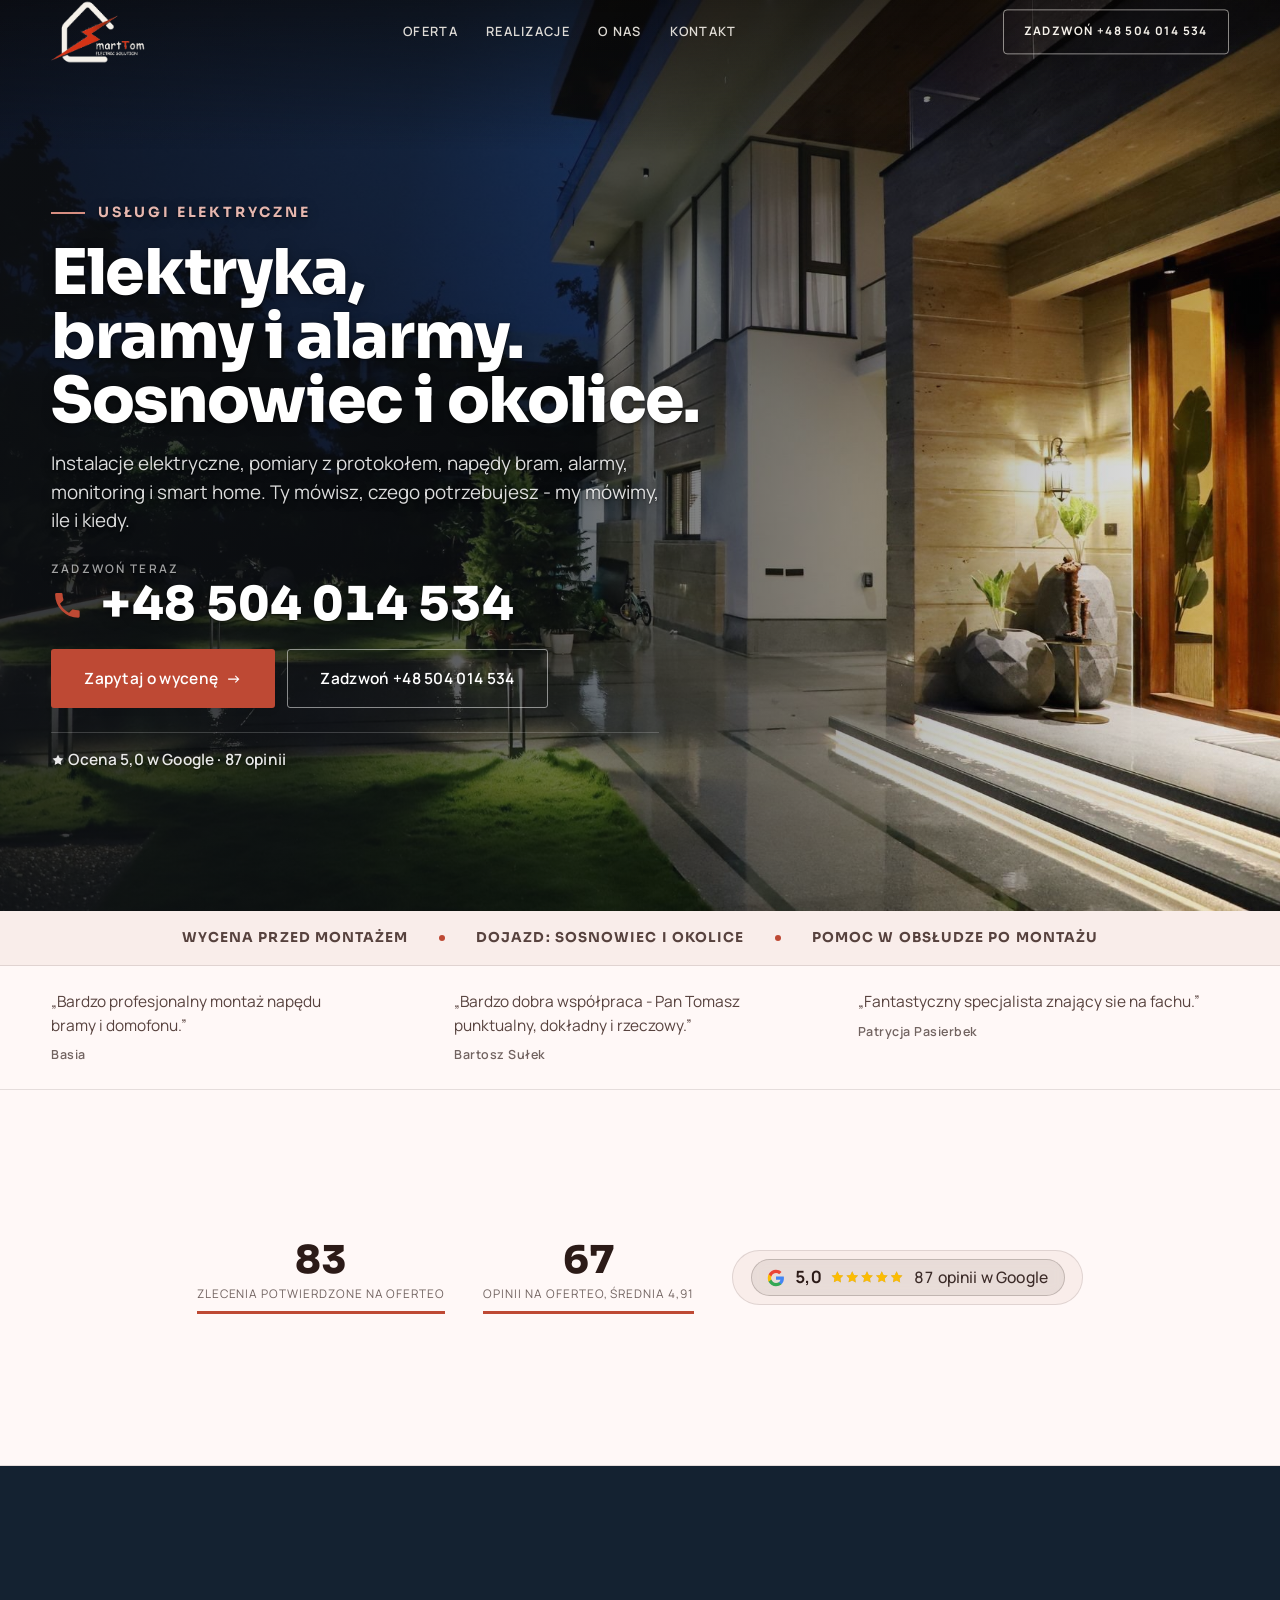
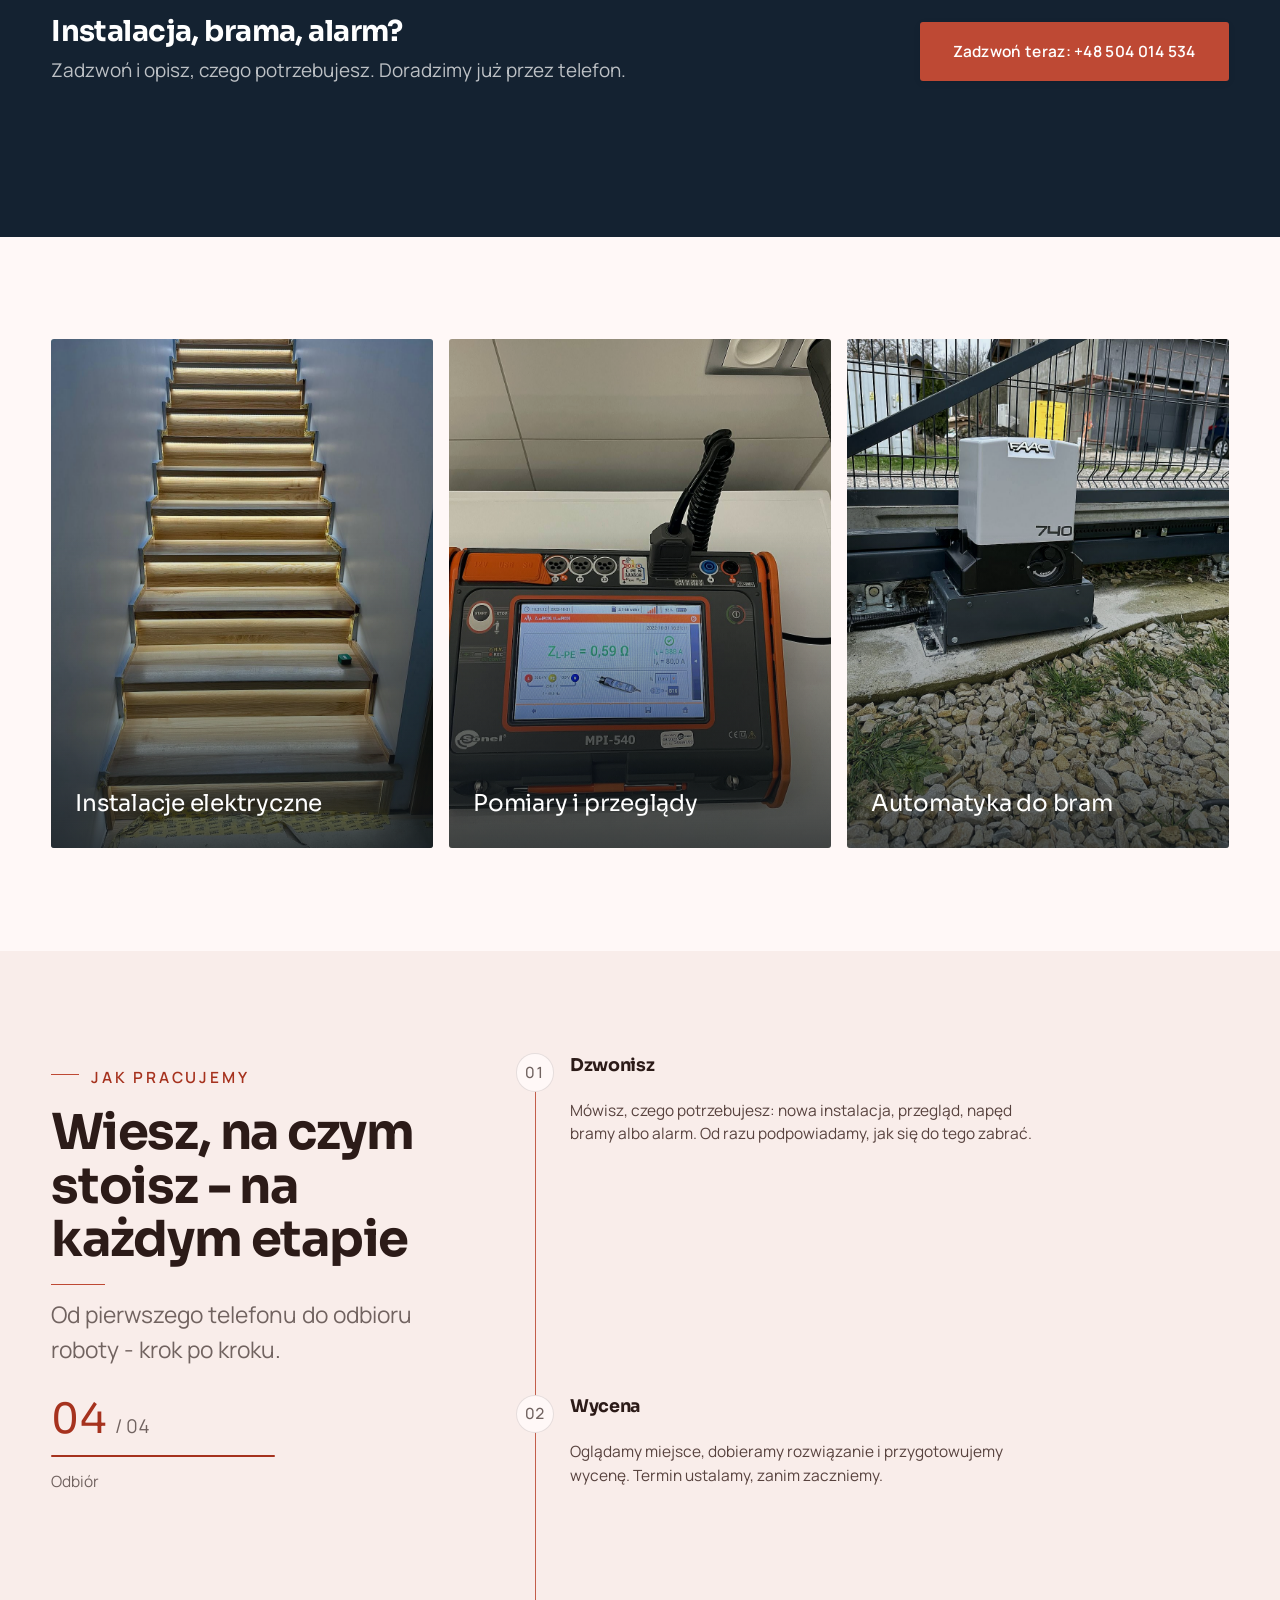
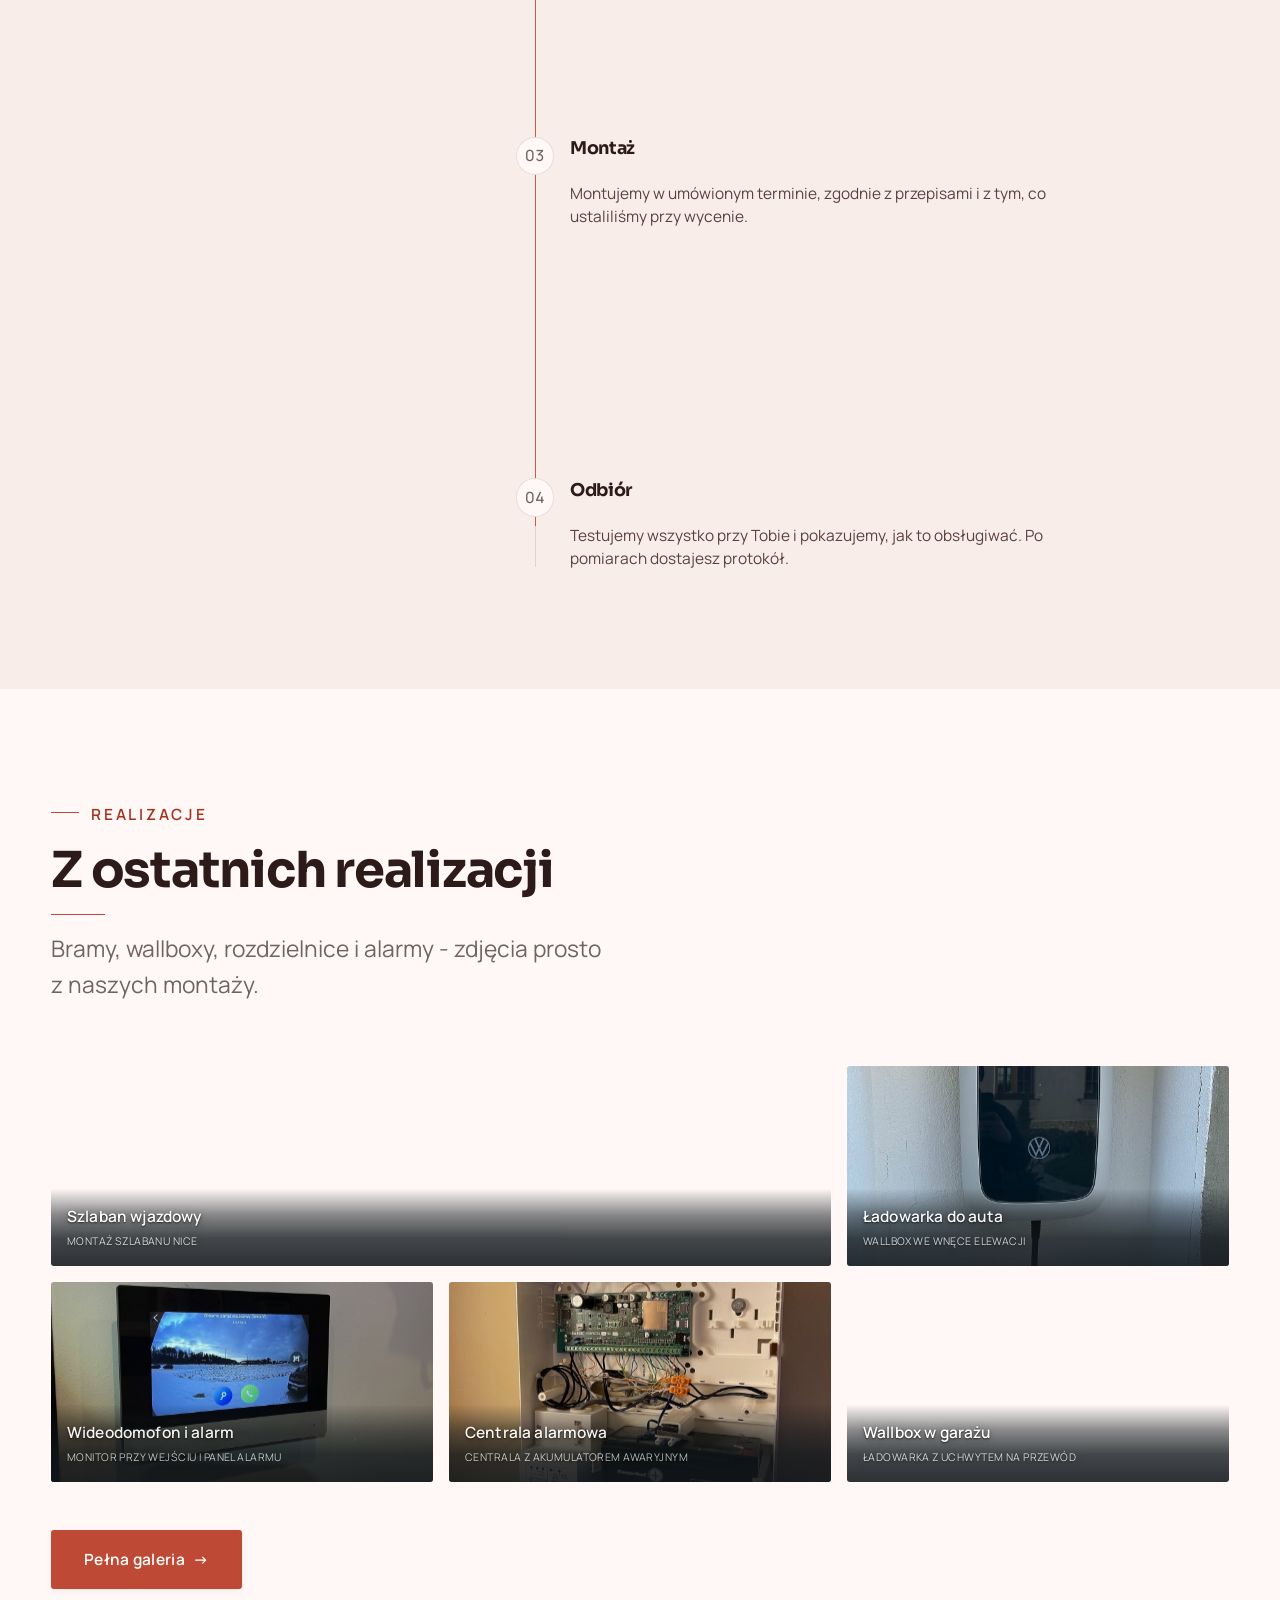
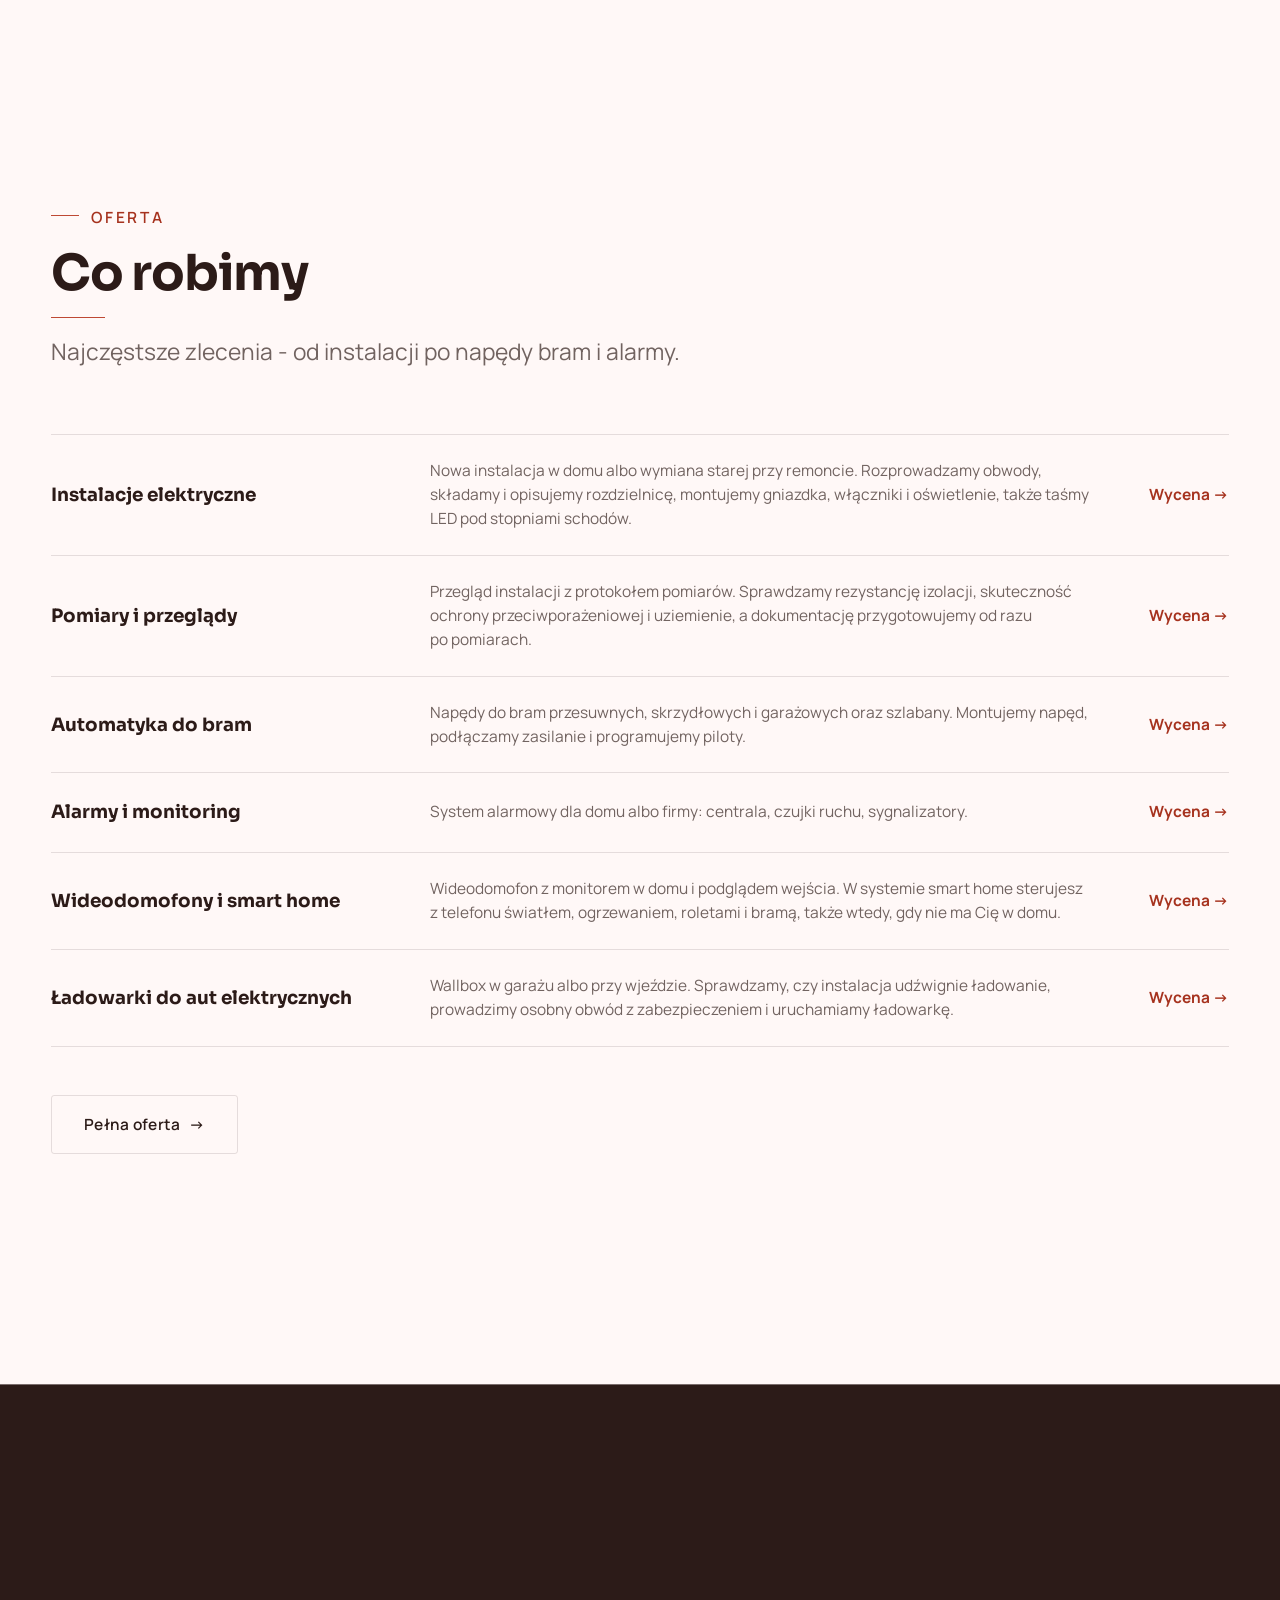
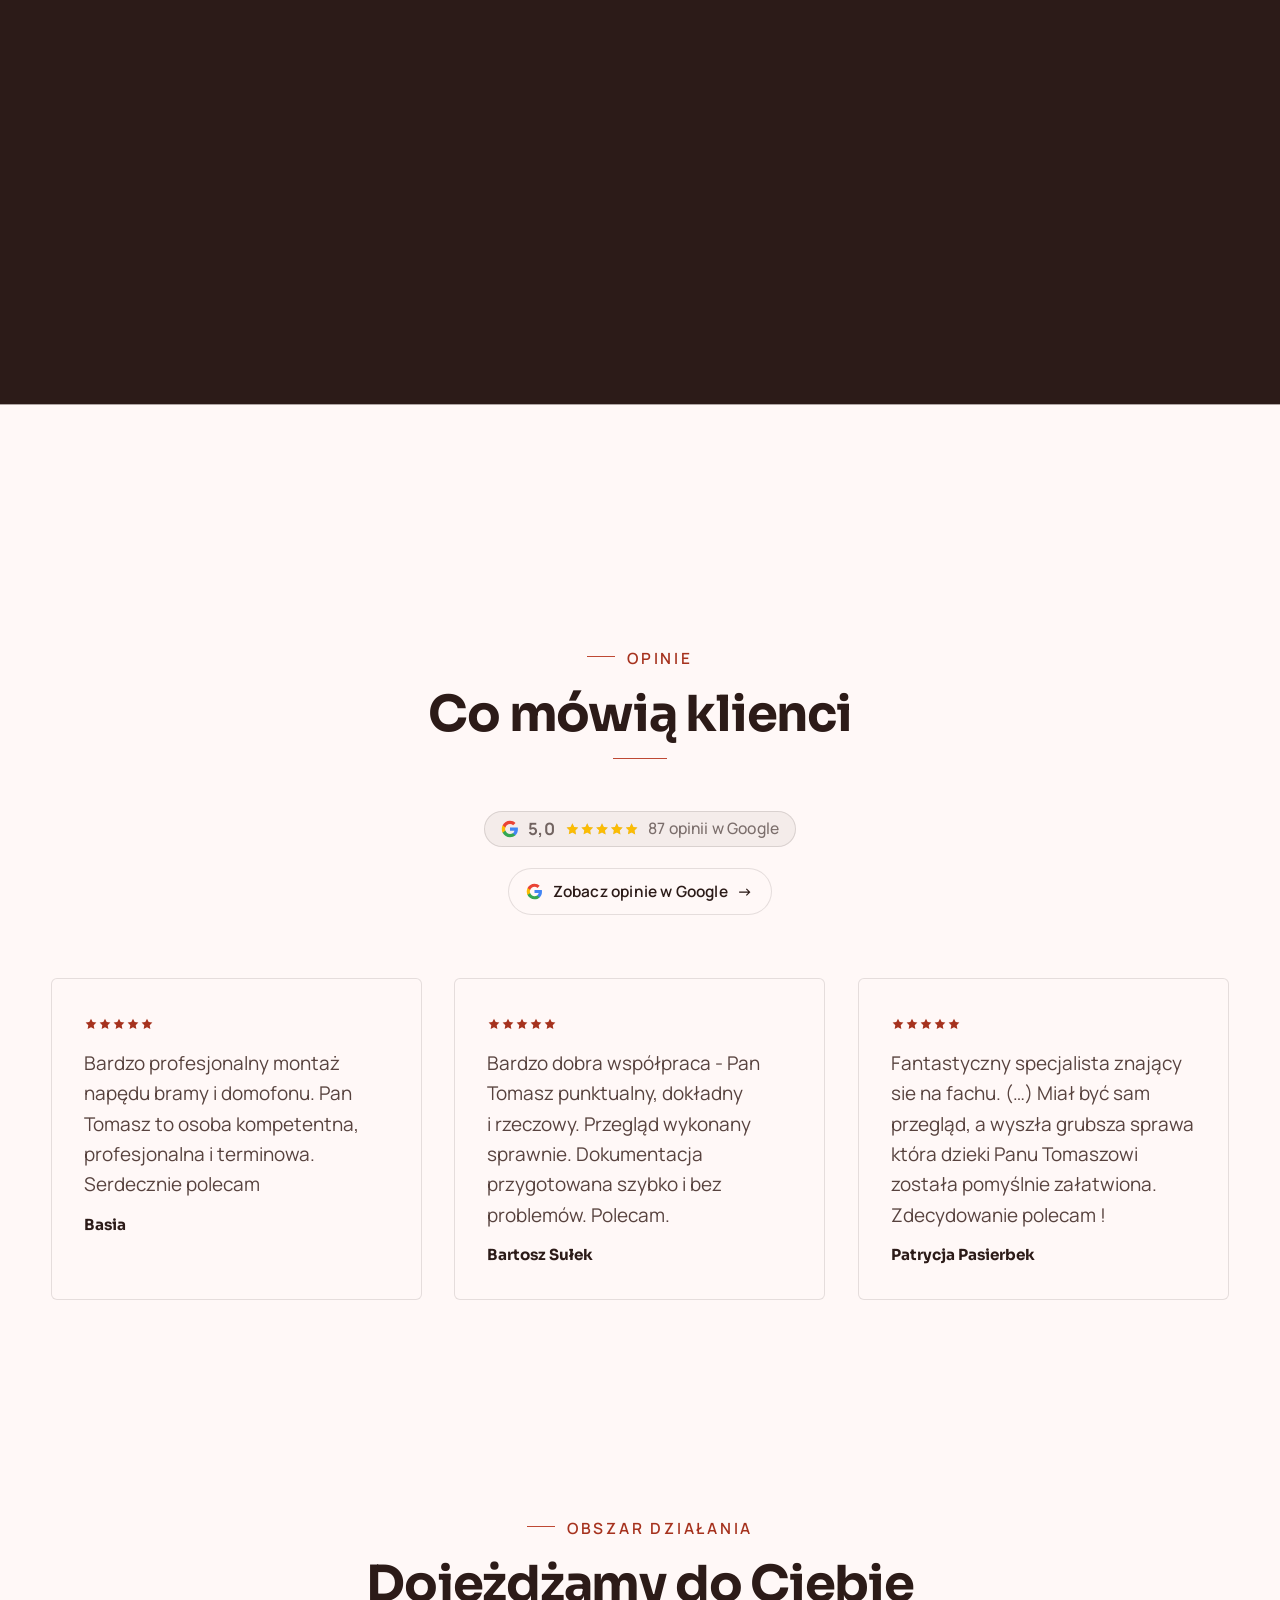
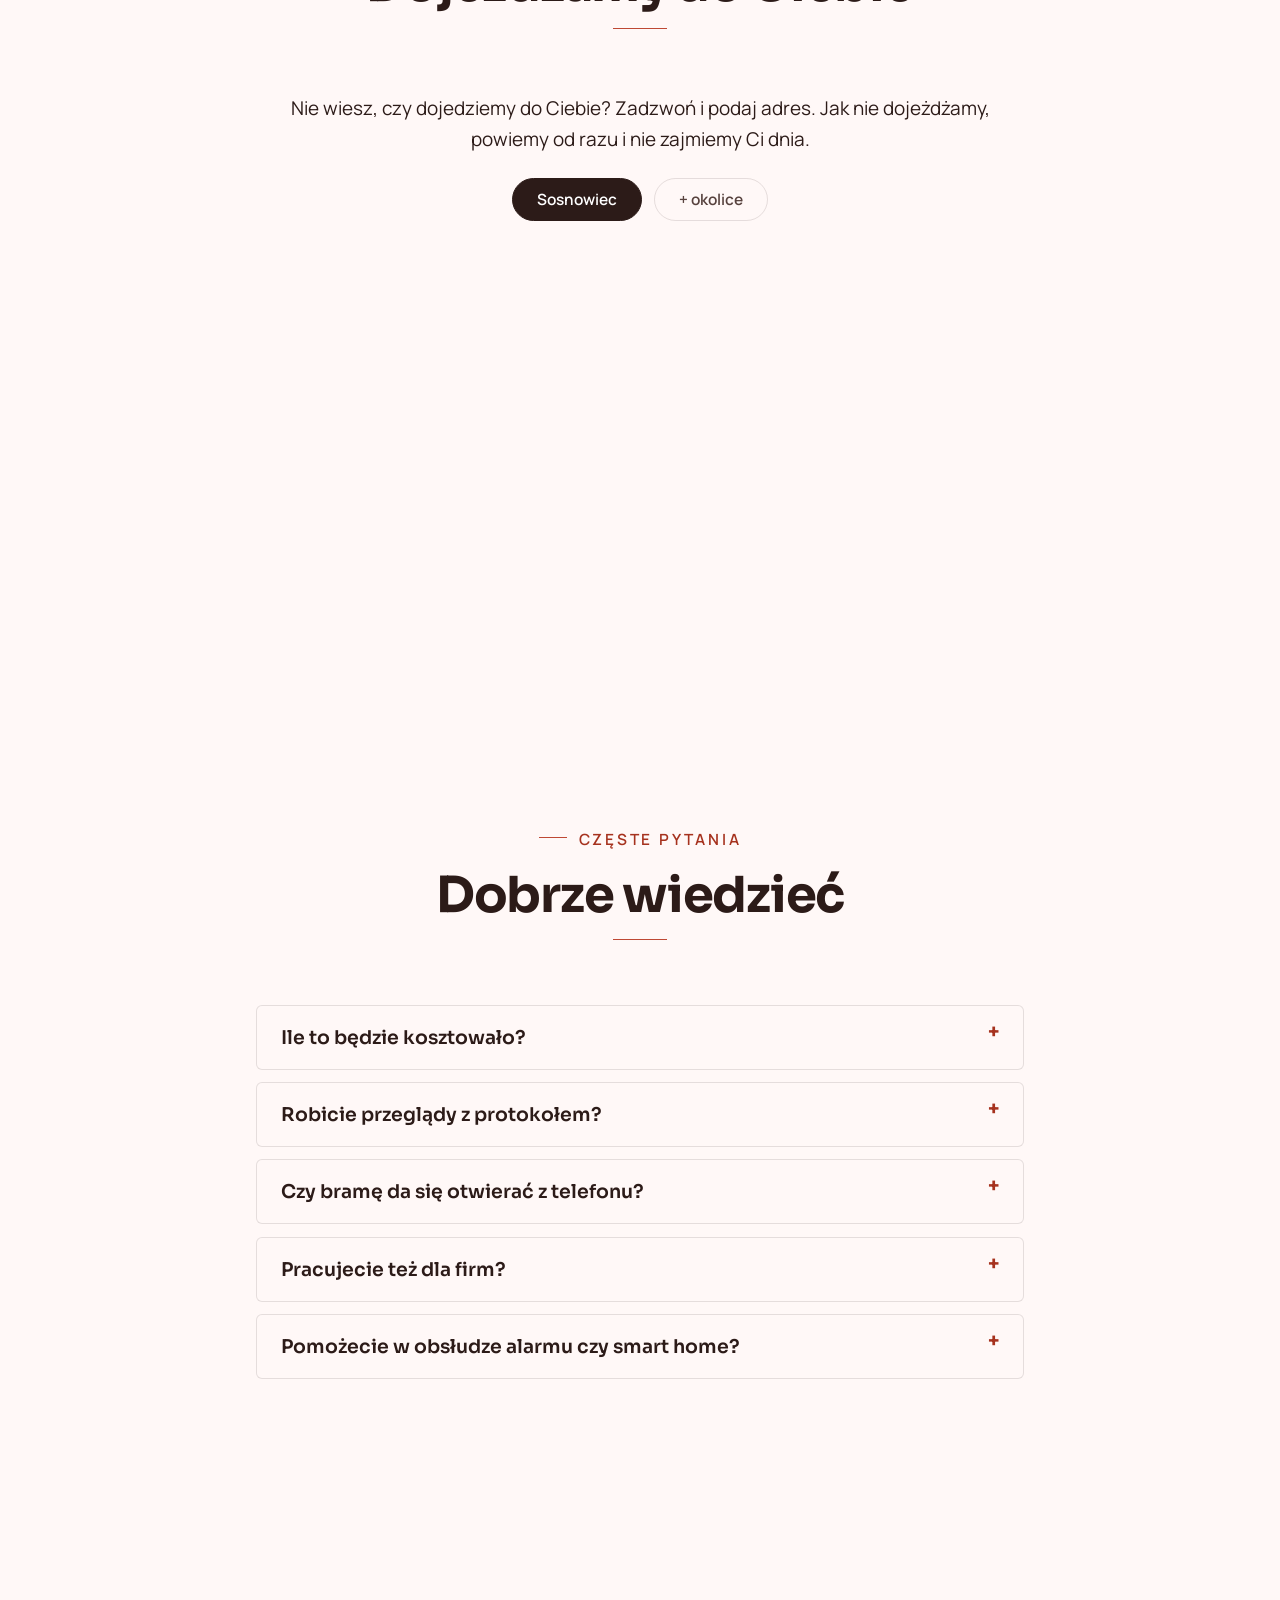
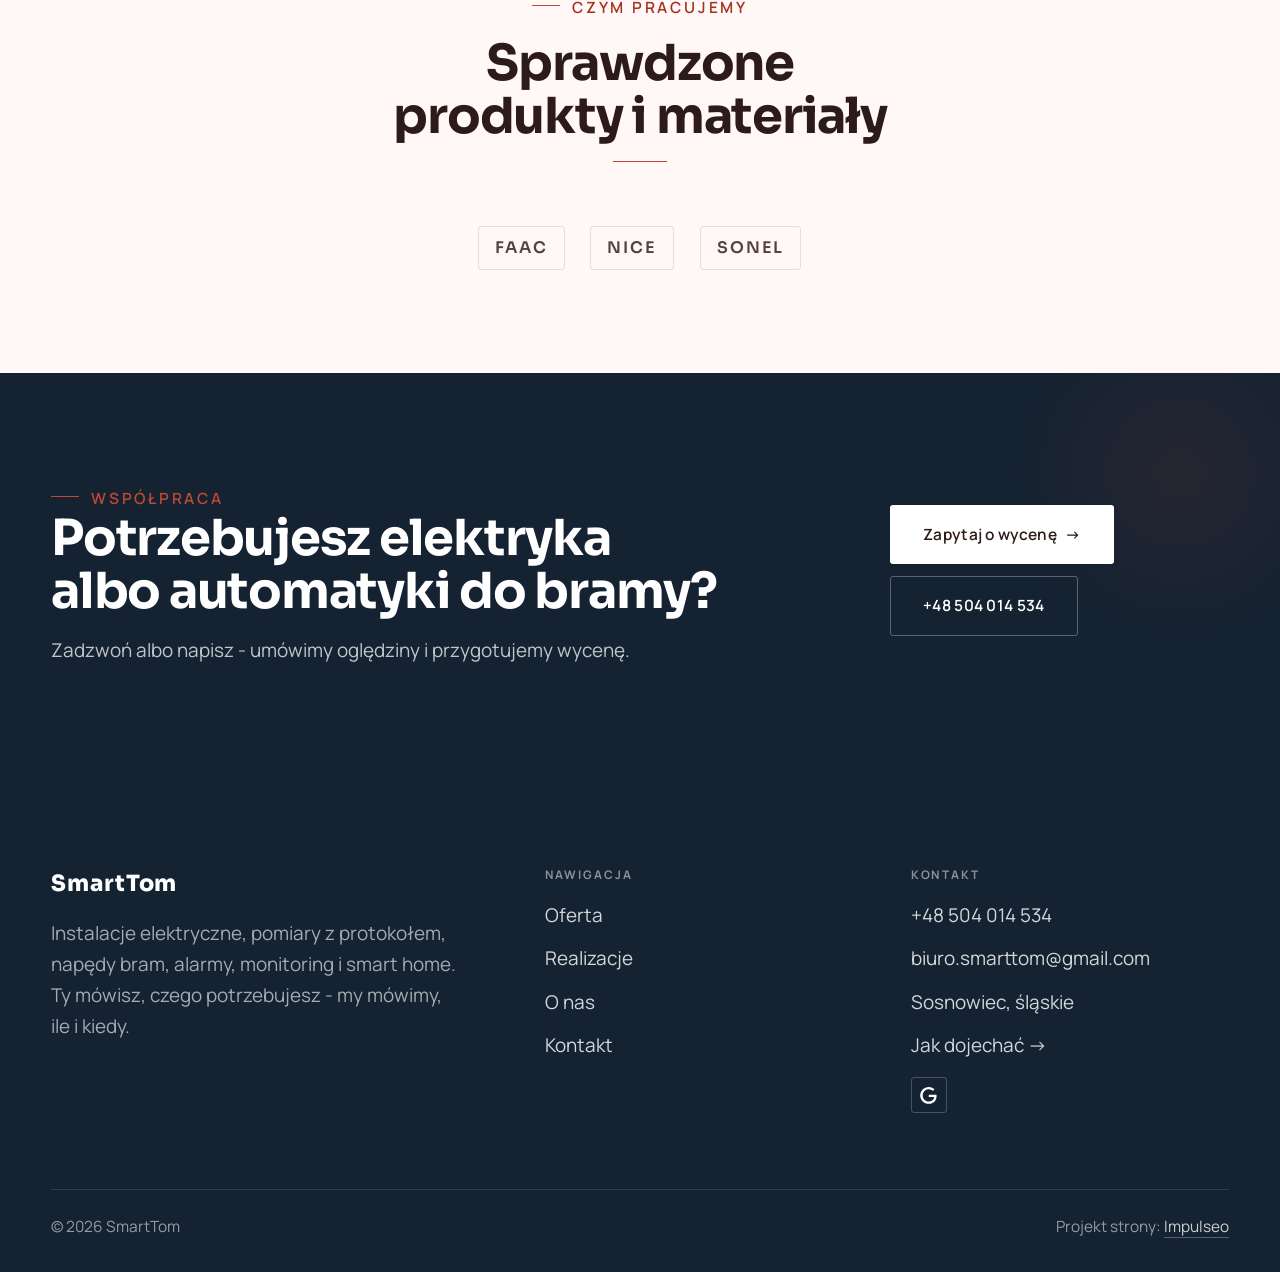
<file: index.html>
<!DOCTYPE html>
<html lang="pl">
<head>
<meta charset="UTF-8">
<meta name="viewport" content="width=device-width, initial-scale=1.0">
<title>SmartTom - elektryk, automatyka bram, alarmy i smart home</title>
<meta name="description" content="Elektryk w Sosnowcu z dojazdem: instalacje, pomiary z protokołem, napędy bram, szlabany, alarmy, monitoring, wallboxy i smart home. Zadzwoń: +48 504 014 534.">
<link rel="canonical" href="https://kris20032.github.io/smarttom/">
<meta name="robots" content="noindex, nofollow">
<meta property="og:type" content="website">
<meta property="og:locale" content="pl_PL">
<meta property="og:site_name" content="SmartTom">
<meta property="og:title" content="SmartTom - elektryk, automatyka bram, alarmy i smart home">
<meta property="og:description" content="Elektryk w Sosnowcu z dojazdem: instalacje, pomiary z protokołem, napędy bram, szlabany, alarmy, monitoring, wallboxy i smart home. Zadzwoń: +48 504 014 534.">
<meta property="og:url" content="https://kris20032.github.io/smarttom/">
<meta property="og:image" content="https://kris20032.github.io/smarttom/img/og.jpg">
<meta property="og:image:width" content="1200">
<meta property="og:image:height" content="630">
<meta name="twitter:card" content="summary_large_image">
<script type="application/ld+json">{"@context": "https://schema.org", "@type": "LocalBusiness", "name": "SmartTom", "url": "https://kris20032.github.io/smarttom/", "telephone": "+48504014534", "image": "https://kris20032.github.io/smarttom/img/og.jpg", "areaServed": "Sosnowiec", "sameAs": ["https://maps.google.com/?cid=1903874918068576149&g_mp=CiVnb29nbGUubWFwcy5wbGFjZXMudjEuUGxhY2VzLkdldFBsYWNlEAIYBCAA"]}</script>
<link rel="preconnect" href="https://fonts.googleapis.com">
<link rel="preconnect" href="https://fonts.gstatic.com" crossorigin>
<link href="https://fonts.googleapis.com/css2?family=Sora:wght@600;700;800&family=Manrope:wght@400;500;600&display=swap" rel="stylesheet">
<link rel="stylesheet" href="assets/styles.css?v=b43ddeea">
</head>
<body>

<header class="nav">
  <div class="wrap nav-inner">
    <a class="brand brand-has-logo" href="index.html"><img class="brand-logo-ciemne" src="img/logo-jasne.png" alt="SmartTom" width="490" height="331" decoding="async"><img class="brand-logo" src="img/logo.png" alt="SmartTom" width="490" height="331" decoding="async"></a>
    <nav class="nav-links">
      <a href="oferta.html">Oferta</a>
      <a href="realizacje.html">Realizacje</a>
      <a href="o-nas.html">O nas</a>
      <a href="kontakt.html">Kontakt</a>
      <a href="tel:+48504014534" class="btn btn-accent">Zadzwoń +48 504 014 534</a>
    </nav>
    <button class="nav-toggle" aria-label="Menu"><span></span><span></span><span></span></button>
  </div>
</header>

<main>
<section class="hero-fach">
  <img class="hf-photo" src="img/hero.jpg" fetchpriority="high" alt="SmartTom" width="1880" height="1253">
  <div class="hf-panel">
    <div class="hf-inner">
      <span class="hf-kicker">Usługi elektryczne</span>
      <h1 class="hf-title">Elektryka, bramy i alarmy. Sosnowiec i okolice. <em></em></h1>
      <p class="hf-lead">Instalacje elektryczne, pomiary z protokołem, napędy bram, alarmy, monitoring i smart home. Ty mówisz, czego potrzebujesz - my mówimy, ile i kiedy.</p>
      <a class="hf-phone" href="tel:+48504014534"><span class="hf-phone-lab">Zadzwoń teraz</span><span class="hf-phone-num"><svg class="ico-tel" width="16" height="16" viewBox="0 0 24 24" fill="none" aria-hidden="true"><path d="M6.6 10.8a15.5 15.5 0 0 0 6.6 6.6l2.2-2.2a1 1 0 0 1 1-.24 11.4 11.4 0 0 0 3.6.58 1 1 0 0 1 1 1V20a1 1 0 0 1-1 1A17 17 0 0 1 3 4a1 1 0 0 1 1-1h3.5a1 1 0 0 1 1 1c0 1.25.2 2.46.58 3.6a1 1 0 0 1-.25 1l-2.23 2.2Z" fill="currentColor"/></svg> +48 504 014 534</span></a>
      <div class="hf-actions">
        <a href="kontakt.html" class="btn btn-accent">Zapytaj o wycenę <span class="arr">→</span></a>
        <a href="tel:+48504014534" class="btn btn-ghost hf-ghost">Zadzwoń +48 504 014 534</a>
      </div>
      <div class="hf-trust"><svg class="ico-star" width="14" height="14" viewBox="0 0 24 24" style="vertical-align:-2px" aria-hidden="true"><path d="M12 2.8l2.85 5.8 6.4.93-4.63 4.5 1.1 6.37L12 17.4l-5.72 3 1.1-6.37-4.63-4.5 6.4-.93L12 2.8Z" fill="currentColor"/></svg> Ocena 5,0 w Google · 87 opinii</div>
    </div>
  </div>
</section>
<section class="fach-promise">
  <div class="wrap">
    <ul class="fp-row reveal"><li>Wycena przed montażem</li><li>Dojazd: Sosnowiec i okolice</li><li>Pomoc w obsłudze po montażu</li></ul>
  </div>
</section>
<section class="opinie-mini" aria-label="Opinie klientów">
  <div class="wrap">
    <div class="om-row">
      <div class="om-item reveal"><blockquote>„Bardzo profesjonalny montaż napędu bramy i domofonu.”</blockquote><span class="om-autor">Basia</span></div>
      <div class="om-item reveal"><blockquote>„Bardzo dobra współpraca - Pan Tomasz punktualny, dokładny i rzeczowy.”</blockquote><span class="om-autor">Bartosz Sułek</span></div>
      <div class="om-item reveal"><blockquote>„Fantastyczny specjalista znający sie na fachu.”</blockquote><span class="om-autor">Patrycja Pasierbek</span></div>
    </div>
  </div>
</section>
<section class="trust-bar">
  <div class="wrap">
    <div class="tb-stats">
      <div class="tb-stat reveal"><span class="tb-num">83</span><span class="tb-lab">zlecenia potwierdzone na Oferteo</span></div>
      <div class="tb-stat reveal"><span class="tb-num">67</span><span class="tb-lab">opinii na Oferteo, średnia 4,91</span></div>
    </div>
    <div class="tb-google reveal"><span class="g-badge"><svg class="gb-ico" viewBox="0 0 24 24" width="18" height="18" aria-hidden="true"><path fill="#4285F4" d="M22.56 12.25c0-.78-.07-1.53-.2-2.25H12v4.26h5.92c-.26 1.37-1.04 2.53-2.21 3.31v2.77h3.57c2.08-1.92 3.28-4.74 3.28-8.09z"/><path fill="#34A853" d="M12 23c2.97 0 5.46-.98 7.28-2.66l-3.57-2.77c-.98.66-2.23 1.06-3.71 1.06-2.86 0-5.29-1.93-6.16-4.53H2.18v2.84C3.99 20.53 7.7 23 12 23z"/><path fill="#FBBC05" d="M5.84 14.09c-.22-.66-.35-1.36-.35-2.09s.13-1.43.35-2.09V7.07H2.18C1.43 8.55 1 10.22 1 12s.43 3.45 1.18 4.93l2.85-2.22.81-.62z"/><path fill="#EA4335" d="M12 5.38c1.62 0 3.06.56 4.21 1.64l3.15-3.15C17.45 2.09 14.97 1 12 1 7.7 1 3.99 3.47 2.18 7.07l3.66 2.84c.87-2.6 3.3-4.53 6.16-4.53z"/></svg><b class="gb-ocena">5,0</b><svg class="gb-stars" viewBox="0 0 90 18" width="74" height="14.8" aria-hidden="true"><g fill="currentColor" opacity=".26"><path transform="translate(0,0)" d="M9 1.6l2.2 4.46 4.92.72-3.56 3.47.84 4.9L9 12.74l-4.4 2.31.84-4.9L1.88 6.68l4.92-.72L9 1.6Z"/><path transform="translate(18,0)" d="M9 1.6l2.2 4.46 4.92.72-3.56 3.47.84 4.9L9 12.74l-4.4 2.31.84-4.9L1.88 6.68l4.92-.72L9 1.6Z"/><path transform="translate(36,0)" d="M9 1.6l2.2 4.46 4.92.72-3.56 3.47.84 4.9L9 12.74l-4.4 2.31.84-4.9L1.88 6.68l4.92-.72L9 1.6Z"/><path transform="translate(54,0)" d="M9 1.6l2.2 4.46 4.92.72-3.56 3.47.84 4.9L9 12.74l-4.4 2.31.84-4.9L1.88 6.68l4.92-.72L9 1.6Z"/><path transform="translate(72,0)" d="M9 1.6l2.2 4.46 4.92.72-3.56 3.47.84 4.9L9 12.74l-4.4 2.31.84-4.9L1.88 6.68l4.92-.72L9 1.6Z"/></g><clipPath id="gs1000"><rect x="0" y="0" width="90.0" height="18"/></clipPath><g fill="#FBBC04" clip-path="url(#gs1000)"><path transform="translate(0,0)" d="M9 1.6l2.2 4.46 4.92.72-3.56 3.47.84 4.9L9 12.74l-4.4 2.31.84-4.9L1.88 6.68l4.92-.72L9 1.6Z"/><path transform="translate(18,0)" d="M9 1.6l2.2 4.46 4.92.72-3.56 3.47.84 4.9L9 12.74l-4.4 2.31.84-4.9L1.88 6.68l4.92-.72L9 1.6Z"/><path transform="translate(36,0)" d="M9 1.6l2.2 4.46 4.92.72-3.56 3.47.84 4.9L9 12.74l-4.4 2.31.84-4.9L1.88 6.68l4.92-.72L9 1.6Z"/><path transform="translate(54,0)" d="M9 1.6l2.2 4.46 4.92.72-3.56 3.47.84 4.9L9 12.74l-4.4 2.31.84-4.9L1.88 6.68l4.92-.72L9 1.6Z"/><path transform="translate(72,0)" d="M9 1.6l2.2 4.46 4.92.72-3.56 3.47.84 4.9L9 12.74l-4.4 2.31.84-4.9L1.88 6.68l4.92-.72L9 1.6Z"/></g></svg><span class="gb-txt">87 opinii w Google</span></span></div>
  </div>
</section>
<section class="awaria">
  <div class="wrap">
      <div class="reveal">
        <h3>Instalacja, brama, alarm?</h3>
        <p>Zadzwoń i opisz, czego potrzebujesz. Doradzimy już przez telefon.</p>
      </div>
      <a class="btn btn-accent" href="tel:+48504014534">Zadzwoń teraz: +48 504 014 534</a>
  </div>
</section>
<section class="gateways-band">
  <div class="wrap">
    <div class="gateways">
      <a href="oferta.html" class="gateway reveal"><img src="img/g1.jpg" alt="Instalacje elektryczne" loading="lazy" width="1200" height="1600" decoding="async"><span class="g-ttl">Instalacje elektryczne</span></a>
      <a href="oferta.html" class="gateway reveal"><img src="img/g2.jpg" alt="Pomiary i przeglądy" loading="lazy" width="1200" height="1600" decoding="async"><span class="g-ttl">Pomiary i przeglądy</span></a>
      <a href="oferta.html" class="gateway reveal"><img src="img/g3.jpg" alt="Automatyka do bram" loading="lazy" width="1200" height="1600" decoding="async"><span class="g-ttl">Automatyka do bram</span></a>
    </div>
  </div>
</section>
<section class="proces proces-os fachowcy">
  <div class="wrap proc-grid">
    <div class="proc-side">
      <div class="head reveal">
        <span class="eyebrow">Jak pracujemy</span>
        <h2>Wiesz, na czym stoisz - na każdym etapie</h2>
        <p>Od pierwszego telefonu do odbioru roboty - krok po kroku.</p>
      </div>
      <div class="proc-count" aria-hidden="true"><span class="pc-cur">01</span><span class="pc-all">/ 04</span></div>
      <div class="proc-bar" aria-hidden="true"><i></i></div>
      <p class="proc-now" aria-hidden="true">Dzwonisz</p>
    </div>
    <ol class="proces-line">
      <li class="reveal"><span class="pno">01</span><h3>Dzwonisz</h3><p>Mówisz, czego potrzebujesz: nowa instalacja, przegląd, napęd bramy albo alarm. Od razu podpowiadamy, jak się do tego zabrać.</p></li>
      <li class="reveal"><span class="pno">02</span><h3>Wycena</h3><p>Oglądamy miejsce, dobieramy rozwiązanie i przygotowujemy wycenę. Termin ustalamy, zanim zaczniemy.</p></li>
      <li class="reveal"><span class="pno">03</span><h3>Montaż</h3><p>Montujemy w umówionym terminie, zgodnie z przepisami i z tym, co ustaliliśmy przy wycenie.</p></li>
      <li class="reveal"><span class="pno">04</span><h3>Odbiór</h3><p>Testujemy wszystko przy Tobie i pokazujemy, jak to obsługiwać. Po pomiarach dostajesz protokół.</p></li>
    </ol>
  </div>
</section>
<section>
  <div class="wrap">
    <div class="head reveal">
      <span class="eyebrow">Realizacje</span>
      <h2>Z ostatnich realizacji</h2>
      <p>Bramy, wallboxy, rozdzielnice i alarmy - zdjęcia prosto z naszych montaży.</p>
    </div>
    <div class="gallery">
      <div class="tile t-two3 reveal"><img src="img/g4.jpg" alt="Szlaban wjazdowy" loading="lazy" width="1200" height="1600" decoding="async"><div class="cap">Szlaban wjazdowy<small>Montaż szlabanu Nice</small></div></div>
      <div class="tile t-third reveal"><img src="img/g5.jpg" alt="Ładowarka do auta" loading="lazy" width="1200" height="1600" decoding="async"><div class="cap">Ładowarka do auta<small>Wallbox we wnęce elewacji</small></div></div>
      <div class="tile t-third reveal"><img src="img/g6.jpg" alt="Wideodomofon i alarm" loading="lazy" width="1106" height="1518" decoding="async"><div class="cap">Wideodomofon i alarm<small>Monitor przy wejściu i panel alarmu</small></div></div>
      <div class="tile t-third reveal"><img src="img/g7.jpg" alt="Centrala alarmowa" loading="lazy" width="1080" height="1502" decoding="async"><div class="cap">Centrala alarmowa<small>Centrala z akumulatorem awaryjnym</small></div></div>
      <div class="tile t-third reveal"><img src="img/g8.jpg" alt="Wallbox w garażu" loading="lazy" width="1200" height="1600" decoding="async"><div class="cap">Wallbox w garażu<small>Ładowarka z uchwytem na przewód</small></div></div>
    </div>
    <div style="margin-top:var(--space-7)" class="reveal"><a href="realizacje.html" class="btn btn-accent">Pełna galeria <span class="arr">→</span></a></div>
  </div>
</section>
<section class="fach-uslugi">
  <div class="wrap">
    <div class="head reveal">
      <span class="eyebrow">Oferta</span>
      <h2>Co robimy</h2>
      <p>Najczęstsze zlecenia - od instalacji po napędy bram i alarmy.</p>
    </div>
    <ul class="fu-list">
      <li class="fu-row reveal"><div class="fu-name">Instalacje elektryczne</div><div class="fu-desc">Nowa instalacja w domu albo wymiana starej przy remoncie. Rozprowadzamy obwody, składamy i opisujemy rozdzielnicę, montujemy gniazdka, włączniki i oświetlenie, także taśmy LED pod stopniami schodów.</div><a class="fu-cta" href="kontakt.html">Wycena <span class="arr">→</span></a></li>
      <li class="fu-row reveal"><div class="fu-name">Pomiary i przeglądy</div><div class="fu-desc">Przegląd instalacji z protokołem pomiarów. Sprawdzamy rezystancję izolacji, skuteczność ochrony przeciwporażeniowej i uziemienie, a dokumentację przygotowujemy od razu po pomiarach.</div><a class="fu-cta" href="kontakt.html">Wycena <span class="arr">→</span></a></li>
      <li class="fu-row reveal"><div class="fu-name">Automatyka do bram</div><div class="fu-desc">Napędy do bram przesuwnych, skrzydłowych i garażowych oraz szlabany. Montujemy napęd, podłączamy zasilanie i programujemy piloty.</div><a class="fu-cta" href="kontakt.html">Wycena <span class="arr">→</span></a></li>
      <li class="fu-row reveal"><div class="fu-name">Alarmy i monitoring</div><div class="fu-desc">System alarmowy dla domu albo firmy: centrala, czujki ruchu, sygnalizatory.</div><a class="fu-cta" href="kontakt.html">Wycena <span class="arr">→</span></a></li>
      <li class="fu-row reveal"><div class="fu-name">Wideodomofony i smart home</div><div class="fu-desc">Wideodomofon z monitorem w domu i podglądem wejścia. W systemie smart home sterujesz z telefonu światłem, ogrzewaniem, roletami i bramą, także wtedy, gdy nie ma Cię w domu.</div><a class="fu-cta" href="kontakt.html">Wycena <span class="arr">→</span></a></li>
      <li class="fu-row reveal"><div class="fu-name">Ładowarki do aut elektrycznych</div><div class="fu-desc">Wallbox w garażu albo przy wjeździe. Sprawdzamy, czy instalacja udźwignie ładowanie, prowadzimy osobny obwód z zabezpieczeniem i uruchamiamy ładowarkę.</div><a class="fu-cta" href="kontakt.html">Wycena <span class="arr">→</span></a></li>
    </ul>
    <div style="margin-top:var(--space-7)" class="reveal"><a href="oferta.html" class="btn btn-ghost">Pełna oferta <span class="arr">→</span></a></div>
  </div>
</section>
<section class="stopklatka" aria-hidden="true">
  <div class="stk-bg" style="background-image:url(img/stk.jpg)"></div>
</section>

<section class="opinie">
  <div class="wrap">
    <div class="head center reveal">
      <span class="eyebrow">Opinie</span>
      <h2>Co mówią klienci</h2>
    </div>
    <p class="op-meta reveal"><span class="g-badge"><svg class="gb-ico" viewBox="0 0 24 24" width="18" height="18" aria-hidden="true"><path fill="#4285F4" d="M22.56 12.25c0-.78-.07-1.53-.2-2.25H12v4.26h5.92c-.26 1.37-1.04 2.53-2.21 3.31v2.77h3.57c2.08-1.92 3.28-4.74 3.28-8.09z"/><path fill="#34A853" d="M12 23c2.97 0 5.46-.98 7.28-2.66l-3.57-2.77c-.98.66-2.23 1.06-3.71 1.06-2.86 0-5.29-1.93-6.16-4.53H2.18v2.84C3.99 20.53 7.7 23 12 23z"/><path fill="#FBBC05" d="M5.84 14.09c-.22-.66-.35-1.36-.35-2.09s.13-1.43.35-2.09V7.07H2.18C1.43 8.55 1 10.22 1 12s.43 3.45 1.18 4.93l2.85-2.22.81-.62z"/><path fill="#EA4335" d="M12 5.38c1.62 0 3.06.56 4.21 1.64l3.15-3.15C17.45 2.09 14.97 1 12 1 7.7 1 3.99 3.47 2.18 7.07l3.66 2.84c.87-2.6 3.3-4.53 6.16-4.53z"/></svg><b class="gb-ocena">5,0</b><svg class="gb-stars" viewBox="0 0 90 18" width="74" height="14.8" aria-hidden="true"><g fill="currentColor" opacity=".26"><path transform="translate(0,0)" d="M9 1.6l2.2 4.46 4.92.72-3.56 3.47.84 4.9L9 12.74l-4.4 2.31.84-4.9L1.88 6.68l4.92-.72L9 1.6Z"/><path transform="translate(18,0)" d="M9 1.6l2.2 4.46 4.92.72-3.56 3.47.84 4.9L9 12.74l-4.4 2.31.84-4.9L1.88 6.68l4.92-.72L9 1.6Z"/><path transform="translate(36,0)" d="M9 1.6l2.2 4.46 4.92.72-3.56 3.47.84 4.9L9 12.74l-4.4 2.31.84-4.9L1.88 6.68l4.92-.72L9 1.6Z"/><path transform="translate(54,0)" d="M9 1.6l2.2 4.46 4.92.72-3.56 3.47.84 4.9L9 12.74l-4.4 2.31.84-4.9L1.88 6.68l4.92-.72L9 1.6Z"/><path transform="translate(72,0)" d="M9 1.6l2.2 4.46 4.92.72-3.56 3.47.84 4.9L9 12.74l-4.4 2.31.84-4.9L1.88 6.68l4.92-.72L9 1.6Z"/></g><clipPath id="gs1000"><rect x="0" y="0" width="90.0" height="18"/></clipPath><g fill="#FBBC04" clip-path="url(#gs1000)"><path transform="translate(0,0)" d="M9 1.6l2.2 4.46 4.92.72-3.56 3.47.84 4.9L9 12.74l-4.4 2.31.84-4.9L1.88 6.68l4.92-.72L9 1.6Z"/><path transform="translate(18,0)" d="M9 1.6l2.2 4.46 4.92.72-3.56 3.47.84 4.9L9 12.74l-4.4 2.31.84-4.9L1.88 6.68l4.92-.72L9 1.6Z"/><path transform="translate(36,0)" d="M9 1.6l2.2 4.46 4.92.72-3.56 3.47.84 4.9L9 12.74l-4.4 2.31.84-4.9L1.88 6.68l4.92-.72L9 1.6Z"/><path transform="translate(54,0)" d="M9 1.6l2.2 4.46 4.92.72-3.56 3.47.84 4.9L9 12.74l-4.4 2.31.84-4.9L1.88 6.68l4.92-.72L9 1.6Z"/><path transform="translate(72,0)" d="M9 1.6l2.2 4.46 4.92.72-3.56 3.47.84 4.9L9 12.74l-4.4 2.31.84-4.9L1.88 6.68l4.92-.72L9 1.6Z"/></g></svg><span class="gb-txt">87 opinii w Google</span></span></p>
    <p class="op-meta reveal"><a class="op-google" href="https://maps.google.com/?cid=1903874918068576149&amp;g_mp=CiVnb29nbGUubWFwcy5wbGFjZXMudjEuUGxhY2VzLkdldFBsYWNlEAIYBCAA" target="_blank" rel="noopener"><svg class="op-g-ico" viewBox="0 0 24 24" width="17" height="17" aria-hidden="true"><path fill="#4285F4" d="M22.56 12.25c0-.78-.07-1.53-.2-2.25H12v4.26h5.92c-.26 1.37-1.04 2.53-2.21 3.31v2.77h3.57c2.08-1.92 3.28-4.74 3.28-8.09z"/><path fill="#34A853" d="M12 23c2.97 0 5.46-.98 7.28-2.66l-3.57-2.77c-.98.66-2.23 1.06-3.71 1.06-2.86 0-5.29-1.93-6.16-4.53H2.18v2.84C3.99 20.53 7.7 23 12 23z"/><path fill="#FBBC05" d="M5.84 14.09c-.22-.66-.35-1.36-.35-2.09s.13-1.43.35-2.09V7.07H2.18C1.43 8.55 1 10.22 1 12s.43 3.45 1.18 4.93l2.85-2.22.81-.62z"/><path fill="#EA4335" d="M12 5.38c1.62 0 3.06.56 4.21 1.64l3.15-3.15C17.45 2.09 14.97 1 12 1 7.7 1 3.99 3.47 2.18 7.07l3.66 2.84c.87-2.6 3.3-4.53 6.16-4.53z"/></svg><span>Zobacz opinie w Google</span><span class="arr">→</span></a></p>
    <div class="opinie-grid">
      <figure class="op-card reveal"><span class="op-star"><svg class="ico-star" width="14" height="14" viewBox="0 0 24 24" style="vertical-align:-2px" aria-hidden="true"><path d="M12 2.8l2.85 5.8 6.4.93-4.63 4.5 1.1 6.37L12 17.4l-5.72 3 1.1-6.37-4.63-4.5 6.4-.93L12 2.8Z" fill="currentColor"/></svg><svg class="ico-star" width="14" height="14" viewBox="0 0 24 24" style="vertical-align:-2px" aria-hidden="true"><path d="M12 2.8l2.85 5.8 6.4.93-4.63 4.5 1.1 6.37L12 17.4l-5.72 3 1.1-6.37-4.63-4.5 6.4-.93L12 2.8Z" fill="currentColor"/></svg><svg class="ico-star" width="14" height="14" viewBox="0 0 24 24" style="vertical-align:-2px" aria-hidden="true"><path d="M12 2.8l2.85 5.8 6.4.93-4.63 4.5 1.1 6.37L12 17.4l-5.72 3 1.1-6.37-4.63-4.5 6.4-.93L12 2.8Z" fill="currentColor"/></svg><svg class="ico-star" width="14" height="14" viewBox="0 0 24 24" style="vertical-align:-2px" aria-hidden="true"><path d="M12 2.8l2.85 5.8 6.4.93-4.63 4.5 1.1 6.37L12 17.4l-5.72 3 1.1-6.37-4.63-4.5 6.4-.93L12 2.8Z" fill="currentColor"/></svg><svg class="ico-star" width="14" height="14" viewBox="0 0 24 24" style="vertical-align:-2px" aria-hidden="true"><path d="M12 2.8l2.85 5.8 6.4.93-4.63 4.5 1.1 6.37L12 17.4l-5.72 3 1.1-6.37-4.63-4.5 6.4-.93L12 2.8Z" fill="currentColor"/></svg></span><blockquote>Bardzo profesjonalny montaż napędu bramy i domofonu. Pan Tomasz to osoba kompetentna, profesjonalna i terminowa. Serdecznie polecam</blockquote><span class="op-autor">Basia</span></figure>
      <figure class="op-card reveal"><span class="op-star"><svg class="ico-star" width="14" height="14" viewBox="0 0 24 24" style="vertical-align:-2px" aria-hidden="true"><path d="M12 2.8l2.85 5.8 6.4.93-4.63 4.5 1.1 6.37L12 17.4l-5.72 3 1.1-6.37-4.63-4.5 6.4-.93L12 2.8Z" fill="currentColor"/></svg><svg class="ico-star" width="14" height="14" viewBox="0 0 24 24" style="vertical-align:-2px" aria-hidden="true"><path d="M12 2.8l2.85 5.8 6.4.93-4.63 4.5 1.1 6.37L12 17.4l-5.72 3 1.1-6.37-4.63-4.5 6.4-.93L12 2.8Z" fill="currentColor"/></svg><svg class="ico-star" width="14" height="14" viewBox="0 0 24 24" style="vertical-align:-2px" aria-hidden="true"><path d="M12 2.8l2.85 5.8 6.4.93-4.63 4.5 1.1 6.37L12 17.4l-5.72 3 1.1-6.37-4.63-4.5 6.4-.93L12 2.8Z" fill="currentColor"/></svg><svg class="ico-star" width="14" height="14" viewBox="0 0 24 24" style="vertical-align:-2px" aria-hidden="true"><path d="M12 2.8l2.85 5.8 6.4.93-4.63 4.5 1.1 6.37L12 17.4l-5.72 3 1.1-6.37-4.63-4.5 6.4-.93L12 2.8Z" fill="currentColor"/></svg><svg class="ico-star" width="14" height="14" viewBox="0 0 24 24" style="vertical-align:-2px" aria-hidden="true"><path d="M12 2.8l2.85 5.8 6.4.93-4.63 4.5 1.1 6.37L12 17.4l-5.72 3 1.1-6.37-4.63-4.5 6.4-.93L12 2.8Z" fill="currentColor"/></svg></span><blockquote>Bardzo dobra współpraca - Pan Tomasz punktualny, dokładny i rzeczowy. Przegląd wykonany sprawnie. Dokumentacja przygotowana szybko i bez problemów. Polecam.</blockquote><span class="op-autor">Bartosz Sułek</span></figure>
      <figure class="op-card reveal"><span class="op-star"><svg class="ico-star" width="14" height="14" viewBox="0 0 24 24" style="vertical-align:-2px" aria-hidden="true"><path d="M12 2.8l2.85 5.8 6.4.93-4.63 4.5 1.1 6.37L12 17.4l-5.72 3 1.1-6.37-4.63-4.5 6.4-.93L12 2.8Z" fill="currentColor"/></svg><svg class="ico-star" width="14" height="14" viewBox="0 0 24 24" style="vertical-align:-2px" aria-hidden="true"><path d="M12 2.8l2.85 5.8 6.4.93-4.63 4.5 1.1 6.37L12 17.4l-5.72 3 1.1-6.37-4.63-4.5 6.4-.93L12 2.8Z" fill="currentColor"/></svg><svg class="ico-star" width="14" height="14" viewBox="0 0 24 24" style="vertical-align:-2px" aria-hidden="true"><path d="M12 2.8l2.85 5.8 6.4.93-4.63 4.5 1.1 6.37L12 17.4l-5.72 3 1.1-6.37-4.63-4.5 6.4-.93L12 2.8Z" fill="currentColor"/></svg><svg class="ico-star" width="14" height="14" viewBox="0 0 24 24" style="vertical-align:-2px" aria-hidden="true"><path d="M12 2.8l2.85 5.8 6.4.93-4.63 4.5 1.1 6.37L12 17.4l-5.72 3 1.1-6.37-4.63-4.5 6.4-.93L12 2.8Z" fill="currentColor"/></svg><svg class="ico-star" width="14" height="14" viewBox="0 0 24 24" style="vertical-align:-2px" aria-hidden="true"><path d="M12 2.8l2.85 5.8 6.4.93-4.63 4.5 1.1 6.37L12 17.4l-5.72 3 1.1-6.37-4.63-4.5 6.4-.93L12 2.8Z" fill="currentColor"/></svg></span><blockquote>Fantastyczny specjalista znający sie na fachu. (…) Miał być sam przegląd, a wyszła grubsza sprawa która dzieki Panu Tomaszowi została pomyślnie załatwiona. Zdecydowanie polecam !</blockquote><span class="op-autor">Patrycja Pasierbek</span></figure>
    </div>
  </div>
</section>
<section class="obszar">
  <div class="wrap">
    <div class="head center reveal">
      <span class="eyebrow">Obszar działania</span>
      <h2>Dojeżdżamy do Ciebie</h2>
    </div>
    <p class="obszar-txt reveal" style="text-align:center;max-width:60ch;margin:0 auto 1.4rem">Nie wiesz, czy dojedziemy do Ciebie? Zadzwoń i podaj adres. Jak nie dojeżdżamy, powiemy od razu i nie zajmiemy Ci dnia.</p>
    <ul class="obszar-list reveal"><li class="is-home">Sosnowiec</li><li>+ okolice</li></ul>
    <div class="obszar-mapa reveal" style="margin-top:var(--space-7)">
      <iframe title="Obszar działania - Sosnowiec i okolice" src="https://maps.google.com/maps?q=Sosnowiec&amp;z=11&amp;output=embed" loading="lazy" referrerpolicy="no-referrer-when-downgrade" style="width:100%;height:clamp(280px,38vh,420px);border:0;display:block;border-radius:var(--r-md)"></iframe>
    </div>
  </div>
</section>
<section class="faq-klinika">
  <div class="wrap">
    <div class="head center reveal">
      <span class="eyebrow">Częste pytania</span>
      <h2>Dobrze wiedzieć</h2>
    </div>
    <div class="faq-list">
      <details class="faq-item reveal"><summary>Ile to będzie kosztowało?</summary><p>Zależy od zakresu. Proste rzeczy wycenimy przez telefon, większą instalację albo system alarmowy po obejrzeniu miejsca. Cenę znasz, zanim zaczniemy.</p></details>
      <details class="faq-item reveal"><summary>Robicie przeglądy z protokołem?</summary><p>Tak. Mierzymy rezystancję izolacji, skuteczność ochrony przeciwporażeniowej i uziemienie, a protokół pomiarowy przygotowujemy zaraz po pomiarach.</p></details>
      <details class="faq-item reveal"><summary>Czy bramę da się otwierać z telefonu?</summary><p>Tak. Napęd steruje się pilotem, a można go też obsługiwać z telefonu albo podpiąć pod system smart home.</p></details>
      <details class="faq-item reveal"><summary>Pracujecie też dla firm?</summary><p>Tak. Robimy małe zlecenia w domach i mieszkaniach, ale też większe instalacje w firmach, biurach, magazynach i obiektach przemysłowych.</p></details>
      <details class="faq-item reveal"><summary>Pomożecie w obsłudze alarmu czy smart home?</summary><p>Tak. Po montażu ustawiamy system, pokazujemy, jak z niego korzystać, i pomagamy, gdy coś trzeba zmienić w ustawieniach.</p></details>
    </div>
  </div>
</section>
<section class="auto-marki">
  <div class="wrap">
    <div class="head center reveal">
      <span class="eyebrow">Czym pracujemy</span>
      <h2>Sprawdzone produkty i materiały</h2>
    </div>
    <ul class="marki-list reveal"><li>FAAC</li><li>Nice</li><li>Sonel</li></ul>
  </div>
</section>
<section class="cta">
  <div class="wrap">
    <div class="reveal">
      <span class="eyebrow">Współpraca</span>
      <h2>Potrzebujesz elektryka albo automatyki do bramy?</h2>
      <p>Zadzwoń albo napisz - umówimy oględziny i przygotujemy wycenę.</p>
    </div>
    <div class="cta-actions reveal">
      <a href="kontakt.html" class="btn btn-light">Zapytaj o wycenę <span class="arr">→</span></a>
      <a href="tel:+48504014534" class="btn btn-ghost btn-ghost-cta">+48 504 014 534</a>
    </div>
  </div>
</section>
</main>

<footer>
  <div class="wrap">
    <div class="foot-grid">
      <div class="foot-brand">
        <div class="name">SmartTom</div>
        <p>Instalacje elektryczne, pomiary z protokołem, napędy bram, alarmy, monitoring i smart home. Ty mówisz, czego potrzebujesz - my mówimy, ile i kiedy.</p>
      </div>
      <div class="foot-col">
        <h4>Nawigacja</h4>
        <a href="oferta.html">Oferta</a>
        <a href="realizacje.html">Realizacje</a>
        <a href="o-nas.html">O nas</a>
        <a href="kontakt.html">Kontakt</a>
      </div>
      <div class="foot-col">
        <h4>Kontakt</h4>
        <a href="tel:+48504014534">+48 504 014 534</a>
        <a href="mailto:biuro.smarttom@gmail.com">biuro.smarttom@gmail.com</a>
        <p>Sosnowiec, śląskie</p>
        <a href="https://maps.google.com/?cid=1903874918068576149&g_mp=CiVnb29nbGUubWFwcy5wbGFjZXMudjEuUGxhY2VzLkdldFBsYWNlEAIYBCAA" target="_blank" rel="noopener">Jak dojechać →</a>
      <div class="foot-soc">
        <a class="soc" href="https://maps.google.com/?cid=1903874918068576149&g_mp=CiVnb29nbGUubWFwcy5wbGFjZXMudjEuUGxhY2VzLkdldFBsYWNlEAIYBCAA" target="_blank" rel="noopener" aria-label="Google - SmartTom"><svg viewBox="0 0 24 24" aria-hidden="true" focusable="false"><path d="M12.48 10.92v3.28h7.84c-.24 1.84-.853 3.187-1.787 4.133-1.147 1.147-2.933 2.4-6.053 2.4-4.827 0-8.6-3.893-8.6-8.72s3.773-8.72 8.6-8.72c2.6 0 4.507 1.027 5.907 2.347l2.307-2.307C18.747 1.44 16.133 0 12.48 0 5.867 0 .307 5.387.307 12s5.56 12 12.173 12c3.573 0 6.267-1.173 8.373-3.36 2.16-2.16 2.84-5.213 2.84-7.667 0-.76-.053-1.467-.173-2.053H12.48z" fill="currentColor"/></svg></a>
      </div>
      </div>
    </div>
    <div class="foot-bot">
      <span>© 2026 SmartTom</span>
      <span>Projekt strony: <a class="foot-credit" href="https://impulseo.pl" target="_blank" rel="noopener">Impulseo</a></span>
    </div>
  </div>
</footer>
<div class="sticky-call"><a class="sc-call" href="tel:+48504014534"><svg class="ico-tel" width="16" height="16" viewBox="0 0 24 24" fill="none" aria-hidden="true"><path d="M6.6 10.8a15.5 15.5 0 0 0 6.6 6.6l2.2-2.2a1 1 0 0 1 1-.24 11.4 11.4 0 0 0 3.6.58 1 1 0 0 1 1 1V20a1 1 0 0 1-1 1A17 17 0 0 1 3 4a1 1 0 0 1 1-1h3.5a1 1 0 0 1 1 1c0 1.25.2 2.46.58 3.6a1 1 0 0 1-.25 1l-2.23 2.2Z" fill="currentColor"/></svg> Zadzwoń</a><a class="sc-quote" href="kontakt.html">Zapytaj o wycenę</a></div>
<div class="demo-wazne" data-do="2026-10-08" data-cykl="3" hidden><svg class="dw-ico" width="13" height="13" viewBox="0 0 24 24" fill="none" aria-hidden="true"><circle cx="12" cy="12" r="8.6" stroke="currentColor" stroke-width="1.8"/><path d="M12 7.2V12l3.3 2" stroke="currentColor" stroke-width="1.8" stroke-linecap="round"/></svg><span class="dw-txt"></span></div>

<script src="assets/main.js"></script>
</body>
</html>
</file>
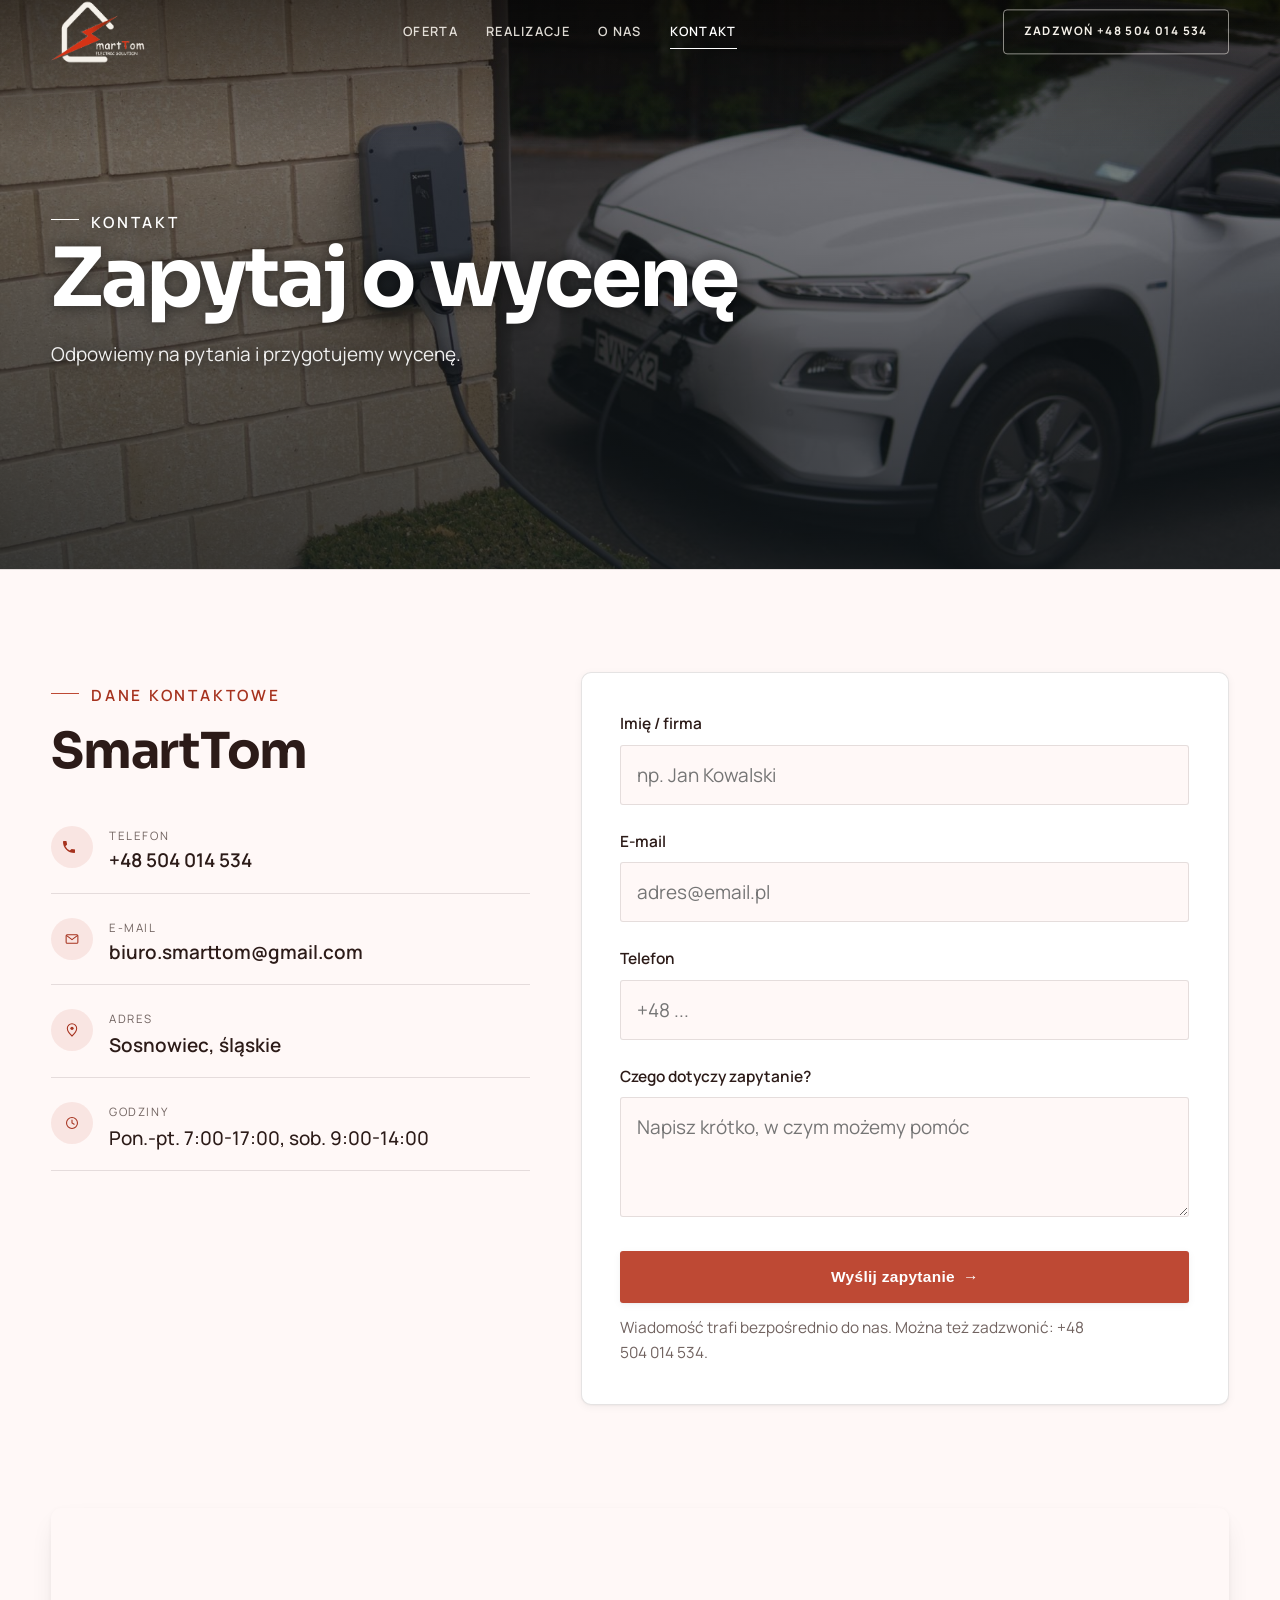
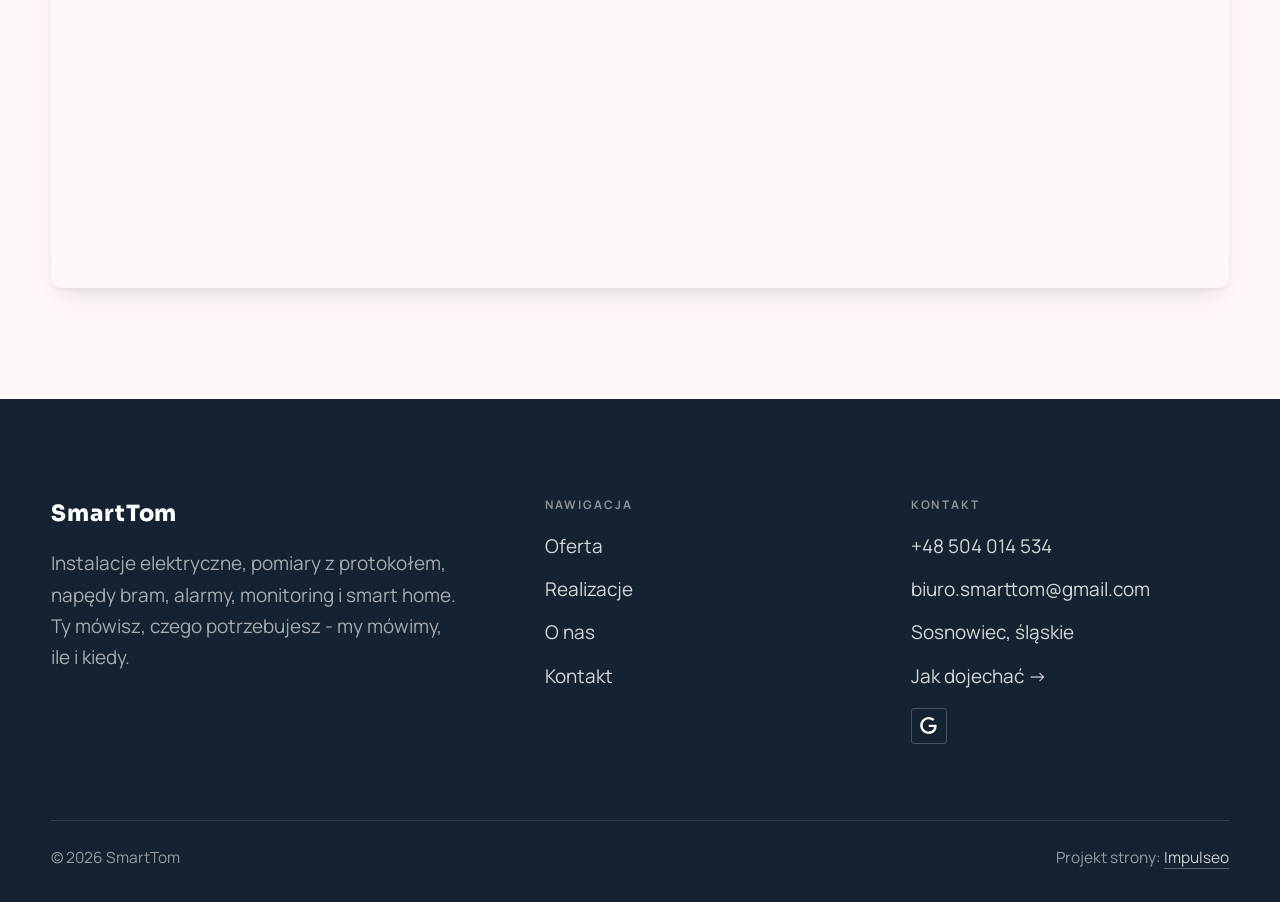
<file: kontakt.html>
<!DOCTYPE html>
<html lang="pl">
<head>
<meta charset="UTF-8">
<meta name="viewport" content="width=device-width, initial-scale=1.0">
<title>Kontakt - SmartTom</title>
<meta name="description" content="Kontakt SmartTom - Sosnowiec, śląskie">
<link rel="canonical" href="https://kris20032.github.io/smarttom/kontakt.html">
<meta name="robots" content="noindex, nofollow">
<meta property="og:type" content="website">
<meta property="og:locale" content="pl_PL">
<meta property="og:site_name" content="SmartTom">
<meta property="og:title" content="Kontakt - SmartTom">
<meta property="og:description" content="Kontakt SmartTom - Sosnowiec, śląskie">
<meta property="og:url" content="https://kris20032.github.io/smarttom/kontakt.html">
<meta property="og:image" content="https://kris20032.github.io/smarttom/img/og.jpg">
<meta property="og:image:width" content="1200">
<meta property="og:image:height" content="630">
<meta name="twitter:card" content="summary_large_image">
<link rel="preconnect" href="https://fonts.googleapis.com">
<link rel="preconnect" href="https://fonts.gstatic.com" crossorigin>
<link href="https://fonts.googleapis.com/css2?family=Sora:wght@600;700;800&family=Manrope:wght@400;500;600&display=swap" rel="stylesheet">
<link rel="stylesheet" href="assets/styles.css?v=b43ddeea">
</head>
<body>

<header class="nav">
  <div class="wrap nav-inner">
    <a class="brand brand-has-logo" href="index.html"><img class="brand-logo-ciemne" src="img/logo-jasne.png" alt="SmartTom" width="490" height="331" decoding="async"><img class="brand-logo" src="img/logo.png" alt="SmartTom" width="490" height="331" decoding="async"></a>
    <nav class="nav-links">
      <a href="oferta.html">Oferta</a>
      <a href="realizacje.html">Realizacje</a>
      <a href="o-nas.html">O nas</a>
      <a href="kontakt.html" class="active" aria-current="page">Kontakt</a>
      <a href="tel:+48504014534" class="btn btn-accent">Zadzwoń +48 504 014 534</a>
    </nav>
    <button class="nav-toggle" aria-label="Menu"><span></span><span></span><span></span></button>
  </div>
</header>

<main>
<section class="pagehead">
  <img src="img/ph3.jpg" alt="SmartTom - Zapytaj o wycenę" width="1880" height="1255" decoding="async">
  <div class="wrap">
    <span class="eyebrow">Kontakt</span>
    <h1>Zapytaj o wycenę</h1>
    <p>Odpowiemy na pytania i przygotujemy wycenę.</p>
  </div>
</section>
<section>
  <div class="wrap contact-grid">
    <div class="reveal">
      <span class="eyebrow">Dane kontaktowe</span>
      <h2 style="margin:var(--space-4) 0 var(--space-6)">SmartTom</h2>
      <div class="info-list">
        <div class="info-row"><div class="ic"><svg class="ico-tel" width="16" height="16" viewBox="0 0 24 24" fill="none" aria-hidden="true"><path d="M6.6 10.8a15.5 15.5 0 0 0 6.6 6.6l2.2-2.2a1 1 0 0 1 1-.24 11.4 11.4 0 0 0 3.6.58 1 1 0 0 1 1 1V20a1 1 0 0 1-1 1A17 17 0 0 1 3 4a1 1 0 0 1 1-1h3.5a1 1 0 0 1 1 1c0 1.25.2 2.46.58 3.6a1 1 0 0 1-.25 1l-2.23 2.2Z" fill="currentColor"/></svg></div><div><div class="lbl">Telefon</div><a class="val" href="tel:+48504014534">+48 504 014 534</a></div></div>
        <div class="info-row"><div class="ic"><svg class="ico-mail" width="16" height="16" viewBox="0 0 24 24" fill="none" aria-hidden="true"><rect x="3.2" y="5.5" width="17.6" height="13" rx="1.6" stroke="currentColor" stroke-width="1.6"/><path d="M4 7l8 6 8-6" stroke="currentColor" stroke-width="1.6" stroke-linecap="round" stroke-linejoin="round"/></svg></div><div><div class="lbl">E-mail</div><a class="val" href="mailto:biuro.smarttom@gmail.com">biuro.smarttom@gmail.com</a></div></div>
        <div class="info-row"><div class="ic"><svg class="ico-pin" width="16" height="16" viewBox="0 0 24 24" fill="none" aria-hidden="true"><path d="M12 21s7-6.1 7-11.5A7 7 0 0 0 5 9.5C5 14.9 12 21 12 21Z" stroke="currentColor" stroke-width="1.6" fill="none"/><circle cx="12" cy="9.5" r="2.4" fill="currentColor"/></svg></div><div><div class="lbl">Adres</div><div class="val">Sosnowiec, śląskie</div></div></div>
        <div class="info-row"><div class="ic"><svg class="ico-clock" width="16" height="16" viewBox="0 0 24 24" fill="none" aria-hidden="true"><circle cx="12" cy="12" r="8.2" stroke="currentColor" stroke-width="1.6"/><path d="M12 7.5V12l3.2 1.9" stroke="currentColor" stroke-width="1.6" stroke-linecap="round"/></svg></div><div><div class="lbl">Godziny</div><div class="val" style="font-weight:500">Pon.-pt. 7:00-17:00, sob. 9:00-14:00</div></div></div>
      </div>
    </div>
    <div class="reveal">
      <form class="form" action="https://formsubmit.co/biuro.smarttom@gmail.com" method="POST">
        <input type="hidden" name="_subject" value="Zapytanie ze strony SmartTom">
        <input type="hidden" name="_captcha" value="false">
        <input type="hidden" name="_template" value="table">
        <div class="fld"><label for="name">Imię / firma</label><input id="name" name="name" type="text" placeholder="np. Jan Kowalski" required></div>
        <div class="fld"><label for="email">E-mail</label><input id="email" name="email" type="email" placeholder="adres@email.pl" required></div>
        <div class="fld"><label for="phone">Telefon</label><input id="phone" name="phone" type="tel" placeholder="+48 ..."></div>
        <div class="fld"><label for="msg">Czego dotyczy zapytanie?</label><textarea id="msg" name="message" placeholder="Napisz krótko, w czym możemy pomóc" required></textarea></div>
        <button type="submit" class="btn btn-accent" style="width:100%;justify-content:center">Wyślij zapytanie <span class="arr">→</span></button>
        <p class="note">Wiadomość trafi bezpośrednio do nas. Można też zadzwonić: +48 504 014 534.</p>
      </form>
    </div>
  </div>
</section>
<section style="padding-top:0">
  <div class="wrap reveal">
    <iframe class="map" title="SmartTom - Sosnowiec" src="https://maps.google.com/maps?q=Sosnowiec&z=15&output=embed" loading="lazy" referrerpolicy="no-referrer-when-downgrade"></iframe>
  </div>
</section>
</main>

<footer>
  <div class="wrap">
    <div class="foot-grid">
      <div class="foot-brand">
        <div class="name">SmartTom</div>
        <p>Instalacje elektryczne, pomiary z protokołem, napędy bram, alarmy, monitoring i smart home. Ty mówisz, czego potrzebujesz - my mówimy, ile i kiedy.</p>
      </div>
      <div class="foot-col">
        <h4>Nawigacja</h4>
        <a href="oferta.html">Oferta</a>
        <a href="realizacje.html">Realizacje</a>
        <a href="o-nas.html">O nas</a>
        <a href="kontakt.html">Kontakt</a>
      </div>
      <div class="foot-col">
        <h4>Kontakt</h4>
        <a href="tel:+48504014534">+48 504 014 534</a>
        <a href="mailto:biuro.smarttom@gmail.com">biuro.smarttom@gmail.com</a>
        <p>Sosnowiec, śląskie</p>
        <a href="https://maps.google.com/?cid=1903874918068576149&g_mp=CiVnb29nbGUubWFwcy5wbGFjZXMudjEuUGxhY2VzLkdldFBsYWNlEAIYBCAA" target="_blank" rel="noopener">Jak dojechać →</a>
      <div class="foot-soc">
        <a class="soc" href="https://maps.google.com/?cid=1903874918068576149&g_mp=CiVnb29nbGUubWFwcy5wbGFjZXMudjEuUGxhY2VzLkdldFBsYWNlEAIYBCAA" target="_blank" rel="noopener" aria-label="Google - SmartTom"><svg viewBox="0 0 24 24" aria-hidden="true" focusable="false"><path d="M12.48 10.92v3.28h7.84c-.24 1.84-.853 3.187-1.787 4.133-1.147 1.147-2.933 2.4-6.053 2.4-4.827 0-8.6-3.893-8.6-8.72s3.773-8.72 8.6-8.72c2.6 0 4.507 1.027 5.907 2.347l2.307-2.307C18.747 1.44 16.133 0 12.48 0 5.867 0 .307 5.387.307 12s5.56 12 12.173 12c3.573 0 6.267-1.173 8.373-3.36 2.16-2.16 2.84-5.213 2.84-7.667 0-.76-.053-1.467-.173-2.053H12.48z" fill="currentColor"/></svg></a>
      </div>
      </div>
    </div>
    <div class="foot-bot">
      <span>© 2026 SmartTom</span>
      <span>Projekt strony: <a class="foot-credit" href="https://impulseo.pl" target="_blank" rel="noopener">Impulseo</a></span>
    </div>
  </div>
</footer>
<div class="sticky-call"><a class="sc-call" href="tel:+48504014534"><svg class="ico-tel" width="16" height="16" viewBox="0 0 24 24" fill="none" aria-hidden="true"><path d="M6.6 10.8a15.5 15.5 0 0 0 6.6 6.6l2.2-2.2a1 1 0 0 1 1-.24 11.4 11.4 0 0 0 3.6.58 1 1 0 0 1 1 1V20a1 1 0 0 1-1 1A17 17 0 0 1 3 4a1 1 0 0 1 1-1h3.5a1 1 0 0 1 1 1c0 1.25.2 2.46.58 3.6a1 1 0 0 1-.25 1l-2.23 2.2Z" fill="currentColor"/></svg> Zadzwoń</a><a class="sc-quote" href="kontakt.html">Zapytaj o wycenę</a></div>
<div class="demo-wazne" data-do="2026-10-08" data-cykl="3" hidden><svg class="dw-ico" width="13" height="13" viewBox="0 0 24 24" fill="none" aria-hidden="true"><circle cx="12" cy="12" r="8.6" stroke="currentColor" stroke-width="1.8"/><path d="M12 7.2V12l3.3 2" stroke="currentColor" stroke-width="1.8" stroke-linecap="round"/></svg><span class="dw-txt"></span></div>

<script src="assets/main.js"></script>
</body>
</html>
</file>
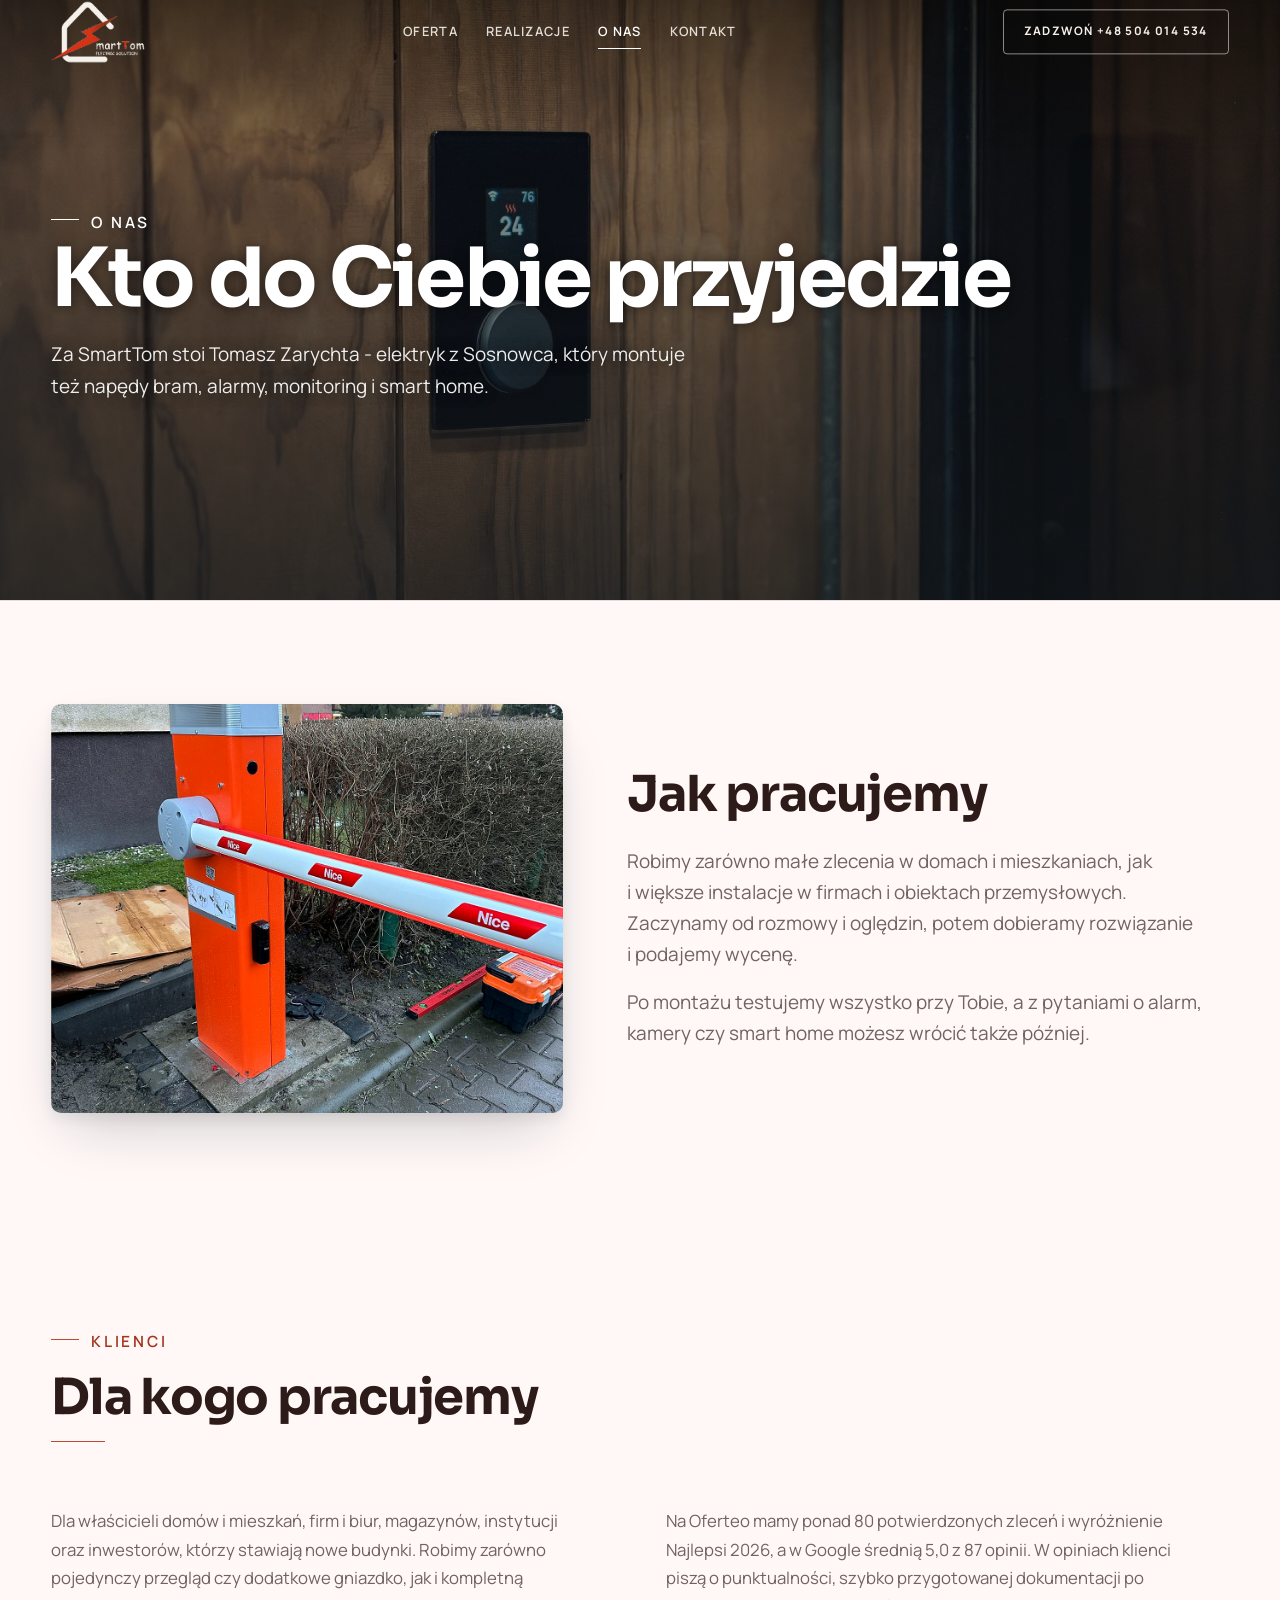
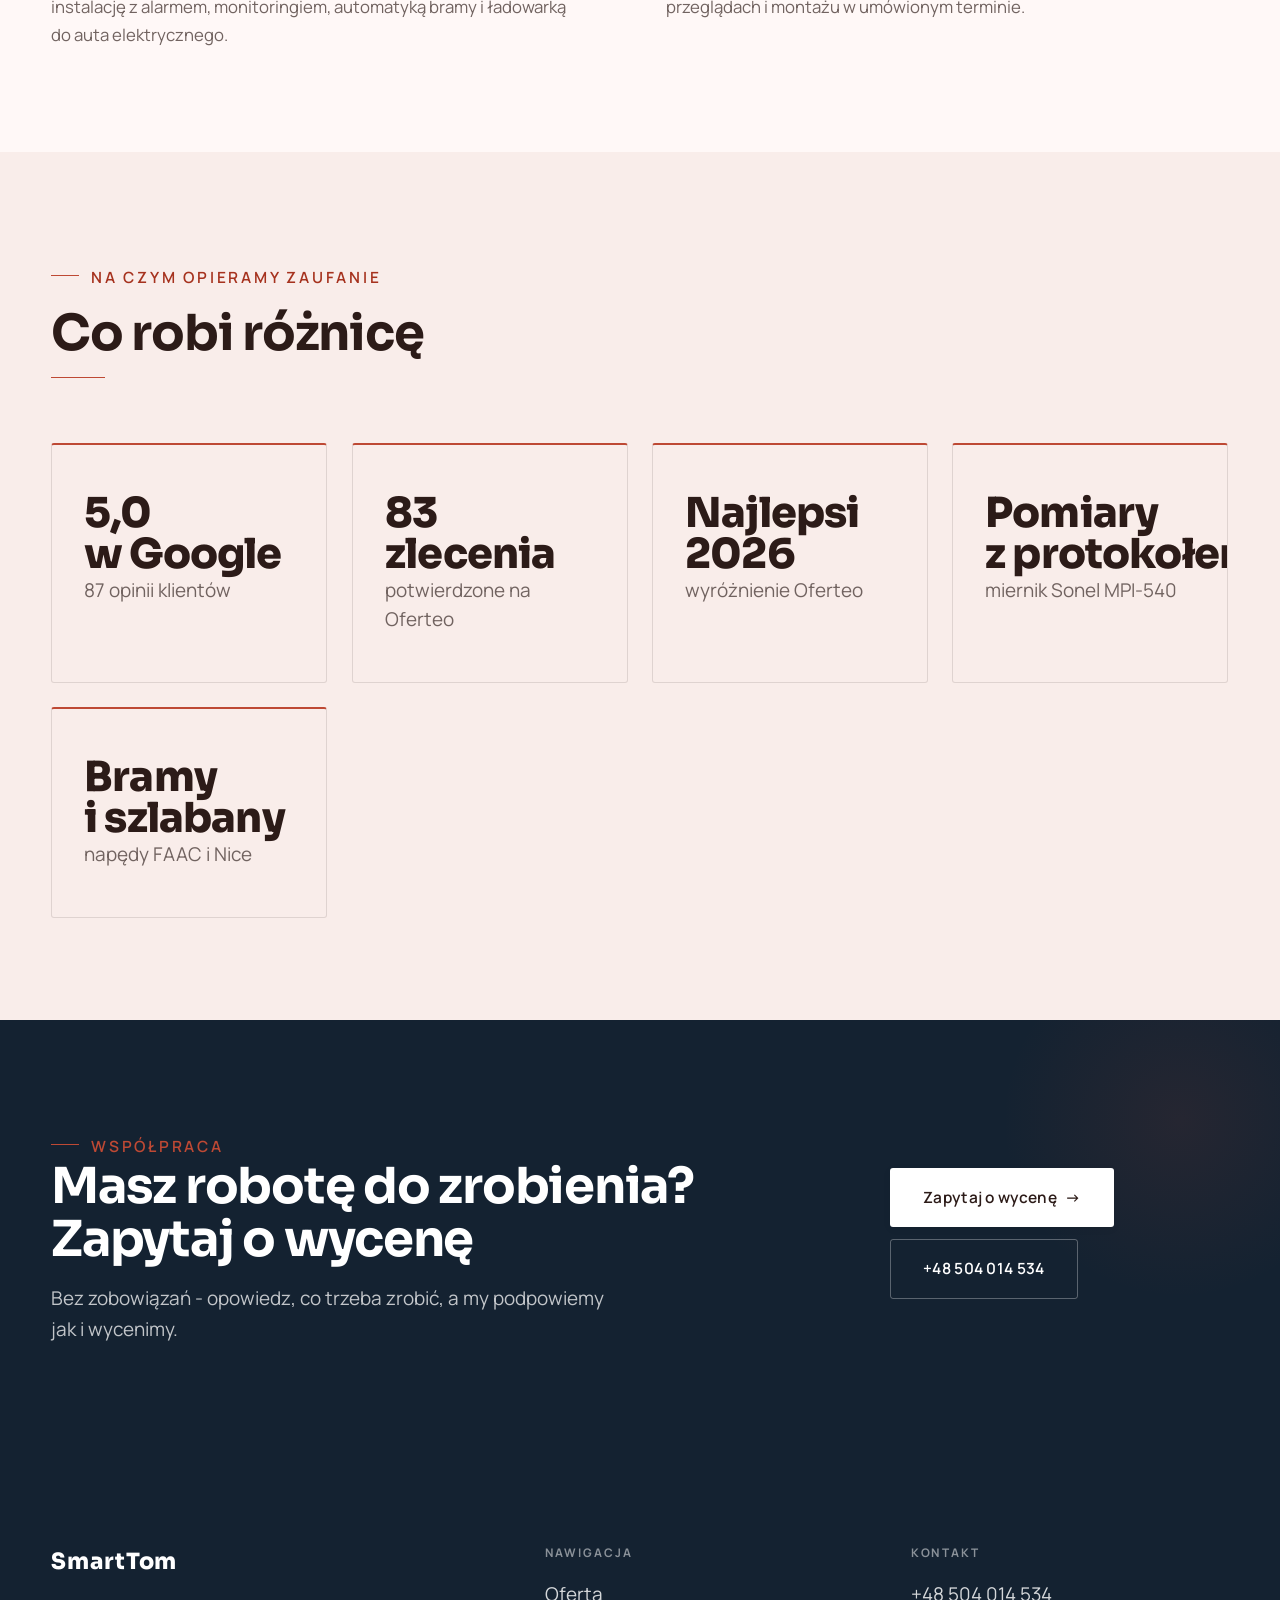
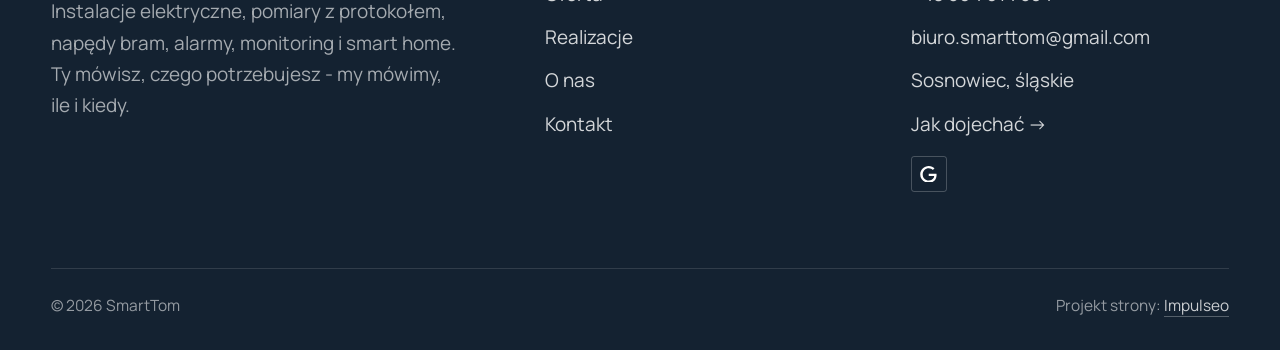
<file: o-nas.html>
<!DOCTYPE html>
<html lang="pl">
<head>
<meta charset="UTF-8">
<meta name="viewport" content="width=device-width, initial-scale=1.0">
<title>O nas - SmartTom</title>
<meta name="description" content="Elektryk w Sosnowcu z dojazdem: instalacje, pomiary z protokołem, napędy bram, szlabany, alarmy, monitoring, wallboxy i smart home. Zadzwoń: +48 504 014 534.">
<link rel="canonical" href="https://kris20032.github.io/smarttom/o-nas.html">
<meta name="robots" content="noindex, nofollow">
<meta property="og:type" content="website">
<meta property="og:locale" content="pl_PL">
<meta property="og:site_name" content="SmartTom">
<meta property="og:title" content="O nas - SmartTom">
<meta property="og:description" content="Elektryk w Sosnowcu z dojazdem: instalacje, pomiary z protokołem, napędy bram, szlabany, alarmy, monitoring, wallboxy i smart home. Zadzwoń: +48 504 014 534.">
<meta property="og:url" content="https://kris20032.github.io/smarttom/o-nas.html">
<meta property="og:image" content="https://kris20032.github.io/smarttom/img/og.jpg">
<meta property="og:image:width" content="1200">
<meta property="og:image:height" content="630">
<meta name="twitter:card" content="summary_large_image">
<link rel="preconnect" href="https://fonts.googleapis.com">
<link rel="preconnect" href="https://fonts.gstatic.com" crossorigin>
<link href="https://fonts.googleapis.com/css2?family=Sora:wght@600;700;800&family=Manrope:wght@400;500;600&display=swap" rel="stylesheet">
<link rel="stylesheet" href="assets/styles.css?v=b43ddeea">
</head>
<body>

<header class="nav">
  <div class="wrap nav-inner">
    <a class="brand brand-has-logo" href="index.html"><img class="brand-logo-ciemne" src="img/logo-jasne.png" alt="SmartTom" width="490" height="331" decoding="async"><img class="brand-logo" src="img/logo.png" alt="SmartTom" width="490" height="331" decoding="async"></a>
    <nav class="nav-links">
      <a href="oferta.html">Oferta</a>
      <a href="realizacje.html">Realizacje</a>
      <a href="o-nas.html" class="active" aria-current="page">O nas</a>
      <a href="kontakt.html">Kontakt</a>
      <a href="tel:+48504014534" class="btn btn-accent">Zadzwoń +48 504 014 534</a>
    </nav>
    <button class="nav-toggle" aria-label="Menu"><span></span><span></span><span></span></button>
  </div>
</header>

<main>
<section class="pagehead">
  <img src="img/ph2.jpg" alt="SmartTom - Kto do Ciebie przyjedzie" width="1880" height="1253" decoding="async">
  <div class="wrap">
    <span class="eyebrow">O nas</span>
    <h1>Kto do Ciebie przyjedzie</h1>
    <p>Za SmartTom stoi Tomasz Zarychta - elektryk z Sosnowca, który montuje też napędy bram, alarmy, monitoring i smart home.</p>
  </div>
</section>
<section>
  <div class="wrap split">
    <div class="split-art reveal"><img src="img/g4.jpg" alt="SmartTom" loading="lazy" width="1200" height="1600" decoding="async"></div>
    <div class="split-copy reveal">
      <h2>Jak pracujemy</h2>
      <p class="muted">Robimy zarówno małe zlecenia w domach i mieszkaniach, jak i większe instalacje w firmach i obiektach przemysłowych. Zaczynamy od rozmowy i oględzin, potem dobieramy rozwiązanie i podajemy wycenę.</p>
      <p class="muted">Po montażu testujemy wszystko przy Tobie, a z pytaniami o alarm, kamery czy smart home możesz wrócić także później.</p>
    </div>
  </div>
</section>

<section class="smt-klienci">
  <div class="wrap">
    <div class="head reveal">
      <span class="eyebrow">Klienci</span>
      <h2>Dla kogo pracujemy</h2>
    </div>
    <div class="smt-cols">
    <p class="muted reveal">Dla właścicieli domów i mieszkań, firm i biur, magazynów, instytucji oraz inwestorów, którzy stawiają nowe budynki. Robimy zarówno pojedynczy przegląd czy dodatkowe gniazdko, jak i kompletną instalację z alarmem, monitoringiem, automatyką bramy i ładowarką do auta elektrycznego.</p>
    <p class="muted reveal">Na Oferteo mamy ponad 80 potwierdzonych zleceń i wyróżnienie Najlepsi 2026, a w Google średnią 5,0 z 87 opinii. W opiniach klienci piszą o punktualności, szybko przygotowanej dokumentacji po przeglądach i montażu w umówionym terminie.</p>
    </div>
  </div>
</section>

<section class="trust">
  <div class="wrap">
    <div class="head reveal">
      <span class="eyebrow">Na czym opieramy zaufanie</span>
      <h2>Co robi różnicę</h2>
    </div>
    <div class="trust-grid">
      <div class="trust-card reveal"><div class="big">5,0 w Google</div><p>87 opinii klientów</p></div>
      <div class="trust-card reveal"><div class="big">83 zlecenia</div><p>potwierdzone na Oferteo</p></div>
      <div class="trust-card reveal"><div class="big">Najlepsi 2026</div><p>wyróżnienie Oferteo</p></div>
      <div class="trust-card reveal"><div class="big">Pomiary z protokołem</div><p>miernik Sonel MPI-540</p></div>
      <div class="trust-card reveal"><div class="big">Bramy i szlabany</div><p>napędy FAAC i Nice</p></div>
    </div>
  </div>
</section>
<section class="cta">
  <div class="wrap">
    <div class="reveal">
      <span class="eyebrow">Współpraca</span>
      <h2>Masz robotę do zrobienia? Zapytaj o wycenę</h2>
      <p>Bez zobowiązań - opowiedz, co trzeba zrobić, a my podpowiemy jak i wycenimy.</p>
    </div>
    <div class="cta-actions reveal">
      <a href="kontakt.html" class="btn btn-light">Zapytaj o wycenę <span class="arr">→</span></a>
      <a href="tel:+48504014534" class="btn btn-ghost btn-ghost-cta">+48 504 014 534</a>
    </div>
  </div>
</section>
</main>

<footer>
  <div class="wrap">
    <div class="foot-grid">
      <div class="foot-brand">
        <div class="name">SmartTom</div>
        <p>Instalacje elektryczne, pomiary z protokołem, napędy bram, alarmy, monitoring i smart home. Ty mówisz, czego potrzebujesz - my mówimy, ile i kiedy.</p>
      </div>
      <div class="foot-col">
        <h4>Nawigacja</h4>
        <a href="oferta.html">Oferta</a>
        <a href="realizacje.html">Realizacje</a>
        <a href="o-nas.html">O nas</a>
        <a href="kontakt.html">Kontakt</a>
      </div>
      <div class="foot-col">
        <h4>Kontakt</h4>
        <a href="tel:+48504014534">+48 504 014 534</a>
        <a href="mailto:biuro.smarttom@gmail.com">biuro.smarttom@gmail.com</a>
        <p>Sosnowiec, śląskie</p>
        <a href="https://maps.google.com/?cid=1903874918068576149&g_mp=CiVnb29nbGUubWFwcy5wbGFjZXMudjEuUGxhY2VzLkdldFBsYWNlEAIYBCAA" target="_blank" rel="noopener">Jak dojechać →</a>
      <div class="foot-soc">
        <a class="soc" href="https://maps.google.com/?cid=1903874918068576149&g_mp=CiVnb29nbGUubWFwcy5wbGFjZXMudjEuUGxhY2VzLkdldFBsYWNlEAIYBCAA" target="_blank" rel="noopener" aria-label="Google - SmartTom"><svg viewBox="0 0 24 24" aria-hidden="true" focusable="false"><path d="M12.48 10.92v3.28h7.84c-.24 1.84-.853 3.187-1.787 4.133-1.147 1.147-2.933 2.4-6.053 2.4-4.827 0-8.6-3.893-8.6-8.72s3.773-8.72 8.6-8.72c2.6 0 4.507 1.027 5.907 2.347l2.307-2.307C18.747 1.44 16.133 0 12.48 0 5.867 0 .307 5.387.307 12s5.56 12 12.173 12c3.573 0 6.267-1.173 8.373-3.36 2.16-2.16 2.84-5.213 2.84-7.667 0-.76-.053-1.467-.173-2.053H12.48z" fill="currentColor"/></svg></a>
      </div>
      </div>
    </div>
    <div class="foot-bot">
      <span>© 2026 SmartTom</span>
      <span>Projekt strony: <a class="foot-credit" href="https://impulseo.pl" target="_blank" rel="noopener">Impulseo</a></span>
    </div>
  </div>
</footer>
<div class="sticky-call"><a class="sc-call" href="tel:+48504014534"><svg class="ico-tel" width="16" height="16" viewBox="0 0 24 24" fill="none" aria-hidden="true"><path d="M6.6 10.8a15.5 15.5 0 0 0 6.6 6.6l2.2-2.2a1 1 0 0 1 1-.24 11.4 11.4 0 0 0 3.6.58 1 1 0 0 1 1 1V20a1 1 0 0 1-1 1A17 17 0 0 1 3 4a1 1 0 0 1 1-1h3.5a1 1 0 0 1 1 1c0 1.25.2 2.46.58 3.6a1 1 0 0 1-.25 1l-2.23 2.2Z" fill="currentColor"/></svg> Zadzwoń</a><a class="sc-quote" href="kontakt.html">Zapytaj o wycenę</a></div>
<div class="demo-wazne" data-do="2026-10-08" data-cykl="3" hidden><svg class="dw-ico" width="13" height="13" viewBox="0 0 24 24" fill="none" aria-hidden="true"><circle cx="12" cy="12" r="8.6" stroke="currentColor" stroke-width="1.8"/><path d="M12 7.2V12l3.3 2" stroke="currentColor" stroke-width="1.8" stroke-linecap="round"/></svg><span class="dw-txt"></span></div>

<script src="assets/main.js"></script>
</body>
</html>
</file>
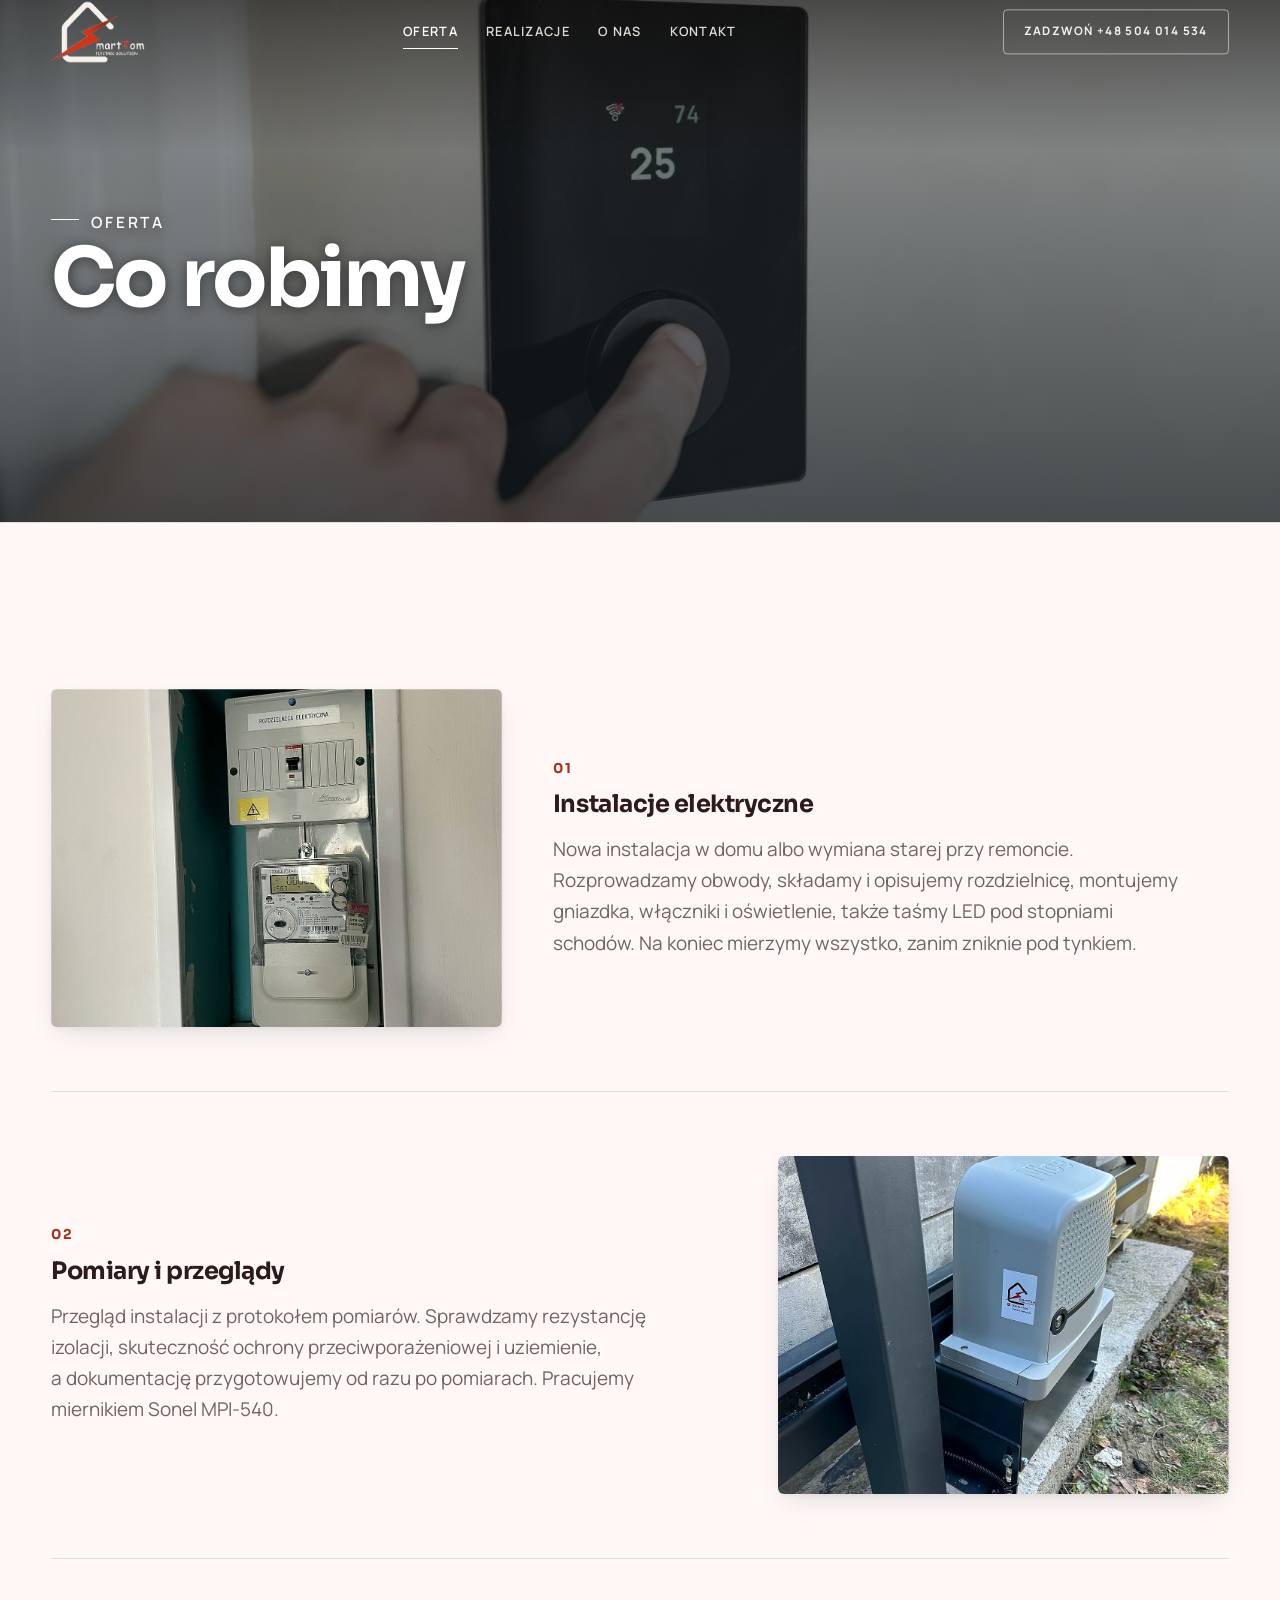
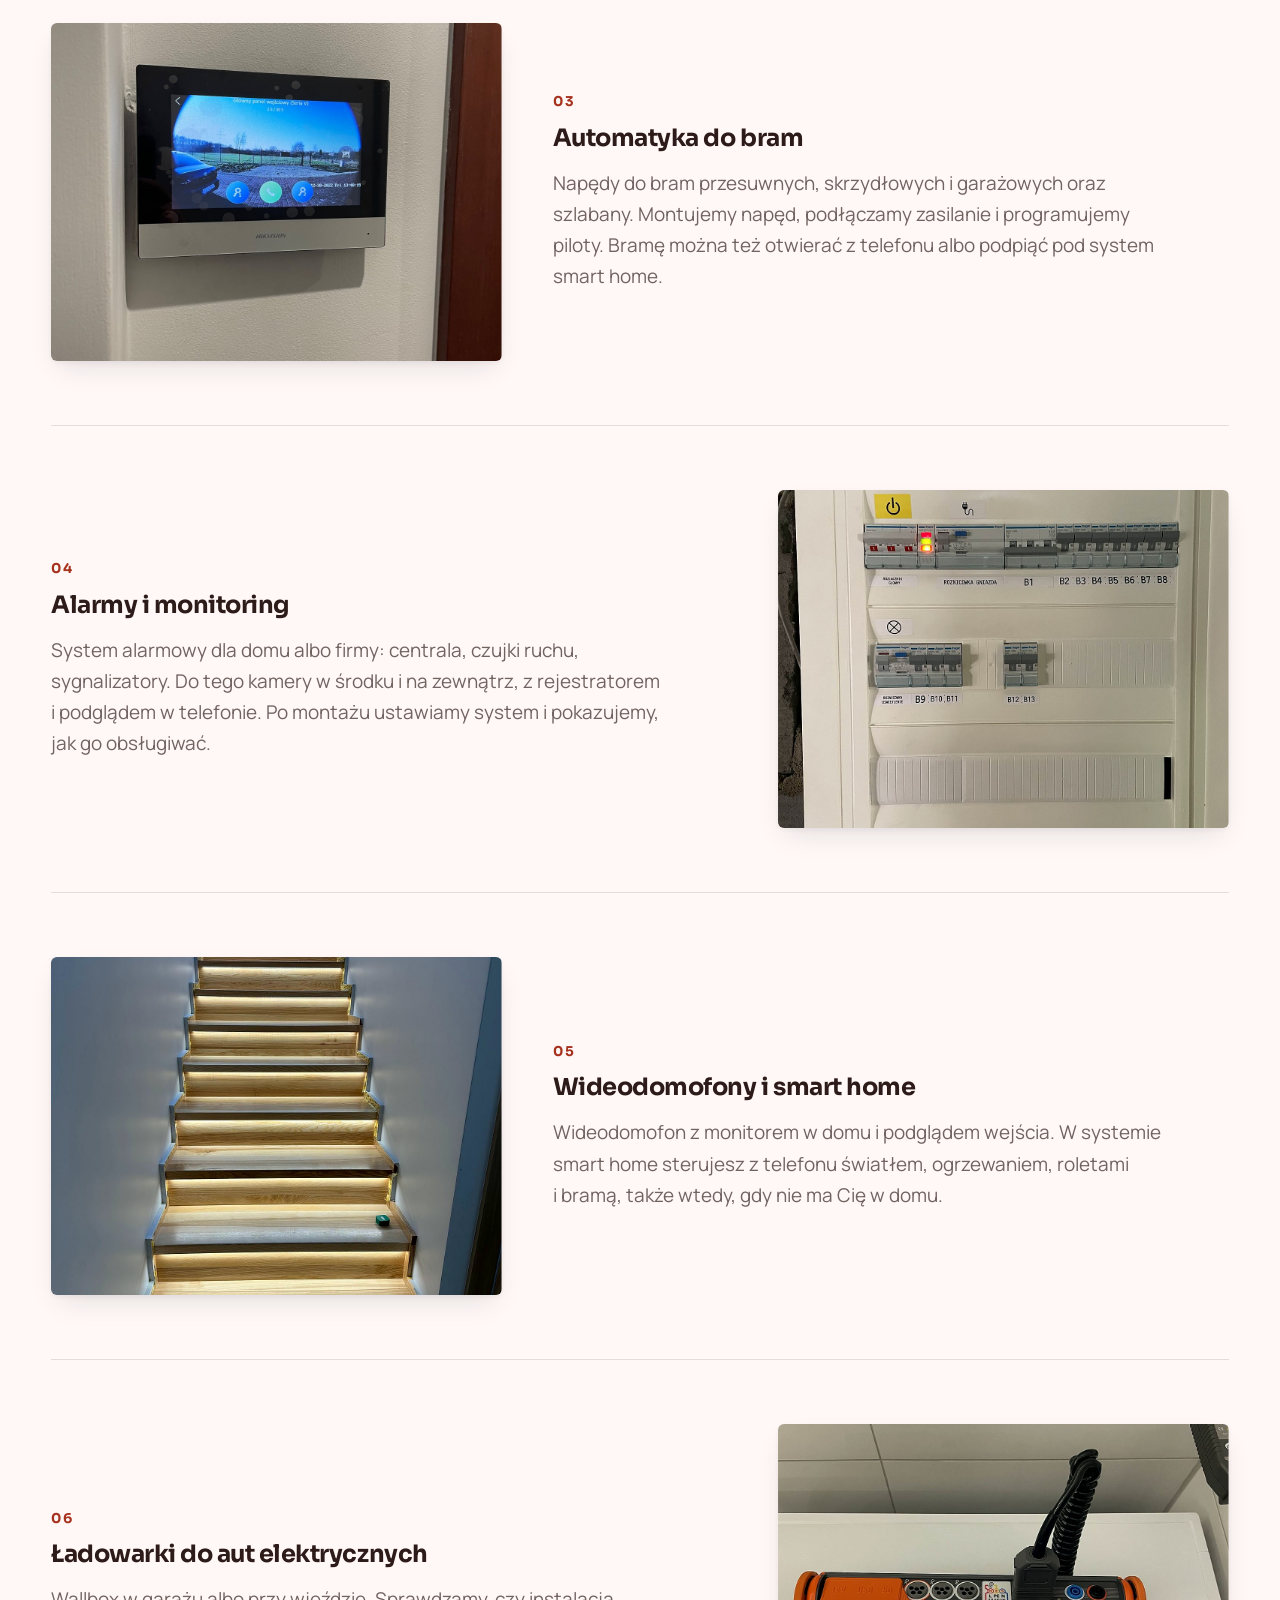
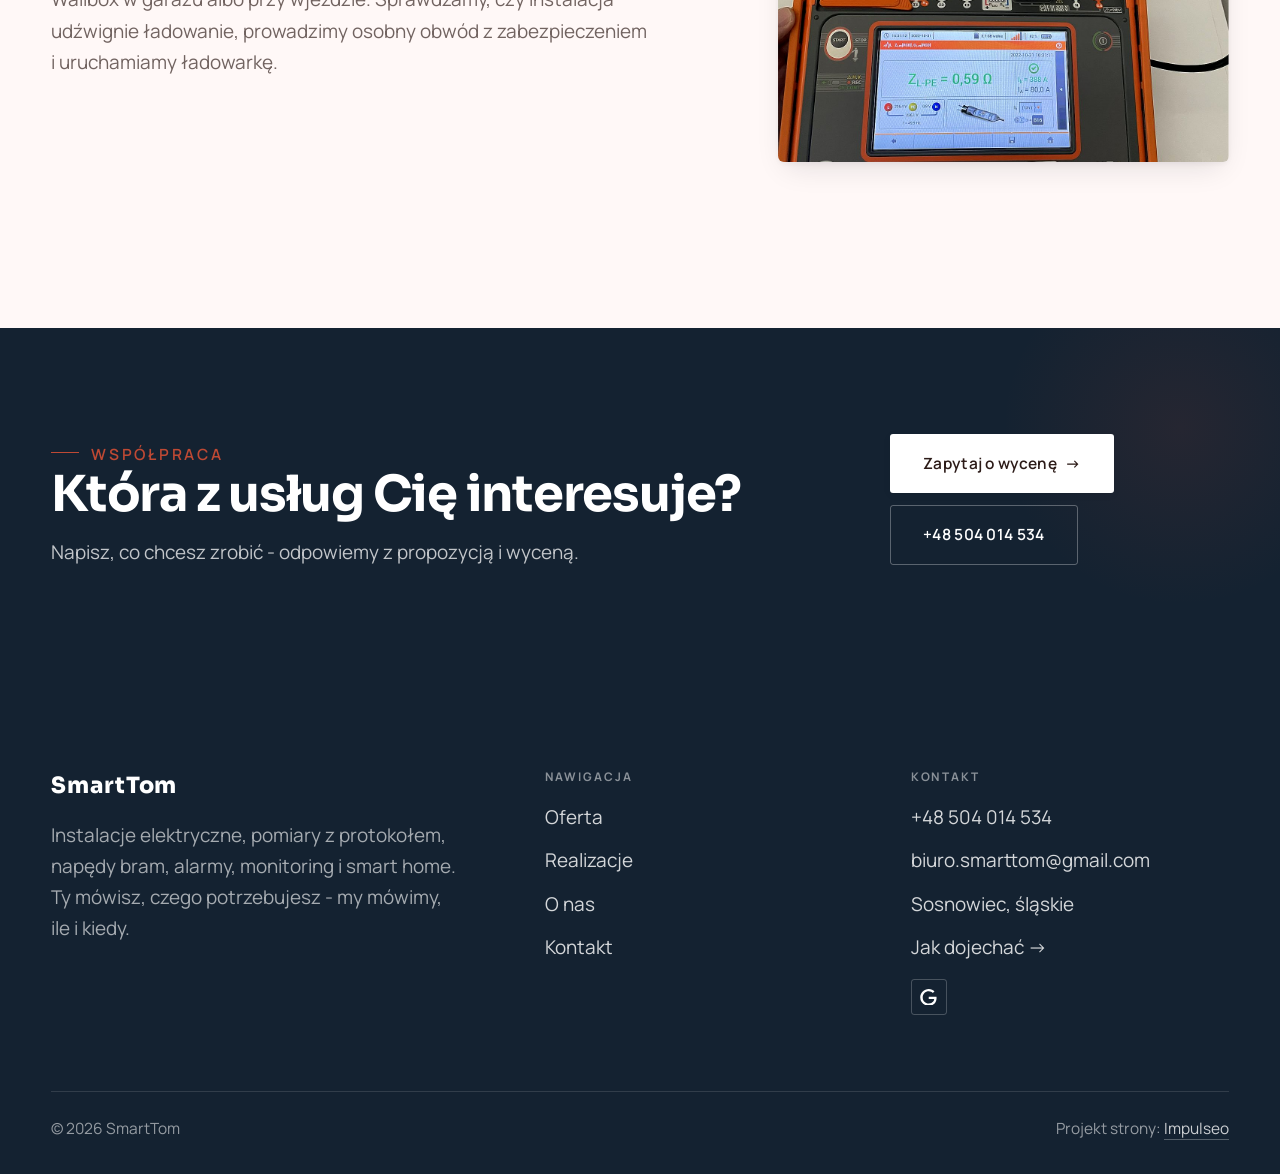
<file: oferta.html>
<!DOCTYPE html>
<html lang="pl">
<head>
<meta charset="UTF-8">
<meta name="viewport" content="width=device-width, initial-scale=1.0">
<title>Oferta - SmartTom</title>
<meta name="description" content="Elektryk w Sosnowcu z dojazdem: instalacje, pomiary z protokołem, napędy bram, szlabany, alarmy, monitoring, wallboxy i smart home. Zadzwoń: +48 504 014 534.">
<link rel="canonical" href="https://kris20032.github.io/smarttom/oferta.html">
<meta name="robots" content="noindex, nofollow">
<meta property="og:type" content="website">
<meta property="og:locale" content="pl_PL">
<meta property="og:site_name" content="SmartTom">
<meta property="og:title" content="Oferta - SmartTom">
<meta property="og:description" content="Elektryk w Sosnowcu z dojazdem: instalacje, pomiary z protokołem, napędy bram, szlabany, alarmy, monitoring, wallboxy i smart home. Zadzwoń: +48 504 014 534.">
<meta property="og:url" content="https://kris20032.github.io/smarttom/oferta.html">
<meta property="og:image" content="https://kris20032.github.io/smarttom/img/og.jpg">
<meta property="og:image:width" content="1200">
<meta property="og:image:height" content="630">
<meta name="twitter:card" content="summary_large_image">
<link rel="preconnect" href="https://fonts.googleapis.com">
<link rel="preconnect" href="https://fonts.gstatic.com" crossorigin>
<link href="https://fonts.googleapis.com/css2?family=Sora:wght@600;700;800&family=Manrope:wght@400;500;600&display=swap" rel="stylesheet">
<link rel="stylesheet" href="assets/styles.css?v=b43ddeea">
</head>
<body>

<header class="nav">
  <div class="wrap nav-inner">
    <a class="brand brand-has-logo" href="index.html"><img class="brand-logo-ciemne" src="img/logo-jasne.png" alt="SmartTom" width="490" height="331" decoding="async"><img class="brand-logo" src="img/logo.png" alt="SmartTom" width="490" height="331" decoding="async"></a>
    <nav class="nav-links">
      <a href="oferta.html" class="active" aria-current="page">Oferta</a>
      <a href="realizacje.html">Realizacje</a>
      <a href="o-nas.html">O nas</a>
      <a href="kontakt.html">Kontakt</a>
      <a href="tel:+48504014534" class="btn btn-accent">Zadzwoń +48 504 014 534</a>
    </nav>
    <button class="nav-toggle" aria-label="Menu"><span></span><span></span><span></span></button>
  </div>
</header>

<main>
<section class="pagehead">
  <img src="img/ph4.jpg" alt="SmartTom - Co robimy" width="1880" height="1253" decoding="async">
  <div class="wrap">
    <span class="eyebrow">Oferta</span>
    <h1>Co robimy</h1>
  </div>
</section>
<section>
  <div class="wrap">
    <div class="svc-row reveal">
      <div class="svc-row-art"><img src="img/g9.jpg" alt="Instalacje elektryczne" loading="lazy" width="1200" height="1600" decoding="async"></div>
      <div>
        <span class="num">01</span>
        <h3>Instalacje elektryczne</h3>
        <p class="muted">Nowa instalacja w domu albo wymiana starej przy remoncie. Rozprowadzamy obwody, składamy i opisujemy rozdzielnicę, montujemy gniazdka, włączniki i oświetlenie, także taśmy LED pod stopniami schodów. Na koniec mierzymy wszystko, zanim zniknie pod tynkiem.</p>
      </div>
    </div>
    <div class="svc-row rev reveal">
      <div class="svc-row-art"><img src="img/g10.jpg" alt="Pomiary i przeglądy" loading="lazy" width="1200" height="1600" decoding="async"></div>
      <div>
        <span class="num">02</span>
        <h3>Pomiary i przeglądy</h3>
        <p class="muted">Przegląd instalacji z protokołem pomiarów. Sprawdzamy rezystancję izolacji, skuteczność ochrony przeciwporażeniowej i uziemienie, a dokumentację przygotowujemy od razu po pomiarach. Pracujemy miernikiem Sonel MPI-540.</p>
      </div>
    </div>
    <div class="svc-row reveal">
      <div class="svc-row-art"><img src="img/g11.jpg" alt="Automatyka do bram" loading="lazy" width="1084" height="1502" decoding="async"></div>
      <div>
        <span class="num">03</span>
        <h3>Automatyka do bram</h3>
        <p class="muted">Napędy do bram przesuwnych, skrzydłowych i garażowych oraz szlabany. Montujemy napęd, podłączamy zasilanie i programujemy piloty. Bramę można też otwierać z telefonu albo podpiąć pod system smart home.</p>
      </div>
    </div>
    <div class="svc-row rev reveal">
      <div class="svc-row-art"><img src="img/about.jpg" alt="Alarmy i monitoring" loading="lazy" width="1200" height="1600" decoding="async"></div>
      <div>
        <span class="num">04</span>
        <h3>Alarmy i monitoring</h3>
        <p class="muted">System alarmowy dla domu albo firmy: centrala, czujki ruchu, sygnalizatory. Do tego kamery w środku i na zewnątrz, z rejestratorem i podglądem w telefonie. Po montażu ustawiamy system i pokazujemy, jak go obsługiwać.</p>
      </div>
    </div>
    <div class="svc-row reveal">
      <div class="svc-row-art"><img src="img/g1.jpg" alt="Wideodomofony i smart home" loading="lazy" width="1200" height="1600" decoding="async"></div>
      <div>
        <span class="num">05</span>
        <h3>Wideodomofony i smart home</h3>
        <p class="muted">Wideodomofon z monitorem w domu i podglądem wejścia. W systemie smart home sterujesz z telefonu światłem, ogrzewaniem, roletami i bramą, także wtedy, gdy nie ma Cię w domu.</p>
      </div>
    </div>
    <div class="svc-row rev reveal">
      <div class="svc-row-art"><img src="img/g2.jpg" alt="Ładowarki do aut elektrycznych" loading="lazy" width="1200" height="1600" decoding="async"></div>
      <div>
        <span class="num">06</span>
        <h3>Ładowarki do aut elektrycznych</h3>
        <p class="muted">Wallbox w garażu albo przy wjeździe. Sprawdzamy, czy instalacja udźwignie ładowanie, prowadzimy osobny obwód z zabezpieczeniem i uruchamiamy ładowarkę.</p>
      </div>
    </div>
  </div>
</section>

<section class="cta">
  <div class="wrap">
    <div class="reveal">
      <span class="eyebrow">Współpraca</span>
      <h2>Która z usług Cię interesuje?</h2>
      <p>Napisz, co chcesz zrobić - odpowiemy z propozycją i wyceną.</p>
    </div>
    <div class="cta-actions reveal">
      <a href="kontakt.html" class="btn btn-light">Zapytaj o wycenę <span class="arr">→</span></a>
      <a href="tel:+48504014534" class="btn btn-ghost btn-ghost-cta">+48 504 014 534</a>
    </div>
  </div>
</section>
</main>

<footer>
  <div class="wrap">
    <div class="foot-grid">
      <div class="foot-brand">
        <div class="name">SmartTom</div>
        <p>Instalacje elektryczne, pomiary z protokołem, napędy bram, alarmy, monitoring i smart home. Ty mówisz, czego potrzebujesz - my mówimy, ile i kiedy.</p>
      </div>
      <div class="foot-col">
        <h4>Nawigacja</h4>
        <a href="oferta.html">Oferta</a>
        <a href="realizacje.html">Realizacje</a>
        <a href="o-nas.html">O nas</a>
        <a href="kontakt.html">Kontakt</a>
      </div>
      <div class="foot-col">
        <h4>Kontakt</h4>
        <a href="tel:+48504014534">+48 504 014 534</a>
        <a href="mailto:biuro.smarttom@gmail.com">biuro.smarttom@gmail.com</a>
        <p>Sosnowiec, śląskie</p>
        <a href="https://maps.google.com/?cid=1903874918068576149&g_mp=CiVnb29nbGUubWFwcy5wbGFjZXMudjEuUGxhY2VzLkdldFBsYWNlEAIYBCAA" target="_blank" rel="noopener">Jak dojechać →</a>
      <div class="foot-soc">
        <a class="soc" href="https://maps.google.com/?cid=1903874918068576149&g_mp=CiVnb29nbGUubWFwcy5wbGFjZXMudjEuUGxhY2VzLkdldFBsYWNlEAIYBCAA" target="_blank" rel="noopener" aria-label="Google - SmartTom"><svg viewBox="0 0 24 24" aria-hidden="true" focusable="false"><path d="M12.48 10.92v3.28h7.84c-.24 1.84-.853 3.187-1.787 4.133-1.147 1.147-2.933 2.4-6.053 2.4-4.827 0-8.6-3.893-8.6-8.72s3.773-8.72 8.6-8.72c2.6 0 4.507 1.027 5.907 2.347l2.307-2.307C18.747 1.44 16.133 0 12.48 0 5.867 0 .307 5.387.307 12s5.56 12 12.173 12c3.573 0 6.267-1.173 8.373-3.36 2.16-2.16 2.84-5.213 2.84-7.667 0-.76-.053-1.467-.173-2.053H12.48z" fill="currentColor"/></svg></a>
      </div>
      </div>
    </div>
    <div class="foot-bot">
      <span>© 2026 SmartTom</span>
      <span>Projekt strony: <a class="foot-credit" href="https://impulseo.pl" target="_blank" rel="noopener">Impulseo</a></span>
    </div>
  </div>
</footer>
<div class="sticky-call"><a class="sc-call" href="tel:+48504014534"><svg class="ico-tel" width="16" height="16" viewBox="0 0 24 24" fill="none" aria-hidden="true"><path d="M6.6 10.8a15.5 15.5 0 0 0 6.6 6.6l2.2-2.2a1 1 0 0 1 1-.24 11.4 11.4 0 0 0 3.6.58 1 1 0 0 1 1 1V20a1 1 0 0 1-1 1A17 17 0 0 1 3 4a1 1 0 0 1 1-1h3.5a1 1 0 0 1 1 1c0 1.25.2 2.46.58 3.6a1 1 0 0 1-.25 1l-2.23 2.2Z" fill="currentColor"/></svg> Zadzwoń</a><a class="sc-quote" href="kontakt.html">Zapytaj o wycenę</a></div>
<div class="demo-wazne" data-do="2026-10-08" data-cykl="3" hidden><svg class="dw-ico" width="13" height="13" viewBox="0 0 24 24" fill="none" aria-hidden="true"><circle cx="12" cy="12" r="8.6" stroke="currentColor" stroke-width="1.8"/><path d="M12 7.2V12l3.3 2" stroke="currentColor" stroke-width="1.8" stroke-linecap="round"/></svg><span class="dw-txt"></span></div>

<script src="assets/main.js"></script>
</body>
</html>
</file>
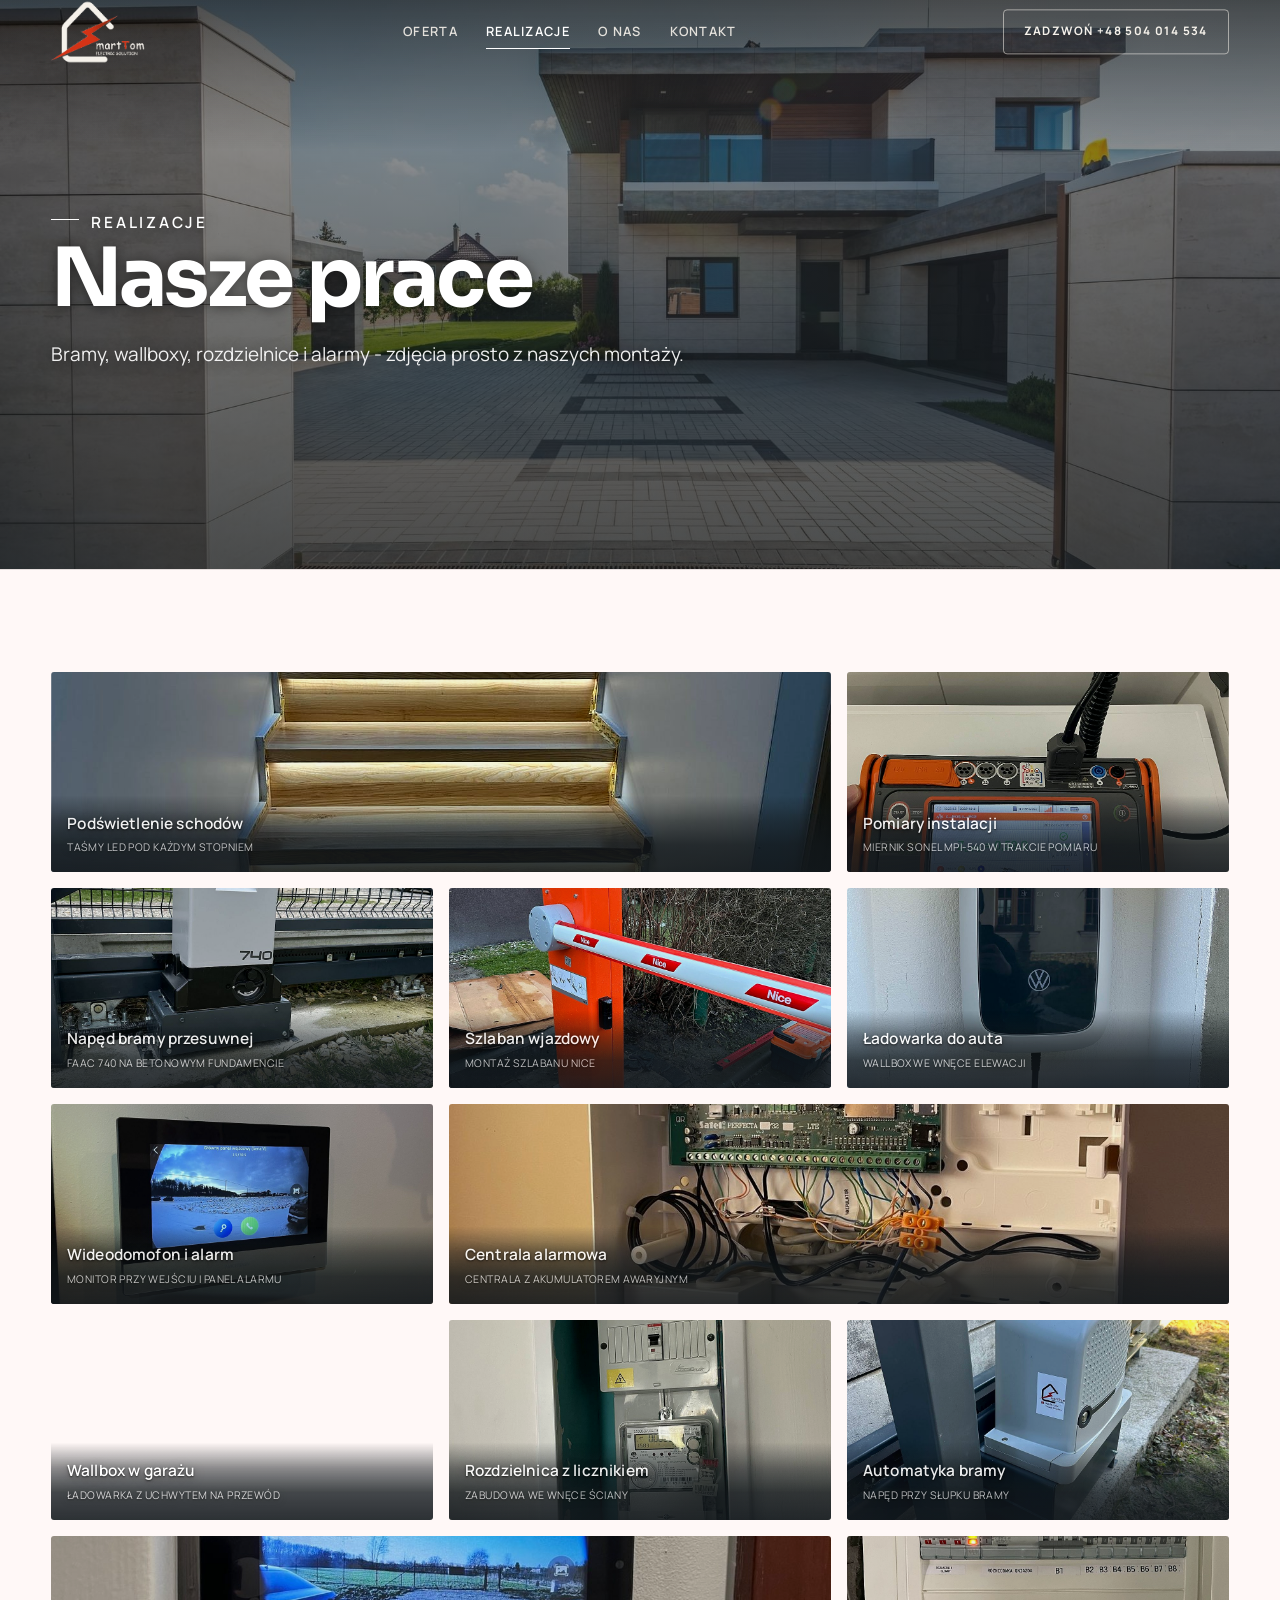
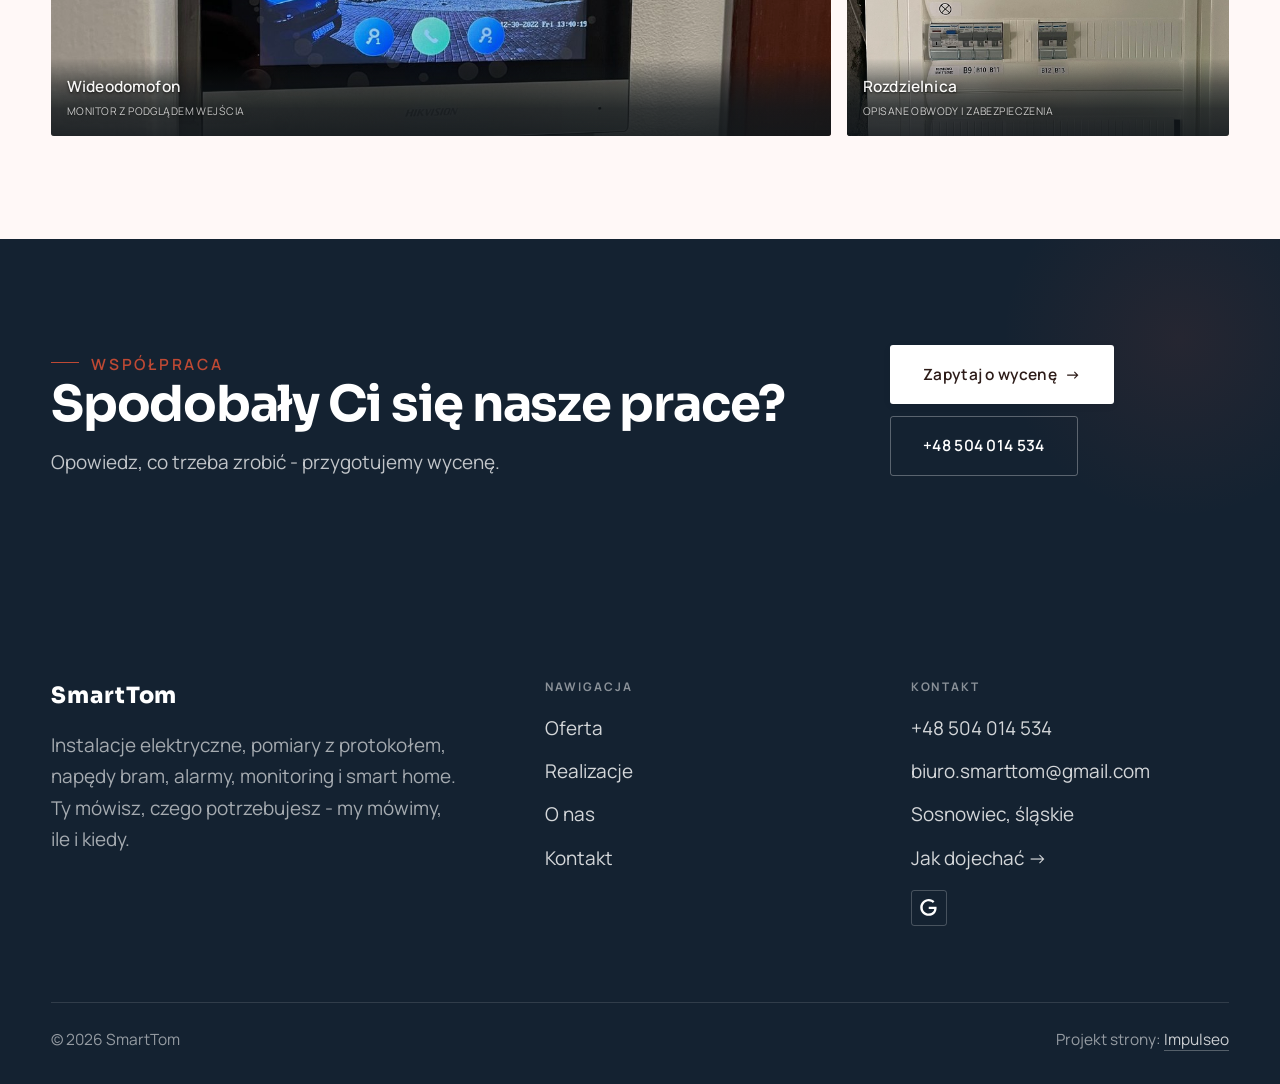
<file: realizacje.html>
<!DOCTYPE html>
<html lang="pl">
<head>
<meta charset="UTF-8">
<meta name="viewport" content="width=device-width, initial-scale=1.0">
<title>Realizacje - SmartTom</title>
<meta name="description" content="Realizacje SmartTom: Rozdzielnica po modernizacji, Nowa instalacja przed tynkiem, Oświetlenie LED, Osprzęt po wymianie, Pomiary przy odbiorze">
<link rel="canonical" href="https://kris20032.github.io/smarttom/realizacje.html">
<meta name="robots" content="noindex, nofollow">
<meta property="og:type" content="website">
<meta property="og:locale" content="pl_PL">
<meta property="og:site_name" content="SmartTom">
<meta property="og:title" content="Realizacje - SmartTom">
<meta property="og:description" content="Realizacje SmartTom: Rozdzielnica po modernizacji, Nowa instalacja przed tynkiem, Oświetlenie LED, Osprzęt po wymianie, Pomiary przy odbiorze">
<meta property="og:url" content="https://kris20032.github.io/smarttom/realizacje.html">
<meta property="og:image" content="https://kris20032.github.io/smarttom/img/og.jpg">
<meta property="og:image:width" content="1200">
<meta property="og:image:height" content="630">
<meta name="twitter:card" content="summary_large_image">
<link rel="preconnect" href="https://fonts.googleapis.com">
<link rel="preconnect" href="https://fonts.gstatic.com" crossorigin>
<link href="https://fonts.googleapis.com/css2?family=Sora:wght@600;700;800&family=Manrope:wght@400;500;600&display=swap" rel="stylesheet">
<link rel="stylesheet" href="assets/styles.css?v=b43ddeea">
</head>
<body>

<header class="nav">
  <div class="wrap nav-inner">
    <a class="brand brand-has-logo" href="index.html"><img class="brand-logo-ciemne" src="img/logo-jasne.png" alt="SmartTom" width="490" height="331" decoding="async"><img class="brand-logo" src="img/logo.png" alt="SmartTom" width="490" height="331" decoding="async"></a>
    <nav class="nav-links">
      <a href="oferta.html">Oferta</a>
      <a href="realizacje.html" class="active" aria-current="page">Realizacje</a>
      <a href="o-nas.html">O nas</a>
      <a href="kontakt.html">Kontakt</a>
      <a href="tel:+48504014534" class="btn btn-accent">Zadzwoń +48 504 014 534</a>
    </nav>
    <button class="nav-toggle" aria-label="Menu"><span></span><span></span><span></span></button>
  </div>
</header>

<main>
<section class="pagehead">
  <img src="img/ph1.jpg" alt="SmartTom - Nasze prace" width="1880" height="1255" decoding="async">
  <div class="wrap">
    <span class="eyebrow">Realizacje</span>
    <h1>Nasze prace</h1>
    <p>Bramy, wallboxy, rozdzielnice i alarmy - zdjęcia prosto z naszych montaży.</p>
  </div>
</section>
<section>
  <div class="wrap">
    <div class="gallery">
      <div class="tile t-two3 reveal"><img src="img/g1.jpg" alt="Podświetlenie schodów" loading="lazy" width="1200" height="1600" decoding="async"><div class="cap">Podświetlenie schodów<small>Taśmy LED pod każdym stopniem</small></div></div>
      <div class="tile t-third reveal"><img src="img/g2.jpg" alt="Pomiary instalacji" loading="lazy" width="1200" height="1600" decoding="async"><div class="cap">Pomiary instalacji<small>Miernik Sonel MPI-540 w trakcie pomiaru</small></div></div>
      <div class="tile t-third reveal"><img src="img/g3.jpg" alt="Napęd bramy przesuwnej" loading="lazy" width="1200" height="1600" decoding="async"><div class="cap">Napęd bramy przesuwnej<small>FAAC 740 na betonowym fundamencie</small></div></div>
      <div class="tile t-third reveal"><img src="img/g4.jpg" alt="Szlaban wjazdowy" loading="lazy" width="1200" height="1600" decoding="async"><div class="cap">Szlaban wjazdowy<small>Montaż szlabanu Nice</small></div></div>
      <div class="tile t-third reveal"><img src="img/g5.jpg" alt="Ładowarka do auta" loading="lazy" width="1200" height="1600" decoding="async"><div class="cap">Ładowarka do auta<small>Wallbox we wnęce elewacji</small></div></div>
      <div class="tile t-third reveal"><img src="img/g6.jpg" alt="Wideodomofon i alarm" loading="lazy" width="1106" height="1518" decoding="async"><div class="cap">Wideodomofon i alarm<small>Monitor przy wejściu i panel alarmu</small></div></div>
      <div class="tile t-two3 reveal"><img src="img/g7.jpg" alt="Centrala alarmowa" loading="lazy" width="1080" height="1502" decoding="async"><div class="cap">Centrala alarmowa<small>Centrala z akumulatorem awaryjnym</small></div></div>
      <div class="tile t-third reveal"><img src="img/g8.jpg" alt="Wallbox w garażu" loading="lazy" width="1200" height="1600" decoding="async"><div class="cap">Wallbox w garażu<small>Ładowarka z uchwytem na przewód</small></div></div>
      <div class="tile t-third reveal"><img src="img/g9.jpg" alt="Rozdzielnica z licznikiem" loading="lazy" width="1200" height="1600" decoding="async"><div class="cap">Rozdzielnica z licznikiem<small>Zabudowa we wnęce ściany</small></div></div>
      <div class="tile t-third reveal"><img src="img/g10.jpg" alt="Automatyka bramy" loading="lazy" width="1200" height="1600" decoding="async"><div class="cap">Automatyka bramy<small>Napęd przy słupku bramy</small></div></div>
      <div class="tile t-two3 reveal"><img src="img/g11.jpg" alt="Wideodomofon" loading="lazy" width="1084" height="1502" decoding="async"><div class="cap">Wideodomofon<small>Monitor z podglądem wejścia</small></div></div>
      <div class="tile t-third reveal"><img src="img/about.jpg" alt="Rozdzielnica" loading="lazy" width="1200" height="1600" decoding="async"><div class="cap">Rozdzielnica<small>Opisane obwody i zabezpieczenia</small></div></div>
    </div>
  </div>
</section>
<section class="cta">
  <div class="wrap">
    <div class="reveal">
      <span class="eyebrow">Współpraca</span>
      <h2>Spodobały Ci się nasze prace?</h2>
      <p>Opowiedz, co trzeba zrobić - przygotujemy wycenę.</p>
    </div>
    <div class="cta-actions reveal">
      <a href="kontakt.html" class="btn btn-light">Zapytaj o wycenę <span class="arr">→</span></a>
      <a href="tel:+48504014534" class="btn btn-ghost btn-ghost-cta">+48 504 014 534</a>
    </div>
  </div>
</section>
</main>

<footer>
  <div class="wrap">
    <div class="foot-grid">
      <div class="foot-brand">
        <div class="name">SmartTom</div>
        <p>Instalacje elektryczne, pomiary z protokołem, napędy bram, alarmy, monitoring i smart home. Ty mówisz, czego potrzebujesz - my mówimy, ile i kiedy.</p>
      </div>
      <div class="foot-col">
        <h4>Nawigacja</h4>
        <a href="oferta.html">Oferta</a>
        <a href="realizacje.html">Realizacje</a>
        <a href="o-nas.html">O nas</a>
        <a href="kontakt.html">Kontakt</a>
      </div>
      <div class="foot-col">
        <h4>Kontakt</h4>
        <a href="tel:+48504014534">+48 504 014 534</a>
        <a href="mailto:biuro.smarttom@gmail.com">biuro.smarttom@gmail.com</a>
        <p>Sosnowiec, śląskie</p>
        <a href="https://maps.google.com/?cid=1903874918068576149&g_mp=CiVnb29nbGUubWFwcy5wbGFjZXMudjEuUGxhY2VzLkdldFBsYWNlEAIYBCAA" target="_blank" rel="noopener">Jak dojechać →</a>
      <div class="foot-soc">
        <a class="soc" href="https://maps.google.com/?cid=1903874918068576149&g_mp=CiVnb29nbGUubWFwcy5wbGFjZXMudjEuUGxhY2VzLkdldFBsYWNlEAIYBCAA" target="_blank" rel="noopener" aria-label="Google - SmartTom"><svg viewBox="0 0 24 24" aria-hidden="true" focusable="false"><path d="M12.48 10.92v3.28h7.84c-.24 1.84-.853 3.187-1.787 4.133-1.147 1.147-2.933 2.4-6.053 2.4-4.827 0-8.6-3.893-8.6-8.72s3.773-8.72 8.6-8.72c2.6 0 4.507 1.027 5.907 2.347l2.307-2.307C18.747 1.44 16.133 0 12.48 0 5.867 0 .307 5.387.307 12s5.56 12 12.173 12c3.573 0 6.267-1.173 8.373-3.36 2.16-2.16 2.84-5.213 2.84-7.667 0-.76-.053-1.467-.173-2.053H12.48z" fill="currentColor"/></svg></a>
      </div>
      </div>
    </div>
    <div class="foot-bot">
      <span>© 2026 SmartTom</span>
      <span>Projekt strony: <a class="foot-credit" href="https://impulseo.pl" target="_blank" rel="noopener">Impulseo</a></span>
    </div>
  </div>
</footer>
<div class="sticky-call"><a class="sc-call" href="tel:+48504014534"><svg class="ico-tel" width="16" height="16" viewBox="0 0 24 24" fill="none" aria-hidden="true"><path d="M6.6 10.8a15.5 15.5 0 0 0 6.6 6.6l2.2-2.2a1 1 0 0 1 1-.24 11.4 11.4 0 0 0 3.6.58 1 1 0 0 1 1 1V20a1 1 0 0 1-1 1A17 17 0 0 1 3 4a1 1 0 0 1 1-1h3.5a1 1 0 0 1 1 1c0 1.25.2 2.46.58 3.6a1 1 0 0 1-.25 1l-2.23 2.2Z" fill="currentColor"/></svg> Zadzwoń</a><a class="sc-quote" href="kontakt.html">Zapytaj o wycenę</a></div>
<div class="demo-wazne" data-do="2026-10-08" data-cykl="3" hidden><svg class="dw-ico" width="13" height="13" viewBox="0 0 24 24" fill="none" aria-hidden="true"><circle cx="12" cy="12" r="8.6" stroke="currentColor" stroke-width="1.8"/><path d="M12 7.2V12l3.3 2" stroke="currentColor" stroke-width="1.8" stroke-linecap="round"/></svg><span class="dw-txt"></span></div>

<script src="assets/main.js"></script>
</body>
</html>
</file>
<file: assets/styles.css>
/* ============================================================
   STOLBASZ — premium, architektoniczny B2B fit-out
   Jasna paleta, zero brązu. System wg premium-web-craft.
   Projekt strony: Impulseo (impulseo.pl)
   ============================================================ */

:root{
  /* PALETA — jasna, architektoniczna, chłodna */
  --paper:#f5f7fa;          /* główne tło */
  --paper-2:#e7edf3;        /* sekcje alternatywne (chłodny jasny szary) */
  --paper-3:#e7edf3;        /* delikatne wypełnienia */
  --ink:#142231;            /* tekst główny — chłodny grafit */
  --ink-soft:#2c3e52;       /* nagłówki drugorzędne */
  --muted:#697785;          /* tekst poboczny */
  --line:rgba(20,34,49,.12);/* hairline */
  --accent:#e8a00c;         /* stonowany petrol-slate — jedyny akcent */
  --accent-d:#c47f06;
  --accent-soft:rgba(232,160,12,.10);
  --dark:#142231;           /* sekcje ciemne (stopka/CTA) */

  /* HOVER ZDJĘĆ — JEDEN standard dla całego silnika (decyzja K. 04.08.2026, artefakt z wariantami).
     AKTUALNE (K.+Szymon 09.08.2026, wybór z artefaktu 6 wariantów): zoom 1.05 przy 1.4s -
     przy tak długim czasie mocniejszy kadr NIE skacze, tylko „oddycha". Poprzedni standard
     (1.02 / .55s z 04.08) odbierany jako dynamiczny i szybki.
     Spoczynek lekko przygaszony, ale TYLKO tam, gdzie jest mysz (@media hover:hover) —
     na telefonie zdjęcia zostają w pełnej jasności. */
  --img-zoom:1.05;                   /* K.+Szymon 09.08: wariant F z artefaktu porównawczego */
  --img-rest:brightness(.95) saturate(.99);
  --img-hot:brightness(1.06) saturate(1.05);
  --img-dur:1.4s;                    /* K.+Szymon 09.08 (wariant F): powoli = elegancko */
  --img-ease:cubic-bezier(.16,.84,.44,1);  /* miękki ogon, efekt „oddychania" */

  /* ODSTĘPY — skala 4/8 */
  --space-1:4px; --space-2:8px; --space-3:12px; --space-4:16px; --space-5:24px;
  --space-6:32px; --space-7:48px; --space-8:64px; --space-9:96px; --space-10:128px;

  /* TYPOGRAFIA — fluid clamp() (skala podbita 16.07.2026: większe, czytelniejsze litery — uwaga Adama) */
  --text-sm:clamp(.9rem,.87rem + .12vw,1rem);
  --text-base:clamp(1.08rem,1.04rem + .18vw,1.2rem);
  --text-lg:clamp(1.24rem,1.15rem + .34vw,1.44rem);
  --text-h3:clamp(1.34rem,1.22rem + .55vw,1.66rem);
  --text-h2:clamp(2.1rem,1.66rem + 2.1vw,3.1rem);
  --text-h1:clamp(2.9rem,2.1rem + 4vw,5.1rem);

  /* PROMIENIE — architektoniczne, raczej ostre */
  --r-sm:3px; --r-md:6px; --r-lg:10px;

  /* RUCH */
  --ease:cubic-bezier(.25,.46,.45,.94); --dur:.24s;

  /* CIENIE — miękkie, warstwowe */
  --sh-sm:0 1px 2px rgba(16,24,32,.04), 0 2px 8px rgba(16,24,32,.05);
  --sh-md:0 2px 6px rgba(16,24,32,.05), 0 12px 28px -8px rgba(16,24,32,.12);
  --sh-lg:0 6px 14px rgba(16,24,32,.07), 0 26px 56px -18px rgba(16,24,32,.22);

  --hairline:1px solid var(--line);

  --font-display:'Sora','Manrope',sans-serif;
  --font-body:'Manrope',sans-serif;
}

*{box-sizing:border-box;margin:0;padding:0}
html{scroll-behavior:smooth}
body{
  font-family:var(--font-body);
  font-size:var(--text-base);
  line-height:1.65;
  color:var(--ink);
  background:var(--paper);
  -webkit-font-smoothing:antialiased;
  text-rendering:optimizeLegibility;
}
img{max-width:100%;height:auto;display:block}  /* height:auto = width/height z atrybutów trzyma proporcje (TOP#12) */
a{color:inherit;text-decoration:none}

.wrap{width:min(92%,1180px);margin-inline:auto}
section{padding-block:clamp(52px,6.5vw,96px)}

h1,h2,h3{font-family:var(--font-display);font-weight:700;line-height:1.08;letter-spacing:-.02em;color:var(--ink)}
h1{font-size:var(--text-h1);letter-spacing:-.035em}
h2{font-size:var(--text-h2);letter-spacing:-.025em}
h3{font-size:var(--text-h3)}
/* MIARA — długość wiersza. WCAG 2.2 SC 1.4.8: max 80 znaków; Butterick: 45–90.
   68ch daje realnie 72–78 znaków polskiego tekstu, czyli z zapasem pod granicą.
   Wcześniej limit miał TYLKO <p> — <li>, <blockquote> i <dd> nie miały żadnego,
   i to jedyny powód, dla którego 23 bloki na dwóch oddanych stronach jadą po
   83–106 znaków w wierszu (pomiar 07.08.2026, bramka `miara`).
   ⚠️ Listy i definicje ograniczamy TYLKO bez klasy: `ul`/`ol` z klasą to u nas
   układ (siatki kafli, menu), a nie tekst ciągły — tam miarę wyznacza układ. */
/* 60ch, nie 68ch (K. 10.08): po zmianie fontów na węższe kroje (DM Sans i spółka)
   w 68ch mieściło się ~90 znaków - bramka pikselowa słusznie zgłaszała przekroczenie
   granicy 80. Pomiar na żywej przeglądarce: 60ch = 90 znaków, 53ch = ~78 znaków, czyli normę WCAG 1.4.8. */
:root{ --miara:53ch }
p{max-width:min(100%,var(--miara))}
blockquote,
ul:not([class])>li, ol:not([class])>li,
dl:not([class])>dd{max-width:min(100%,var(--miara))}

/* ⚠️ Świadomie BEZ wyjątku `.tile p,.card p,.svc p{max-width:none}`, choć nasuwa się sam:
   te akapity BYŁY już ograniczone (stare `p{max-width:65ch}`), więc „wyjątek" nie odblokowałby
   niczego nowego — tylko ROZLUŹNIŁ stan sprzed zmiany na wszystkich demach naraz.
   `figcaption` żadna z reguł wyżej nie dotyczy, więc też nie potrzebuje zwolnienia. */

/* ŁAMANIE. `balance` wyrównuje długości wierszy w nagłówku, `pretty` pilnuje ostatniego
   wiersza akapitu, żeby nie został w nim jeden wyraz. Obsługiwane od Chrome 117 /
   Safari 17.5; starsze przeglądarki po prostu ignorują tę własność.
   `text-wrap:pretty` nie występowało dotąd ANI RAZ w silniku ani w repo klientów. */
h1,h2,h3,.lead,.lede{text-wrap:balance}
p,li,blockquote,dd{text-wrap:pretty}

.eyebrow{
  font-family:var(--font-body);
  font-size:var(--text-sm);
  font-weight:600;
  letter-spacing:.18em;
  text-transform:uppercase;
  color:var(--accent);
  display:inline-flex;align-items:center;gap:var(--space-3);
}
/* flex:none + margin-top = kreska trzyma się PIERWSZEJ linii. Wcześniej align-items:center
   centrowało ją względem całego bloku i przy zawinięciu (długi kicker typu
   „…WNĘTRZ · LESZNO · OD 2019") druga linia lądowała z brzydkim wcięciem. */
.eyebrow{align-items:flex-start}
.eyebrow>*,.eyebrow{text-wrap:balance}   /* dlugi kicker lamal sie na sierote typu samo „2019" w drugiej linii */
.eyebrow::before{content:"";width:28px;height:1px;background:var(--accent);display:inline-block;flex:none;margin-top:.62em}

.muted{color:var(--muted)}
.lead{font-size:var(--text-lg);line-height:1.55;color:var(--ink-soft);max-width:50ch}

/* ---------- BUTTONS ---------- */
.btn{
  display:inline-flex;align-items:center;gap:var(--space-2);
  font-weight:600;font-size:var(--text-sm);letter-spacing:.02em;
  padding:var(--space-4) var(--space-6);
  border-radius:var(--r-sm);
  transition:transform var(--dur) var(--ease),box-shadow var(--dur) var(--ease),background var(--dur) var(--ease);
  cursor:pointer;border:1px solid transparent;
}
.btn-accent{background:var(--accent);color:#fff;box-shadow:var(--sh-sm)}
.btn-accent:hover{background:var(--accent-d);transform:translateY(-2px);box-shadow:var(--sh-md)}
.btn-accent:active{transform:translateY(0);box-shadow:var(--sh-sm)}
.btn-ghost{background:transparent;color:var(--ink);border-color:var(--line)}
.btn-ghost:hover{border-color:var(--accent);color:var(--accent);transform:translateY(-2px)}
.btn-light{background:#fff;color:var(--ink);box-shadow:var(--sh-sm)}
.btn-light:hover{transform:translateY(-2px);box-shadow:var(--sh-md)}
.btn .arr{transition:transform var(--dur) var(--ease)}
.btn:hover .arr{transform:translateX(4px)}

/* ---------- NAV ---------- */
.nav{
  position:sticky;top:0;z-index:50;
  background:color-mix(in srgb,var(--paper) 88%,transparent);
  backdrop-filter:saturate(140%) blur(10px);
  border-bottom:var(--hairline);
}
.nav-inner{display:flex;align-items:center;justify-content:space-between;gap:var(--space-5);height:72px}
/* ANTY-NACHODZENIE (K. 05.08.2026): długa nazwa firmy + przycisk z pełnym numerem nie mieściły się w pasku
   i flex ściskał linki PONIŻEJ ich treści - "Kontakt" wchodził na ramkę "Zadzwoń +48 ...". Teraz ustępuje
   nazwa marki (skrót wielokropkiem), a menu i przycisk nigdy się nie kurczą ani nie zachodzą na siebie. */
.brand{display:flex;flex-direction:column;line-height:1;min-width:0;flex:0 1 auto}
.brand .name{font-family:var(--font-display);font-weight:800;font-size:1.35rem;letter-spacing:.04em;white-space:nowrap;overflow:hidden;text-overflow:ellipsis}
.brand .sub{font-size:.62rem;letter-spacing:.34em;text-transform:uppercase;color:var(--muted);margin-top:5px;white-space:nowrap;overflow:hidden;text-overflow:ellipsis}
.nav-links{display:flex;align-items:center;gap:var(--space-6);flex:0 0 auto}
.nav-links a{font-size:var(--text-sm);font-weight:500;color:var(--ink-soft);position:relative;padding-block:4px;white-space:nowrap;transition:color var(--dur) var(--ease)}
.nav-links a::after{content:"";position:absolute;left:0;bottom:0;width:0;height:1.5px;background:var(--accent);transition:width var(--dur) var(--ease)}
.nav-links a:hover,.nav-links a.active{color:var(--ink)}
.nav-links a:hover::after,.nav-links a.active::after{width:100%}
.nav-links .btn{padding:var(--space-2) var(--space-5)}
/* przyciski w nav: właściwy kolor (przebij .nav-links a) + bez podkreślenia */
.nav-links a.btn-accent{color:#fff}
.nav-links a.btn-ghost,.nav-links a.btn-light{color:var(--ink)}
/* CTA w pasku: NIE podkreślenie spod linków menu, ale ten sam przelatujący błysk,
   co na wszystkich innych przyciskach (zgłoszenie K. 13.08.2026 - „na hero jest efekt
   światła przechodzącego przez przycisk, na navbarze go nie ma, a mają być identyczne").
   Reguła `.nav-links a::after` jest silniejsza od `.btn::after`, więc trzeba jej
   geometrię wyzerować i wpisać połysk z nazwy - samo `display:none` gasiło efekt. */
.nav-links a.btn::after{
  display:block;content:"";position:absolute;inset:0;z-index:-1;pointer-events:none;
  width:auto;height:auto;border-radius:inherit;   /* kasuje geometrię podkreślenia (width:0;height:1.5px) */
  background:linear-gradient(100deg,transparent 32%,rgba(255,255,255,.20) 50%,transparent 68%);
  translate:-120% 0}
@media (prefers-reduced-motion:no-preference){
  .nav-links a.btn:hover::after{translate:120% 0;transition:translate .75s var(--mt-ease,cubic-bezier(.16,.84,.44,1))}
}
.nav-toggle{display:none;background:none;border:none;cursor:pointer;flex-direction:column;gap:5px;padding:8px}
.nav-toggle span{width:24px;height:2px;background:var(--ink);transition:var(--dur)}
/* Ciasny zakres MIĘDZY menu mobilnym a pełnym pulpitem: zbijamy odstępy i nazwę marki,
   żeby wszystko zmieściło się naturalnie, zanim w ogóle dojdzie do skracania wielokropkiem. */
@media(max-width:1280px) and (min-width:921px){
  .nav-links{gap:var(--space-4)}
  .nav-links .btn{padding:var(--space-2) var(--space-4)}
  .brand .name{font-size:1.15rem}
}

/* ---------- HERO (split) ---------- */
.hero{position:relative;overflow:hidden;border-bottom:var(--hairline)}
.hero-grid{display:grid;grid-template-columns:1.05fr .95fr;gap:clamp(24px,4vw,60px);align-items:center;
  padding-block:clamp(36px,4.5vw,64px)}
.hero-copy .eyebrow{margin-bottom:var(--space-5)}
.hero-copy h1{margin-bottom:var(--space-5)}
.hero-copy .lead{margin-bottom:var(--space-7)}
.hero-actions{display:flex;flex-wrap:wrap;gap:var(--space-4)}
.hero-art{position:relative;aspect-ratio:4/3;border-radius:var(--r-lg);overflow:hidden;box-shadow:var(--sh-lg)}
.hero-art img{width:100%;height:100%;object-fit:cover}
.hero-art::after{content:"";position:absolute;inset:0;background:linear-gradient(180deg,transparent 55%,rgba(18,24,28,.28))}
.hero-badge{position:absolute;left:var(--space-5);bottom:var(--space-5);z-index:2;
  background:rgba(252,252,251,.94);backdrop-filter:blur(4px);
  border-radius:var(--r-md);padding:var(--space-4) var(--space-5);box-shadow:var(--sh-md);max-width:78%}
.hero-badge strong{display:block;font-family:var(--font-display);font-size:1rem;letter-spacing:-.01em}
.hero-badge span{font-size:var(--text-sm);color:var(--muted)}

/* ---------- HERO duży / kinowy (strona główna) ---------- */
.hero-cine{position:relative;min-height:clamp(560px,82vh,840px);min-height:clamp(560px,82svh,840px);display:flex;align-items:center;overflow:hidden;border-bottom:var(--hairline)}
.hero-cine>img{position:absolute;inset:0;width:100%;height:100%;object-fit:cover;z-index:0}
.hero-cine::after{content:"";position:absolute;inset:0;z-index:1;
  background:linear-gradient(95deg,rgba(13,18,23,.86) 0%,rgba(13,18,23,.64) 32%,rgba(13,18,23,.24) 62%,rgba(13,18,23,.04) 100%)}
.hero-cine .wrap{position:relative;z-index:2;padding-block:var(--space-8)}
.hero-cine .hero-copy{max-width:660px}
.hero-cine .eyebrow{color:#fff;margin-bottom:var(--space-5)}
.hero-cine .eyebrow::before{background:#fff}
.hero-cine h1{color:#fff;margin-bottom:var(--space-5);font-size:clamp(2.9rem,2rem + 4.4vw,5.2rem);text-wrap:balance}
.hero-cine .lead{color:rgba(255,255,255,.92);max-width:48ch;margin-bottom:var(--space-7)}
.hero-cine .hero-actions{display:flex;flex-wrap:wrap;gap:var(--space-4)}
/* NISKIE OKNO (laptop z dokiem i paskami przeglądarki ma ~700-780 px wysokości widoku):
   H1 do 5.2rem + długi lead nie mieściły się i przyciski wypadały POD krawędź ekranu -
   klient widział stronę bez ani jednego CTA. Skalujemy w dół, zamiast przycinać treść. */
@media(min-width:821px) and (max-height:820px){
  .hero-cine{min-height:clamp(520px,94svh,780px)}
  .hero-cine .wrap{padding-block:var(--space-6)}
  .hero-cine h1{font-size:clamp(2.2rem,1.5rem + 2.6vw,3.6rem);margin-bottom:var(--space-4)}
  .hero-cine .eyebrow{margin-bottom:var(--space-4)}
  .hero-cine .lead{margin-bottom:var(--space-5);max-width:44ch}
}
@media(max-width:680px){
  .hero-cine{min-height:clamp(520px,76vh,640px);min-height:clamp(520px,76svh,640px);align-items:flex-end}
  .hero-cine::after{background:linear-gradient(0deg,rgba(13,18,23,.9) 6%,rgba(13,18,23,.45) 55%,rgba(13,18,23,.25) 100%)}
  .hero-cine .wrap{padding-bottom:var(--space-9)}
  /* TELEFON (~90% oglądających): lead potrafił zająć 8 linii i zepchnąć CTA poza pierwszy ekran.
     Zwężamy interlinię i skalę - treści nie ucinamy, bo to ona sprzedaje. */
  .hero-cine .lead{font-size:.98rem;line-height:1.5;margin-bottom:var(--space-5)}
  .hero-cine .eyebrow{font-size:.72rem;letter-spacing:.13em;margin-bottom:var(--space-4)}
  .hero-cine .eyebrow::before{width:20px}
  .hero-cine h1{margin-bottom:var(--space-4)}
}

/* full-bleed hero variant (podstrony) */
.pagehead{position:relative;min-height:46vh;min-height:46svh;display:flex;align-items:flex-end;overflow:hidden;border-bottom:var(--hairline)}
.pagehead img{position:absolute;inset:0;width:100%;height:100%;object-fit:cover}
/* 10.08.2026 (decyzja K.): mocniejsze przyciemnienie + cień pod tekstem. Bramka mierzyła na
   nagłówkach podstron 3,38-3,43:1 przy wymaganych 4,5 — jasne zdjęcie (hala, śnieg, niebo)
   podchodziło pod biały tekst. Zdjęcia klientów są różne, więc kontrast musi dawać WARSTWA,
   a nie szczęśliwy dobór kadru. */
.pagehead::after{content:"";position:absolute;inset:0;background:linear-gradient(180deg,rgba(18,24,28,.40),rgba(18,24,28,.76))}
.pagehead .wrap{position:relative;z-index:2;padding-block:var(--space-9);color:#fff}
.pagehead h1{color:#fff;max-width:18ch;text-shadow:0 2px 16px rgba(0,0,0,.55)}
.pagehead .eyebrow{color:#fff}
.pagehead .eyebrow::before{background:#fff}
.pagehead p{color:rgba(255,255,255,.92);margin-top:var(--space-4);max-width:54ch;text-shadow:0 1px 12px rgba(0,0,0,.5)}

/* ---------- STRIP (pasek skrótów / liczby) ---------- */
.strip{background:var(--dark);color:#fff}
/* PASEK HASEŁ — standard 04.08.2026 (decyzja K.): 5 haseł w JEDNYM rzędzie, tekst WYŚRODKOWANY,
   węższe marginesy boczne niż reszta strony (pasek ma iść szerzej), równe wysokości kolumn. */
.strip .wrap{width:min(96%,1440px);display:grid;grid-template-columns:repeat(5,1fr);
  gap:var(--space-5);padding-block:var(--space-7);align-items:stretch}
.strip .item .k{font-family:var(--font-display);font-size:clamp(1.05rem,.82rem + .85vw,1.55rem);
  font-weight:800;letter-spacing:-.02em;color:#fff;line-height:1.18;text-wrap:balance}
.strip .item .v{font-size:var(--text-sm);color:rgba(255,255,255,.66);margin-top:var(--space-2);line-height:1.4}
.strip .item{border-left:2px solid var(--accent);padding-inline:var(--space-4);
  text-align:center;display:flex;flex-direction:column;justify-content:center}
/* liczba kolumn = liczba haseł, żeby ostatnie nie zostawało samo w drugim rzędzie.
   Klasę n-N nadaje multipage.py; domyślnie (bez klasy) pasek jest 5-kolumnowy. */
.strip.n-2 .wrap{grid-template-columns:repeat(2,1fr)}
.strip.n-3 .wrap{grid-template-columns:repeat(3,1fr)}
.strip.n-4 .wrap{grid-template-columns:repeat(4,1fr);gap:var(--space-6)}
.strip.n-4 .item .k{font-size:clamp(1.3rem,1rem + 1.1vw,2rem)}
.strip.n-6 .wrap{grid-template-columns:repeat(6,1fr);gap:var(--space-4)}
.strip.n-6 .item .k{font-size:clamp(.98rem,.8rem + .7vw,1.35rem)}
/* równe łamanie: zamiast "długa linia + jedno słowo" obie linie zbliżonej długości */
.strip .item .k{text-wrap:balance}

/* ---------- SECTION HEAD ---------- */
.head{max-width:48rem;margin-bottom:var(--space-8)}
.head.center{margin-inline:auto;text-align:center}
.head .eyebrow{margin-bottom:var(--space-4)}
.head h2{margin-bottom:var(--space-4)}
.head p{color:var(--muted);font-size:var(--text-lg);line-height:1.55}
.head.center p{margin-inline:auto}

/* ---------- INTRO SPLIT ---------- */
.split{display:grid;grid-template-columns:.92fr 1.08fr;gap:clamp(28px,5vw,80px);align-items:center}
.split.rev{grid-template-columns:1.08fr .92fr}
.split.rev .split-art{order:-1}
.split-art{position:relative;aspect-ratio:5/4;border-radius:var(--r-lg);overflow:hidden;box-shadow:var(--sh-lg)}
.split-art img{width:100%;height:100%;object-fit:cover}
.split-copy h2{margin-bottom:var(--space-5)}
.split-copy p+p{margin-top:var(--space-4)}
.split-copy .btn{margin-top:var(--space-6)}

/* ---------- SERVICES (zakres) ---------- */
.svc-grid{display:grid;grid-template-columns:repeat(auto-fit,minmax(280px,1fr));gap:var(--space-5)}
.svc{background:#fff;border:var(--hairline);border-radius:var(--r-md);padding:var(--space-7) var(--space-6);
  transition:transform var(--dur) var(--ease),box-shadow var(--dur) var(--ease),border-color var(--dur) var(--ease);
  position:relative;overflow:hidden}
.svc::before{content:"";position:absolute;left:0;top:0;width:3px;height:0;background:var(--accent);transition:height var(--dur) var(--ease)}
.svc:hover{transform:translateY(-4px);box-shadow:var(--sh-md);border-color:transparent}
.svc:hover::before{height:100%}
.svc .ic{font-family:var(--font-display);font-size:.8rem;font-weight:700;letter-spacing:.12em;color:var(--accent);margin-bottom:var(--space-4)}
.svc h3{margin-bottom:var(--space-3);font-size:1.22rem}
.svc p{color:var(--muted);font-size:var(--text-base);line-height:1.6}

/* big detailed service rows */
.svc-row{display:grid;grid-template-columns:.8fr 1.2fr;gap:clamp(20px,4vw,60px);align-items:center;padding-block:var(--space-8)}
.svc-row+.svc-row{border-top:var(--hairline)}
.svc-row.rev{grid-template-columns:1.2fr .8fr}
/* Naprzemienny układ wierszy oferty: co drugi wiersz ma zdjęcie po PRAWEJ.
   Było `order:-1` — martwy kod, bo zdjęcie i tak jest pierwszym dzieckiem w HTML,
   więc wszystkie wiersze wyglądały identycznie (zdjęcie zawsze z lewej), a `rev`
   zmieniało tylko szerokość kolumn. Znalezione 29.07.2026 przy różnicowaniu kierunków
   animacji (pomiar pozycji: art.mid 390/502 przy row.mid 756 — zawsze lewa strona). */
.svc-row.rev .svc-row-art{order:2}
.svc-row-art{aspect-ratio:4/3;border-radius:var(--r-md);overflow:hidden;box-shadow:var(--sh-md)}
.svc-row-art img{width:100%;height:100%;object-fit:cover}
.svc-row h3{font-size:1.5rem;margin-bottom:var(--space-4)}
.svc-row .num{font-family:var(--font-display);font-size:.85rem;font-weight:700;letter-spacing:.14em;color:var(--accent);display:block;margin-bottom:var(--space-3)}
.svc-row ul{list-style:none;margin-top:var(--space-4);display:flex;flex-direction:column;gap:var(--space-2)}
.svc-row li{position:relative;padding-left:var(--space-5);color:var(--muted);font-size:var(--text-base)}
.svc-row li::before{content:"";position:absolute;left:0;top:.62em;width:8px;height:1px;background:var(--accent)}

/* ---------- GALLERY (realizacje) ---------- */
.gallery{display:grid;grid-template-columns:repeat(12,1fr);gap:var(--space-4);grid-auto-rows:200px}
/* GALERIA MASONRY — pionowe zdjęcia (portrety beauty/wellness) bez przycinania: kolumny, height auto */
.gallery-masonry{column-count:3;column-gap:var(--space-4)}
@media(max-width:900px){.gallery-masonry{column-count:2}}
@media(max-width:560px){.gallery-masonry{column-count:1}}
.gallery-masonry .m-tile{break-inside:avoid;margin:0 0 var(--space-4);padding:0;position:relative;overflow:hidden;border-radius:var(--r-md);border:1px solid var(--line)}
.gallery-masonry .m-tile img{width:100%;height:auto;display:block}
.gallery-masonry .m-tile .cap{position:absolute;left:0;right:0;bottom:0;padding:var(--space-4);color:#fff;background:linear-gradient(0deg,rgba(0,0,0,.55),transparent);font-size:var(--text-sm)}
.gallery-masonry .m-tile .cap small{display:block;font-weight:400;opacity:.78;letter-spacing:.04em;text-transform:uppercase;font-size:.66rem;margin-top:3px}
.tile{position:relative;overflow:hidden;border-radius:var(--r-md);box-shadow:var(--sh-sm);
  transition:transform var(--dur) var(--ease),box-shadow var(--dur) var(--ease)}
.tile img{width:100%;height:100%;object-fit:cover;
  transition:transform var(--img-dur) var(--img-ease),filter var(--img-dur) var(--img-ease)}
.tile:hover{box-shadow:var(--sh-md)}
.tile .cap{position:absolute;left:0;right:0;bottom:0;padding:var(--space-5) var(--space-4) var(--space-4);
  /* mocniejszy spad + cien pod tekstem: na JASNYCH zdjeciach klienta (biale fronty, sciany)
     slaby gradient dawal kontrast ~1.5:1 zamiast wymaganych 3.6:1 (bramka wygladu, 10.08.2026) */
  background:linear-gradient(transparent 10%,rgba(18,24,28,.55) 40%,rgba(18,24,28,.88) 68%,rgba(18,24,28,.99));color:#fff;
  text-shadow:0 1px 2px rgba(0,0,0,.85),0 2px 10px rgba(0,0,0,.55);
  font-size:var(--text-sm);font-weight:600;letter-spacing:.01em;
  opacity:0;transform:translateY(8px);transition:var(--dur) var(--ease)}
.tile:hover .cap{opacity:1;transform:translateY(0)}
.tile .cap small{display:block;font-weight:400;opacity:.78;letter-spacing:.04em;text-transform:uppercase;font-size:.66rem;margin-top:3px}
/* bento spans */
.t-wide{grid-column:span 6}
.t-tall{grid-column:span 6;grid-row:span 2}
.t-std{grid-column:span 6}
.t-third{grid-column:span 4}
.t-two3{grid-column:span 8}

/* ---------- TRUST / WIARYGODNOŚĆ ---------- */
.trust{background:var(--paper-2)}
.trust-grid{display:grid;grid-template-columns:repeat(auto-fit,minmax(240px,1fr));gap:var(--space-5);margin-top:var(--space-7)}
.trust-card{background:#fff;border-radius:var(--r-md);padding:var(--space-7) var(--space-6);box-shadow:var(--sh-sm);border-top:3px solid var(--accent)}
.trust-card .big{font-family:var(--font-display);font-size:clamp(1.8rem,1.3rem + 1.6vw,2.6rem);font-weight:800;letter-spacing:-.02em;color:var(--ink);line-height:1}
.trust-card h3{font-size:1.12rem;margin:var(--space-3) 0 var(--space-2)}
.trust-card p{color:var(--muted);font-size:var(--text-base);line-height:1.55}

/* ---------- CTA band ---------- */
.cta{background:var(--dark);color:#fff;position:relative;overflow:hidden}
/* telefon w CTA: na ciemnym tle biały (domyślnie), rodziny z JASNYM tłem CTA
   nadpisują to u siebie - wcześniej kolor siedział w stylu inline i wygrywał z rodziną. */
.cta .btn-ghost-cta{color:#fff;border-color:rgba(255,255,255,.3)}
.cta .wrap{display:grid;grid-template-columns:1.4fr .6fr;gap:var(--space-7);align-items:center;position:relative;z-index:2}
.cta h2{color:#fff;max-width:20ch}
.cta p{color:rgba(255,255,255,.74);margin-top:var(--space-4)}
.cta-actions{display:flex;flex-direction:column;gap:var(--space-3);align-items:flex-start}
.cta::before{content:"";position:absolute;right:-80px;top:-80px;width:360px;height:360px;border-radius:50%;
  background:radial-gradient(circle,var(--accent-soft),transparent 70%)}

/* ---------- CONTACT ---------- */
.contact-grid{display:grid;grid-template-columns:.85fr 1.15fr;gap:clamp(28px,4vw,56px);align-items:start}
.info-list{display:flex;flex-direction:column;gap:var(--space-2)}
.info-row{display:flex;gap:var(--space-4);align-items:flex-start;padding-block:var(--space-4);border-bottom:var(--hairline)}
.info-row .ic{flex:none;width:42px;height:42px;display:grid;place-items:center;border-radius:50%;
  background:var(--accent-soft);color:var(--accent);font-size:1.05rem}
.info-row .lbl{font-size:.72rem;letter-spacing:.14em;text-transform:uppercase;color:var(--muted)}
.info-row .val{font-weight:600;font-size:var(--text-base);margin-top:2px}
.info-row a.val:hover{color:var(--accent)}
.map{border:none;border-radius:var(--r-lg);box-shadow:var(--sh-md);width:100%;height:100%;min-height:380px;filter:grayscale(.2) contrast(1.02)}
.form{background:#fff;border:var(--hairline);border-radius:var(--r-lg);padding:clamp(24px,3vw,40px);box-shadow:var(--sh-sm)}
.form .fld{margin-bottom:var(--space-5)}
.form label{display:block;font-size:var(--text-sm);font-weight:600;margin-bottom:var(--space-2)}
.form input,.form textarea{width:100%;font-family:inherit;font-size:var(--text-base);color:var(--ink);
  padding:var(--space-4);border:var(--hairline);border-radius:var(--r-sm);background:var(--paper);transition:border-color var(--dur)}
.form input:focus,.form textarea:focus{outline:none;border-color:var(--accent);background:#fff}
.form textarea{resize:vertical;min-height:120px}
.form .note{font-size:var(--text-sm);color:var(--muted);margin-top:var(--space-3)}

/* ---------- FOOTER ---------- */
footer{background:var(--dark);color:#fff;padding-block:var(--space-9) var(--space-6)}
.foot-grid{display:grid;grid-template-columns:1.4fr 1fr 1fr;gap:var(--space-7);margin-bottom:var(--space-8)}
.foot-brand .name{font-family:var(--font-display);font-weight:800;font-size:1.4rem;letter-spacing:.04em}
.foot-brand p{color:rgba(255,255,255,.62);margin-top:var(--space-4);font-size:var(--text-base);max-width:38ch}
.foot-col h4{font-size:.74rem;letter-spacing:.16em;text-transform:uppercase;color:rgba(255,255,255,.5);margin-bottom:var(--space-4)}
.foot-col a,.foot-col p{display:block;color:rgba(255,255,255,.82);font-size:var(--text-base);margin-bottom:var(--space-3)}
.foot-col a:hover{color:#fff}
.foot-bot{border-top:1px solid rgba(255,255,255,.12);padding-top:var(--space-5);display:flex;justify-content:space-between;flex-wrap:wrap;gap:var(--space-3);
  font-size:var(--text-sm);color:rgba(255,255,255,.55)}
.foot-bot a:hover{color:#fff}
/* Podpis w stopce = klikalny link do impulseo.pl (31.07.2026). Ma być WIDOCZNIE klikalny,
   ale nie krzyczeć - stąd sam kolor jaśniejszy + delikatne podkreślenie na najeździe. */
.foot-bot a.foot-credit{color:rgba(255,255,255,.78);text-decoration:none;border-bottom:1px solid rgba(255,255,255,.28)}
.foot-bot a.foot-credit:hover{color:#fff;border-bottom-color:#fff}

/* ---------- REVEAL ---------- */
.reveal{opacity:0;transform:translateY(22px);transition:opacity .6s var(--ease),transform .6s var(--ease)}
.reveal.in{opacity:1;transform:none}

/* ---------- RESPONSIVE ---------- */
@media(max-width:920px){
  .hero-grid,.split,.split.rev,.svc-row,.svc-row.rev,.cta .wrap,.contact-grid,.foot-grid{grid-template-columns:1fr}
  .split.rev .split-art,.svc-row.rev .svc-row-art{order:0}
  .hero-art{aspect-ratio:16/10;max-height:420px}
  .strip .wrap,.strip.n-2 .wrap,.strip.n-3 .wrap,.strip.n-4 .wrap,.strip.n-6 .wrap{grid-template-columns:repeat(2,1fr);gap:var(--space-6)}
  .strip .item .k,.strip.n-6 .item .k{font-size:clamp(1.3rem,1.1rem + 1vw,2rem)}
  .gallery{grid-auto-rows:180px}
  .t-wide,.t-tall,.t-std,.t-third,.t-two3{grid-column:span 6}
  .t-tall{grid-row:span 1}
  .cta-actions{flex-direction:row;flex-wrap:wrap}
  .foot-grid{gap:var(--space-6)}
}
@media(max-width:680px){
  .nav-links{position:fixed;inset:72px 0 auto 0;background:var(--paper);flex-direction:column;align-items:stretch;
    gap:0;padding:var(--space-4) 6%;border-bottom:var(--hairline);box-shadow:var(--sh-md);
    transform:translateY(-120%);transition:transform var(--dur) var(--ease)}
  .nav-links.open{transform:translateY(0)}
  .nav-links a{padding-block:var(--space-4);border-bottom:var(--hairline)}
  .nav-links .btn{margin-top:var(--space-3);justify-content:center}
  .nav-toggle{display:flex}
  .strip .wrap,.strip.n-2 .wrap,.strip.n-3 .wrap,.strip.n-4 .wrap,.strip.n-6 .wrap{grid-template-columns:1fr}
  .gallery{grid-template-columns:repeat(6,1fr)}
  .foot-grid{grid-template-columns:1fr}
}
@media(prefers-reduced-motion:reduce){
  /* audyt 09.08 TOP#14: samo skrócenie duration przy animacji INFINITE = stroboskop
     (pętla .01ms miga ekranem); iteration-count:1 gasi pętlę naprawdę. Pseudoelementy
     też - tła hero (gastro/studio) animują ::before/img, blanket na * ich nie łapał. */
  *,*::before,*::after{animation-duration:.01ms!important;animation-iteration-count:1!important;animation-delay:0s!important;transition:none!important}
  .reveal{opacity:1!important;transform:none!important}
  html{scroll-behavior:auto}
}

/* ============================================================
   PREMIUM LAYER — destylat deep-researchu branż (anty-AI, spokój).
   Zmienne STOLBASZ (--accent/--ink/--paper/--line/--dark). Ruch ledwo
   zauważalny, krzywa cubic-bezier(.16,.84,.44,1); prefers-reduced-motion
   pokryte blanketem wyżej. Karty hairline zamiast cieni = #1 sygnał „nie-AI".
   ============================================================ */

/* więcej oddechu między sekcjami (liderzy: 110-130px) */
section{padding-block:clamp(64px,8vw,128px)}

/* 1) Aksamitny reveal — dłuższa, miękka krzywa zamiast „skoku" */
.reveal{transition:opacity .9s cubic-bezier(.16,.84,.44,1),transform .9s cubic-bezier(.16,.84,.44,1);will-change:opacity,transform}
/* stagger TYLKO w galerii (tam pozycja = porządek dzieci) */
.gallery .reveal:nth-child(2){transition-delay:.07s}
.gallery .reveal:nth-child(3){transition-delay:.14s}
.gallery .reveal:nth-child(4){transition-delay:.21s}
.gallery .reveal:nth-child(5){transition-delay:.28s}
.gallery .reveal:nth-child(6){transition-delay:.35s}

/* 2) Hero STATYCZNY na .hero-cine — Ken Burns CAŁKIEM WYŁĄCZONY 26.06 (3. zgłoszenie Szymona).
   GENEZA: animowanie scale na <img> hero z teksturami (cegły/framugi) re-samplinguje obraz
   klatka po klatce → na części ekranów drobne drganie/shimmer = „heroshot się trzęsie".
   translateY usunięto wcześniej, scale-only + will-change/GPU NIE wystarczyły do GWARANCJI gładkości.
   Krzysztof zażądał pewności („make sure, że błąd się nie pojawi") > efekt. Zero animacji = 0% drgania.
   Delikatny zoom zostaje TYLKO w pełnoekranowych hero gastro/studio (hg-bg/hs-bg — tło, inny
   mechanizm, chwalone, nigdy nie zgłaszane). NIE wracać do KB na .hero-cine bez realnego testu
   na sprzęcie klienta — to ryzyko regresji „trzęsienia”. */
/* BEZPIECZNY "wow" na hero = jednorazowy FADE-IN (opacity), nie zoom.
   opacity nie dotyka bitmapy → gładkie na KAŻDYM zdjęciu/ekranie/GPU, zero ryzyka migotania.
   Geometryczny ruch (scale/translate) na .hero-cine jest ZAKAZANY (bramka pilnuje). */
@keyframes heroFade{from{opacity:0}to{opacity:1}}
.hero-cine>img{transform:none;animation:heroFade 1.1s ease-out both}

/* 3) Akcentowy hairline pod nagłówkiem sekcji, który „rysuje się" przy wejściu */
.head h2{position:relative;padding-bottom:18px}
.head h2::after{content:"";position:absolute;left:0;bottom:0;height:1px;width:0;background:var(--accent);transition:width 1s cubic-bezier(.16,.84,.44,1) .15s}
.head.center h2::after{left:50%;transform:translateX(-50%)}
.head.reveal.in h2::after,.head.center.reveal.in h2::after{width:54px}

/* 4) Karty HAIRLINE zamiast cieni/zaokrągleń (najmocniejszy anty-AI detal) */
.svc{background:transparent;border:1px solid var(--line);border-radius:var(--r-sm);box-shadow:none}
.svc:hover{box-shadow:none;border-color:var(--accent);transform:translateY(-3px)}
.trust-card{background:transparent;box-shadow:none;border:1px solid var(--line);border-top:2px solid var(--accent);border-radius:var(--r-sm)}
.tile{box-shadow:none;border-radius:var(--r-sm)}
.tile:hover{box-shadow:none}

/* 5) Sticky-nav kondensuje się po przewinięciu (sygnał dopracowania) */
.nav{transition:box-shadow .4s ease,background .4s ease}
.nav.is-stuck{box-shadow:0 1px 0 var(--line),0 14px 30px -24px rgba(0,0,0,.45)}
.nav-inner{transition:height .35s var(--ease)}
.nav.is-stuck .nav-inner{height:60px}

/* 6) MANIFESTO — pełnoekranowy cytat-bohater (zastępuje generyczne „Dlaczego my") */
.manifesto{background:var(--paper-2);text-align:center}
.manifesto .wrap{max-width:60rem}
.manifesto p{font-family:var(--font-display);font-style:italic;font-size:clamp(1.6rem,1rem + 2.4vw,2.8rem);line-height:1.32;color:var(--ink-soft);margin-inline:auto;max-width:26ch;position:relative;padding-top:var(--space-8)}
.manifesto p::before{content:"";position:absolute;top:0;left:50%;transform:translateX(-50%);width:54px;height:1px;background:var(--accent)}
.manifesto p span{color:var(--accent);font-style:italic}

/* 7) GATEWAYS — 3 duże bramy-zdjęcia (zamiast paska menu usług) */
.gateways{display:grid;grid-template-columns:repeat(3,1fr);gap:var(--space-4)}
.gateway{position:relative;aspect-ratio:3/4;overflow:hidden;border-radius:var(--r-sm);display:block}
.gateway img{width:100%;height:100%;object-fit:cover;
  transition:transform var(--img-dur) var(--img-ease),filter var(--img-dur) var(--img-ease)}
.gateway::after{content:"";position:absolute;inset:0;background:linear-gradient(180deg,transparent 38%,rgba(18,24,28,.74))}
/* ===== HOVER ZDJĘĆ — jedno miejsce dla WSZYSTKICH kafli ze zdjęciem (K. 04.08.2026) ===== */
@media(hover:hover){
  .tile img,.gateway img,.m-tile img{filter:var(--img-rest)}
  .tile:hover img,
  .gateway:hover img,
  .m-tile:hover img{transform:scale(var(--img-zoom));filter:var(--img-hot)}
}
.m-tile img{transition:transform var(--img-dur) var(--img-ease),filter var(--img-dur) var(--img-ease)}
.gateway .g-ttl{position:absolute;left:0;right:0;bottom:0;z-index:2;padding:var(--space-6) var(--space-5);color:#fff;font-family:var(--font-display);font-size:1.45rem;letter-spacing:-.01em;line-height:1.15}
.gateway .g-ttl small{display:block;font-family:var(--font-body);font-size:var(--text-sm);font-weight:400;opacity:.82;letter-spacing:.03em;margin-top:5px}
@media(max-width:760px){.gateways{grid-template-columns:1fr}.gateway{aspect-ratio:16/10}}

/* 8) LOGO klienta w nagłówku (gdy podane --logo) */
/* 52px domyślnie (feedback Bartka 06.07.2026: 40px ginęło, uwaga padła 3x; ~56px sprawdzone na żywym demie anna-borowiec-makeup) */
.brand-logo{height:64px;width:auto;max-width:300px;object-fit:contain;display:block}
.nav.is-stuck .brand-logo{height:52px}
@media(max-width:680px){.brand-logo{height:46px;max-width:210px}}


/* === RWD: nagłówki na wąskich ekranach (dodane 17.07.2026 razem z fixem clamp) ===
   Po przywróceniu działania clamp() dolna granica --text-h1 (2.9rem) rozpychała
   dokument przy długich polskich słowach na telefonach. Tu ją zjeżdżamy. */
@media (max-width:560px){
  :root{
    --text-h1:clamp(1.9rem, 1.15rem + 4.4vw, 2.7rem);
    --text-h2:clamp(1.5rem, 1rem + 3vw, 2.1rem);
  }
  .hero-cine h1{font-size:clamp(1.9rem, 1.15rem + 4.4vw, 2.7rem)}
  h1,h2{overflow-wrap:break-word}
}

/* GODZINY (godziny_grid z briefu) — dzień po lewej, godziny po prawej. Wcześniej BRAK stylu
   powodował sklejenie "Poniedziałek-Piątek8:00-20:00" (dodane 2026-07-21). Neutralne dla dem bez grafiku. */
.godz{display:flex;flex-direction:column;gap:2px;max-width:440px;margin-top:8px}
.godz-row{display:flex;justify-content:space-between;align-items:baseline;gap:24px;padding:10px 0;border-bottom:1px solid var(--line)}
.godz-row:last-child{border-bottom:0}
.godz-row b{font-weight:600;color:var(--ink)}
.godz-row span{color:var(--muted);white-space:nowrap}

/* === FAQ (lekcja 08.08.2026) ===
   Sekcja faq_klinika() trafia NIE tylko do rodziny „klinika" (multipage.py: także układ FACHOWCY),
   a style leżały wyłącznie w families/klinika.css — u hydraulika/dekarza FAQ renderowało się jako
   goła lista <details> z domyślnym trójkącikiem przeglądarki (wpadka: demo Instalatorstwo Gała).
   Dlatego baza. Rodzina może to nadpisać na wierzchu. */
.faq-list{max-width:48rem;margin:var(--space-8) auto 0;display:flex;flex-direction:column;gap:var(--space-3)}
.faq-item{border:1px solid var(--line);border-radius:var(--r-md);background:var(--paper);padding:var(--space-4) var(--space-5)}
.faq-item summary{font-family:var(--font-display);font-weight:600;color:var(--ink);cursor:pointer;list-style:none;display:flex;justify-content:space-between;gap:1rem}
.faq-item summary::-webkit-details-marker{display:none}
.faq-item summary::after{content:"+";color:var(--accent-d);font-weight:700;font-size:1.2rem;line-height:1}
.faq-item[open] summary::after{content:"-"}
.faq-item p{color:var(--ink-soft);font-size:var(--text-base);line-height:1.6;margin:var(--space-3) 0 0}

/* === LICZBA OPINII PRZY SEKCJI OPINII (08.08.2026, wzorzec irismeble.pl, decyzja K.) ===
   Trzy cytaty bez kontekstu czyta się jak „firma ma trzy opinie". Ta linijka mówi wprost,
   ile ich jest naprawdę - dane i tak przychodzą z reconu i szły dotąd wyłącznie do hero.
   Baza, nie rodzina: sekcja opinii renderuje się we WSZYSTKICH układach, a style opinii
   leżą per rodzina - bez tego u części rodzin linijka byłaby gołym tekstem (ta sama pułapka
   co z FAQ wyżej). Rodzina może nadpisać na wierzchu. */
.op-meta{
  text-align:center;margin:calc(var(--space-3) * -1) 0 var(--space-6);
  color:var(--muted);font-size:var(--text-base);letter-spacing:.01em;
}
.op-meta .ico-star{color:var(--accent-d);margin-right:2px}

/* --- licznik ważności DEMA (pomysł K. 09.08) - tylko wersje pokazowe --- */
.demo-wazne{position:fixed;top:calc(var(--nav-h, 64px) + 14px);right:14px;z-index:95;
  display:inline-flex;align-items:center;gap:.45em;
  background:rgba(21,25,28,.82);color:#fff;font-size:.72rem;font-weight:600;letter-spacing:.01em;
  padding:.42em .8em .42em .62em;border-radius:999px;backdrop-filter:saturate(140%) blur(8px);
  border:1px solid rgba(255,255,255,.14);box-shadow:0 10px 24px -14px rgba(0,0,0,.6);
  pointer-events:none;
  /* NIE pokazuje się przy wejściu (K. 09.08) - wjeżdża dopiero po zejściu z hero */
  opacity:0;transform:translateY(-10px);
  transition:opacity .7s var(--ease),transform .7s var(--ease)}
.demo-wazne.is-on{opacity:1;transform:none}
.demo-wazne .dw-ico{flex:none;opacity:.85}
.demo-wazne b{font-weight:700;font-variant-numeric:tabular-nums;color:#FFD9A3}
.demo-wazne .dw-zeg{font-variant-numeric:tabular-nums;font-feature-settings:"tnum";
  opacity:.72;margin-left:.15em;letter-spacing:.01em}
.demo-wazne.is-pilne{background:rgba(150,32,28,.9);border-color:rgba(255,255,255,.2)}
.demo-wazne .dw-pilne{color:#FFE0DE}
@media(max-width:820px){.demo-wazne{top:auto;bottom:70px;right:10px}}

/* --- pasek mini-opinii pod hero (audyt 09.08 TOP#27) - tylko przy realnych recenzjach --- */
.opinie-mini{padding-block:0;border-bottom:var(--hairline)}
.opinie-mini .om-row{display:grid;grid-template-columns:repeat(3,1fr);gap:var(--space-6);padding-block:var(--space-5)}
.opinie-mini .om-item blockquote{font-size:var(--text-sm);color:var(--ink-soft);line-height:1.5;margin:0}
.opinie-mini .om-autor{display:block;margin-top:var(--space-2);font-size:.78rem;font-weight:600;color:var(--muted);letter-spacing:.04em}
@media(max-width:820px){.opinie-mini .om-row{grid-template-columns:1fr;gap:var(--space-4)}
  .opinie-mini .om-item:nth-child(n+3){display:none}}

/* --- AKCENT-TEKST (audyt 09.08 TOP#11/12, decyzja K.) ---------------------------
   Kolor firmowy jest jasny, dopóki nie musi być literą. --accent zostaje żywy
   (kreski, przyciski, pasek haseł); litera akcentowa na JASNYM tle bierze
   --accent-text (dokleja palette_auto; domyślnie accent-d). Tylko color -
   border/background/pseudo zostają żywe. Ciemna sekcja CTA = wyjątek. */
:root{--accent-text:var(--accent-d)}
.eyebrow, .svc .ic, .svc-row .num, .info-row .ic, .info-row a.val:hover,
.manifesto p span, .faq-item summary::after, .op-meta .ico-star, .op-star,
.fu-cta, .obszar-list li:hover, .btn-ghost:hover, .nav.nav-solid .brand .sub,
.proces-os .pc-cur, .os-on .proces-os .proces-line > li.os-done .pno { color:var(--accent-text) }
.cta .eyebrow { color:var(--accent) }

/* --- dostępność (audyt 09.08 TOP#23, podzbiór bezpieczny) --- */
html{scroll-padding-top:84px}                       /* kotwice nie chowają się pod sticky-nav */
:focus-visible{outline:2px solid var(--accent-text);outline-offset:2px}  /* widoczny fokus tylko z klawiatury */
main{display:block}

/* --- kafelek „Zobacz opinie w Google" (K. 09.08) - znak marki zamiast gołego linku --- */
.op-meta{text-align:center;max-width:none;margin-inline:auto}
.op-google{display:inline-flex;align-items:center;gap:.6em;
  padding:.62em 1.15em;border:1px solid var(--line);border-radius:999px;
  background:var(--paper);color:var(--ink);font-size:var(--text-sm);font-weight:600;
  transition:border-color var(--dur) var(--ease),box-shadow var(--dur) var(--ease),transform var(--dur) var(--ease)}
.op-google .op-g-ico{flex:none}                        /* oficjalny 4-kolorowy znak Google */
.op-google .arr{transition:transform var(--dur) var(--ease)}
.op-google:hover{border-color:var(--accent);box-shadow:var(--sh-sm);transform:translateY(-1px)}
.op-google:hover .arr{transform:translateX(3px)}

/* ============================================================
   HOVER KART I KAFLI - JEDEN STANDARD DLA WSZYSTKICH RODZIN (K. 10.08:
   „każde demo ma wyglądać tak premium"). Wcześniej premium-hover miała tylko
   rodzina fachowców (.fu-row), reszta rodzin renderowała karty bez reakcji.
   Zasada ta sama: reakcja NATYCHMIAST (0s), gaśnięcie łagodne; ledwie widoczne
   tło, kreska akcentu z lewej, strzałka rusza. Zero cieni-poduszek.
   ⛔ Świadomie POMIJAMY kafle ze zdjęciem (.tile/.gateway/.m-tile) - tam działa
   już zoom 1.05/1.4s i dokładanie ramek by go zabiło.
   ============================================================ */
.card, .svc, .gateway-txt, .menu-cat, .prod-card, .pak-card, .faq-item, .obj-tile{
  position:relative;transition:background .22s ease-out,border-color .22s ease-out}
.card::before, .menu-cat::before, .prod-card::before, .pak-card::before{
  content:"";position:absolute;left:0;top:0;bottom:0;width:3px;background:var(--accent);
  transform:scaleY(0);transform-origin:top;transition:transform .09s ease-out;border-radius:2px}
@media(hover:hover){
  .card:hover, .svc:hover, .menu-cat:hover, .prod-card:hover, .pak-card:hover{
    background:color-mix(in srgb,var(--accent) 9%,transparent);
    border-color:color-mix(in srgb,var(--accent) 45%,var(--line));
    transition-duration:0s}
  .card:hover::before, .menu-cat:hover::before,
  .prod-card:hover::before, .pak-card:hover::before{transform:scaleY(1)}
  .card:hover .arr, .svc:hover .arr, .menu-cat:hover .arr{transform:translateX(.3rem)}
}
.card .arr, .svc .arr, .menu-cat .arr{display:inline-block;transition:transform .1s ease-out}

/* ============================================================
   PLAKIETKA OPINII GOOGLE (K. 13.08.2026, wzór od Marcelego)
   Jedna forma we WSZYSTKICH układach hero (hg/hk/hs/ha/hd/tb/kt) zamiast
   gołego tekstu „★ Ocena 4,4 w Google · 7 opinii". Cudza ocena to najmocniejszy
   dowód zaufania na stronie - ma wyglądać jak odznaka, nie jak podpis.
   Tło i obwódka liczone z KOLORU TEKSTU, więc ta sama plakietka działa na
   ciemnym zdjęciu (biały napis → jasna mgiełka) i na jasnej sekcji (ciemny
   napis → delikatny szary). Zero osobnych wariantów do utrzymania.
   ============================================================ */
.g-badge{
  display:inline-flex;align-items:center;gap:.62em;
  padding:.52em 1em;border-radius:999px;
  background:color-mix(in srgb,currentColor 8%,transparent);
  border:1px solid color-mix(in srgb,currentColor 20%,transparent);
  -webkit-backdrop-filter:blur(6px);backdrop-filter:blur(6px);
  font-size:.98rem;line-height:1;font-weight:500;letter-spacing:.01em;
  white-space:nowrap;vertical-align:middle;max-width:100%}
.g-badge .gb-ico,.g-badge .gb-stars{flex:none}
.g-badge .gb-ocena{font-weight:700;font-size:1.08em;letter-spacing:.01em}
.g-badge .gb-txt{opacity:.92}
@media(max-width:560px){
  .g-badge{gap:.45em;padding:.45em .8em;font-size:.86rem}
  .g-badge .gb-stars{width:62px;height:12.4px}
  .g-badge .gb-ico{width:16px;height:16px}
}

/* === rodzina: fachowcy === */
/* ============================================================
   RODZINA: FACHOWCY (hydraulik/elektryk/remont/brukarstwo/ogrodzenia)
   Doklejane NA WIERZCH base.css. Dziedziczy paletę/fonty skórki (trade/elektryk).
   Filozofia: telefon-bohater + zaufanie + „bezpłatna wycena". Spokój, nie krzyk.
   (count-up i podwójny iframe mapy świadomie pominięte - krytyka blueprintu.)
   ============================================================ */

/* --- PROCES - oś „jak pracujemy" (podpis rodziny, czego nie ma w meblach) --- */
.proces{background:var(--paper-2)}
.proces-line{list-style:none;display:grid;grid-template-columns:repeat(4,1fr);gap:var(--space-5);position:relative;margin:0;padding:0}
.proces-line li{position:relative;padding-top:var(--space-7)}
.proces-line li::before{content:"";position:absolute;top:14px;left:0;right:0;height:1px;background:var(--line)}
.proces-line li:last-child::before{right:50%}
.proces-line li:first-child::before{left:50%}
.proces-line li::after{content:"";position:absolute;top:9px;left:calc(50% - 6px);width:11px;height:11px;border-radius:50%;background:var(--accent);box-shadow:0 0 0 4px var(--paper-2)}
.proces-line .pno{font-family:var(--font-display);font-weight:800;font-size:1.5rem;color:var(--accent);letter-spacing:-.02em;display:block;margin-bottom:var(--space-3);text-align:center}
.proces-line h3{font-size:1.1rem;margin-bottom:var(--space-2);text-align:center}
.proces-line p{color:var(--muted);font-size:var(--text-sm);line-height:1.5;text-align:center;max-width:26ch;margin-inline:auto}
@media(max-width:820px){
  .proces-line{grid-template-columns:1fr;gap:0}
  .proces-line li{padding:var(--space-5) 0 var(--space-5) var(--space-7)}
  .proces-line li::before{left:5px;right:auto;top:0;bottom:0;width:1px;height:auto}
  .proces-line li:first-child::before,.proces-line li:last-child::before{left:5px;right:auto}
  .proces-line li::after{top:var(--space-6);left:0}
  .proces-line .pno,.proces-line h3,.proces-line p{text-align:left;margin-inline:0}
}

/* --- OBSZAR DZIAŁANIA - lokalność (chipy z REALNEGO miasta, bez drugiego iframe) --- */
.obszar .head{text-align:center;margin-inline:auto}
.obszar .head .eyebrow{justify-content:center}
.obszar-list{list-style:none;display:flex;flex-wrap:wrap;justify-content:center;gap:var(--space-3);margin:0;padding:0;max-width:60rem;margin-inline:auto}
.obszar-list li{border:1px solid var(--line);border-radius:999px;padding:var(--space-2) var(--space-5);
  font-size:var(--text-sm);font-weight:600;color:var(--ink-soft);transition:border-color .24s var(--ease),color .24s var(--ease)}
.obszar-list li:hover{border-color:var(--accent);color:var(--accent)}
.obszar-list li.is-home{background:var(--accent);border-color:var(--accent);color:#fff}

/* --- STICKY-CALL - dolny pasek mobile (najważniejszy konwerter tej rodziny) --- */
.sticky-call{display:none}
@media(max-width:820px){
  .sticky-call{display:grid;grid-template-columns:1fr 1fr;gap:1px;position:fixed;left:0;right:0;bottom:0;z-index:90;
    background:var(--line);box-shadow:0 -6px 20px -10px rgba(0,0,0,.4);padding-bottom:env(safe-area-inset-bottom,0px);transition:transform .25s ease,opacity .25s ease}
  .sticky-call.schowany{transform:translateY(110%);opacity:0;pointer-events:none}
  .sticky-call a{padding:15px 8px;text-align:center;font-weight:700;font-size:.95rem;letter-spacing:.01em}
  .sc-call{background:var(--accent);color:#fff}
  .sc-quote{background:var(--paper);color:var(--ink)}
  body{padding-bottom:calc(64px + env(safe-area-inset-bottom,0px))}
}

/* --- Blok „Awaria? Dzwoń” (opcjonalny, hydraulik/elektryk) --- */
.awaria{background:var(--dark);color:#fff}
.awaria .wrap{display:flex;flex-wrap:wrap;align-items:center;justify-content:space-between;gap:var(--space-5);padding-block:var(--space-7)}
.awaria h3{color:#fff;font-size:clamp(1.3rem,1rem + 1.2vw,1.8rem)}
.awaria p{color:rgba(255,255,255,.72);margin-top:var(--space-2)}
.awaria .btn-accent{white-space:nowrap}

/* === CERTYFIKATY / CZYM PRACUJEMY (gated: renderuje sie tylko gdy brief poda certy/marki/gwarancja) - mocny lever dla dekarzy === */
.auto-marki .marki-list{display:flex;flex-wrap:wrap;justify-content:center;gap:clamp(.8rem,2.5vw,1.6rem);list-style:none;margin:var(--space-7) 0 0;padding:0}
.auto-marki .marki-list li{font-family:var(--font-display);text-transform:uppercase;letter-spacing:.12em;font-weight:600;
  font-size:clamp(.82rem,1.5vw,1rem);color:var(--ink-soft);padding:.5rem 1rem;border:1px solid var(--line);border-radius:var(--r-sm)}
.marki-gwar{text-align:center;color:var(--muted);font-size:var(--text-sm);margin-top:var(--space-6)}

/* ============================================================
   FAZA 3 - OSOBNY UKŁAD FACHOWCY (research wf_e4ed63db + krytyka z policzonym WCAG). Doklejane na wierzch.
   Tożsamość: ZAUFANIE + DUŻY TELEFON + DOWÓD. Dwublok hero (zdjęcie | lity panel), bezpośrednio, solidnie.
   ============================================================ */

/* --- P0 KONTRAST: bursztyn jako TEKST na jasnym = 2.0 FAIL (policzone). Naprawy (bursztyn->ciemny tekst / ink). --- */
.btn-accent{color:#14171c}                                  /* bursztyn + ciemny tekst = 8.28 PASS */
.sticky-call .sc-call{color:#14171c}                        /* sticky bursztyn + ciemny tekst */
.obszar-list li.is-home{background:var(--ink);border-color:var(--ink);color:#fff}  /* było bursztyn+biel 2.17 -> ink+biel 16.29 */
.proces-line .pno{color:var(--ink-soft)}                    /* numery procesu: było bursztyn 2.0 -> ink-soft (czytelne); kropka osi zostaje bursztyn (grafika) */

/* --- Ikona telefonu (uzywana w hero hf-phone-num; nav styluje silnik NAV NOBU) --- */
.ico-tel{vertical-align:-2px;margin-right:.3em}

/* === HERO FACHOWCY — WARIANT A „PEŁNY EKRAN" (wybór K. 27.07.2026; zastąpił dwublok 46%/54%).
   Powód zmiany: stary dwublok nie dobijał do końca ekranu (zostawał pusty pas nad promise-bar),
   zdjęcie było ucięte w wąski pasek, a dowód (ocena/gwarancja) siedział dopiero niżej w trust-bar.
   Teraz: zdjęcie na pełny ekran + gradient od lewej (tekst czytelny NIE przez wycięty panel,
   tylko przez policzony overlay), gigant-telefon, dowód w pierwszym ekranie.
   Zdjęcie zostaje PIERWSZYM dzieckiem sekcji (blur-guard + mobilny fallback). STATYCZNE, bez Ken Burns.
   Poprzednia wersja: fachowcy.css.bak-20260727-201952-przed-heroA === */
.hero-fach{position:relative;isolation:isolate;display:flex;align-items:center;
  min-height:clamp(560px,92vh,900px);min-height:clamp(560px,92svh,900px)}
.hf-photo{position:absolute;inset:0;width:100%;height:100%;object-fit:cover;display:block;
  background:var(--dark);z-index:-2}                          /* EAGER, bez animacji (zero janku) */
/* Gradient trzyma ciemno DO ~62% szerokości, bo dotąd sięga najdłuższa linia tekstu (.hf-inner 46rem).
   Wcześniejsza wersja jaśniała już od 34% i końcówki linii lądowały na jasnym tle. */
/* 08.08.2026 (lekcja 2026-08-08-010, K.: „czemu hero jest takie ciemne?"): zasłona rozjaśniona.
   Poprzednio 0.95→0.26 przykrywało CAŁY kadr i zdjęcie było ledwo widoczne — a lekcja 2026-08-06-004
   mówi wprost: „nigdy pełne przyciemnienie zdjęcia, zabija kadr". Teraz ciemno tylko POD TEKSTEM
   (lewa część, gdzie stoi .hf-inner), prawa strona prawie odsłonięta. Czytelność napisów dokłada
   text-shadow niżej — cień zamiast koca na całym zdjęciu. */
.hero-fach::after{content:"";position:absolute;inset:0;z-index:-1;
  background:linear-gradient(102deg,rgba(14,17,21,.86) 0%,rgba(14,17,21,.78) 30%,rgba(14,17,21,.52) 55%,rgba(14,17,21,.2) 78%,rgba(14,17,21,.06) 100%)}
/* Cień pod napisami hero — pozwala trzymać zasłonę lekką, a tekst nadal czytelny na jaśniejszym kadrze. */
.hf-kicker,.hf-title,.hf-lead,.hf-phone,.hf-trust{text-shadow:0 1px 2px rgba(0,0,0,.55),0 2px 12px rgba(0,0,0,.35)}
.hf-panel{width:min(92%,1180px);margin-inline:auto;color:#fff;   /* ta sama miara co .wrap w base.css */
  padding:clamp(6.5rem,13vh,9rem) 0 clamp(2.6rem,6vh,3.6rem)}
.hf-inner{max-width:46rem}
/* Akcent SKÓRKI rozjaśniony do czytelności na ciemnym tle. NIE hardkodować bursztynu:
   każda skórka ma swój akcent (elektryk=niebieski, dach=czerwony...), a stały kolor rozjeżdżał
   się z przyciskami. Pierwsza deklaracja = fallback dla przeglądarek bez color-mix.
   Dwa poziomy, bo WCAG stawia różne progi: --accent-lit dla MAŁEGO tekstu (kicker, próg 4.5:1;
   62% daje 7.5 na tle hero), --accent-strong dla DUŻEGO (akcent w H1, próg 3:1; 74% daje 6.1
   i jest wyraźnie widoczny - przy 62% ginął i wyglądał po prostu na biały). Policzone, nie na oko. */
.hero-fach{--accent-lit:rgba(255,255,255,.92);--accent-strong:rgba(255,255,255,.96)}
@supports (color:color-mix(in srgb,red,#fff)){
  .hero-fach{--accent-lit:color-mix(in srgb,var(--accent) 62%,#fff);
             --accent-strong:color-mix(in srgb,var(--accent) 74%,#fff)}
}
.hf-kicker{font-family:var(--font-display);font-weight:700;text-transform:uppercase;letter-spacing:.2em;
  font-size:clamp(.74rem,1.4vw,.88rem);color:var(--accent-lit);display:flex;align-items:center;gap:.8rem}
.hf-kicker::before{content:"";width:34px;height:2px;background:var(--accent-lit);flex:none}
.hf-title{color:#fff;font-family:var(--font-display);font-weight:800;line-height:1.02;letter-spacing:-.022em;
  font-size:clamp(2.3rem,1.6rem + 3.2vw,4.3rem);margin:var(--space-4) 0 var(--space-4);text-wrap:balance}
.hf-title em{font-style:normal;color:var(--accent-strong)}        /* druga część H1 = akcent skórki, rozjaśniony */
.hf-lead{color:rgba(255,255,255,.86);font-size:clamp(1rem,.96rem + .3vw,1.18rem);line-height:1.6;max-width:38rem}
.hf-phone{display:inline-flex;flex-direction:column;gap:.2rem;margin:var(--space-6) 0 var(--space-5);width:fit-content}
.hf-phone-lab{font-size:.74rem;text-transform:uppercase;letter-spacing:.18em;color:rgba(255,255,255,.62);font-weight:600}
.hf-phone-num{font-family:var(--font-display);font-weight:800;color:#fff;font-variant-numeric:tabular-nums;white-space:nowrap;
  font-size:clamp(2rem,1.5rem + 2.4vw,3.05rem);line-height:1;display:inline-flex;align-items:center}
.hf-phone-num .ico-tel{width:.7em;height:.7em;color:var(--accent);margin-right:.35em}   /* ikona bursztyn, cyfry białe */
.hf-phone:hover .hf-phone-num{color:var(--accent-lit)}
.hf-actions{display:flex;flex-wrap:wrap;gap:var(--space-3)}
.hf-ghost{color:#fff;border-color:rgba(255,255,255,.5)}
.hf-trust{margin-top:var(--space-6);padding-top:var(--space-4);border-top:1px solid rgba(255,255,255,.18);
  color:rgba(255,255,255,.9);font-weight:600;font-size:var(--text-sm);letter-spacing:.01em;max-width:38rem}
@media(max-width:820px){
  .hero-fach{min-height:clamp(520px,88svh,760px)}
  /* 08.08.2026: na telefonie było .72→.95, czyli zdjęcia praktycznie nie było widać. Teraz góra kadru
     zostaje odsłonięta, ciemnieje dopiero pod tekstem (tekst na telefonie stoi na dole). */
  .hero-fach::after{background:linear-gradient(178deg,rgba(14,17,21,.28) 0%,rgba(14,17,21,.6) 55%,rgba(14,17,21,.86) 100%)}
  .hf-panel{padding-top:clamp(5.5rem,16vh,7rem)}
  .hf-lead{font-size:1rem}
}
@media(prefers-reduced-motion:reduce){.hero-fach *{animation:none!important}}

/* === PROMISE BAR: zawsze-obecna sygnatura usługowa (anty recon-collapse) === */
.fach-promise{background:var(--paper-2);border-bottom:var(--hairline);padding-block:0}
.fach-promise .wrap{padding-block:var(--space-4)}
.fp-row{list-style:none;margin:0;padding:0;display:flex;flex-wrap:wrap;justify-content:center;align-items:center;gap:clamp(.6rem,2.4vw,2rem)}
.fp-row li{font-family:var(--font-display);font-weight:700;text-transform:uppercase;letter-spacing:.08em;
  font-size:clamp(.72rem,1.3vw,.85rem);color:var(--ink-soft);display:flex;align-items:center}
.fp-row li:not(:last-child)::after{content:"";width:6px;height:6px;border-radius:50%;background:var(--accent);margin-left:clamp(.6rem,2.4vw,2rem)}

/* === TRUST BAR (gated): jasne pasmo, cyfry INK (NIE bursztyn=2.0 FAIL), bursztyn jako kreska pod liczbą === */
.trust-bar{background:var(--paper);border-bottom:var(--hairline)}
.trust-bar .wrap{display:flex;flex-wrap:wrap;align-items:center;justify-content:center;gap:clamp(1rem,3vw,2.6rem);padding-block:var(--space-7)}
.tb-stats{display:flex;flex-wrap:wrap;gap:clamp(1rem,3vw,2.6rem)}
.tb-stat{display:flex;flex-direction:column;align-items:center;text-align:center;padding-bottom:var(--space-2);border-bottom:3px solid var(--accent)}
.tb-num{font-family:var(--font-display);font-weight:800;font-size:clamp(2rem,3vw,2.8rem);line-height:1;color:var(--ink);font-variant-numeric:tabular-nums}
.tb-lab{font-size:.74rem;text-transform:uppercase;letter-spacing:.08em;color:var(--muted);margin-top:.3rem}
.tb-google{font-weight:700;color:var(--ink);font-size:var(--text-base);background:var(--paper-2);border:var(--hairline);border-radius:999px;padding:.5rem 1.1rem;font-variant-numeric:tabular-nums}
.tb-seal{font-family:var(--font-display);font-weight:700;text-transform:uppercase;letter-spacing:.06em;font-size:.85rem;
  color:var(--ink);border:1px solid var(--accent);border-radius:var(--r-sm);padding:.5rem 1rem}

/* === LISTA USŁUG (zamiast bram-nastrojowych): konkret "co + zakres + wycena" === */
.fach-uslugi .fu-list{list-style:none;margin:var(--space-8) 0 0;padding:0;display:flex;flex-direction:column}
.fu-row{display:grid;grid-template-columns:minmax(11rem,1fr) 2fr auto;gap:clamp(1rem,3vw,2.5rem);align-items:center;
  padding-block:var(--space-5);border-top:1px solid var(--line)}
.fu-row:last-child{border-bottom:1px solid var(--line)}
.fu-name{font-family:var(--font-display);font-weight:700;font-size:1.15rem;color:var(--ink)}
.fu-desc{color:var(--muted);font-size:var(--text-sm);line-height:1.55}
.fu-cta{font-weight:700;font-size:var(--text-sm);color:var(--accent-text);white-space:nowrap}
.fu-cta .arr{display:inline-block;transition:transform .1s ease-out}

/* HOVER WIERSZA USŁUGI (K. 09.08: „żeby więcej się działo, ale nie do przesady").
   Cały wiersz jest linkiem, więc reaguje CAŁY: ledwo widoczne rozjaśnienie tła, nazwa
   przesuwa się o włos w stronę czytania, kreska akcentu wjeżdża z lewej, strzałka rusza.
   Zero cieni i ramek - premium to spokojny ruch, nie podświetlony kafel. */
/* reakcja NATYCHMIASTOWA (K. 09.08: „mniejsze opóźnienie") - kursor jest na wierszu,
   więc podświetlenie ma nadążać za palcem; powolne tempo zostaje dla ZDJĘĆ, nie dla UI */
/* Podświetlenie zapala się NATYCHMIAST (0s) i gaśnie łagodnie (.22s) - klasyczny chwyt
   z dobrych interfejsów: reakcja ma wyprzedzać oko, a znikanie nie może mrugać.
   Szybciej już się nie da - to jest zero. */
.fu-row{position:relative;transition:background .22s ease-out}
.fu-row::before{content:"";position:absolute;left:0;top:-1px;bottom:0;width:3px;
  background:var(--accent);transform:scaleY(0);transform-origin:top;
  transition:transform .09s ease-out}
.fu-row .fu-name{transition:transform .1s ease-out,color .1s ease-out}
@media(hover:hover){
  .fu-row:hover{background:color-mix(in srgb,var(--accent) 11%,transparent);transition-duration:0s}
  .fu-row:hover::before{transform:scaleY(1)}
  .fu-row:hover .fu-name{transform:translateX(.42rem)}
  .fu-row:hover .fu-cta{color:var(--accent-text)}
  .fu-row:hover .fu-cta .arr{transform:translateX(.3rem)}
}
.fu-row:focus-within{background:color-mix(in srgb,var(--accent) 11%,transparent)}
.fu-row:focus-within::before{transform:scaleY(1)}
@media(max-width:760px){.fu-row{grid-template-columns:1fr;gap:var(--space-2)}.fu-cta{justify-self:start}}

/* === OPINIE (gated): realne cytaty z reconu === */
.opinie-grid{display:grid;grid-template-columns:repeat(auto-fit,minmax(16rem,1fr));gap:var(--space-6);margin-top:var(--space-8)}
.op-card{margin:0;background:var(--paper);border:1px solid var(--line);border-radius:var(--r-md);padding:var(--space-6);display:flex;flex-direction:column;gap:var(--space-3)}
.op-star{color:var(--accent-d);letter-spacing:.1em;font-size:.95rem}
.op-card blockquote{margin:0;color:var(--ink-soft);font-size:var(--text-base);line-height:1.6}
.op-autor{font-family:var(--font-display);font-weight:700;color:var(--ink);font-size:.95rem}

/* === SUWAK PRZED/PO (kopia z auto.css - CSS nie dziedziczy się między rodzinami; krytyka 5b) === */
.auto-ba .ba-slider{position:relative;--ba-pos:50%;max-width:62rem;margin:var(--space-8) auto 0;aspect-ratio:16/9;
  overflow:hidden;border-radius:var(--r-sm);border:1px solid var(--line);touch-action:none;user-select:none;cursor:ew-resize}
.ba-slider img{position:absolute;inset:0;width:100%;height:100%;object-fit:cover;display:block}
.ba-before-wrap{position:absolute;inset:0;clip-path:inset(0 calc(100% - var(--ba-pos)) 0 0)}
.ba-lab{position:absolute;top:var(--space-4);z-index:3;font-family:var(--font-display);text-transform:uppercase;
  letter-spacing:.1em;font-size:.7rem;color:#fff;background:rgba(10,12,15,.6);padding:.3rem .6rem;border-radius:2px}
.ba-lab-l{left:var(--space-4)}
.ba-lab-r{right:var(--space-4)}
.ba-handle{position:absolute;top:0;bottom:0;left:var(--ba-pos);width:2px;background:var(--accent);transform:translateX(-1px);z-index:4;pointer-events:none}
.ba-handle span{position:absolute;top:50%;left:50%;transform:translate(-50%,-50%);width:38px;height:38px;border-radius:50%;
  background:var(--accent);box-shadow:0 2px 12px rgba(0,0,0,.4);display:flex;align-items:center;justify-content:center}
.ba-handle span::before,.ba-handle span::after{content:"";position:absolute;width:0;height:0;border-block:5px solid transparent}
.ba-handle span::before{left:9px;border-right:6px solid #14171c}
.ba-handle span::after{right:9px;border-left:6px solid #14171c}
.ba-podpis{text-align:center;color:var(--muted);font-size:var(--text-sm);margin-top:var(--space-5)}

/* ============================================================
   SEKCJA OBJAWÓW "Co się dzieje?" (audyt 09.08 TOP#31, klepnięta przez K.).
   Kafle-objawy pod paskiem obietnic; GATED na pack["objawy"].
   ZERO wypełnień kolorem - akcent tylko jako kreska i strzałka.
   Dół 0: odstęp do pasa zdjęć robi padding kolejnej sekcji.
   ============================================================ */
.objawy{padding-block:clamp(48px,6vw,80px) 0}
.objawy .obj-grid{display:grid;grid-template-columns:repeat(3,1fr);gap:var(--space-4)}
.obj-tile{display:flex;flex-direction:column;gap:var(--space-4);
  min-height:6.6rem;padding:var(--space-5);
  background:#fff;border:1px solid var(--line);border-radius:var(--r-md);
  color:var(--ink);text-decoration:none;
  transition:border-color var(--dur) var(--ease),box-shadow var(--dur) var(--ease),transform var(--dur) var(--ease)}
.obj-tile::before{content:"";width:22px;height:1px;background:var(--accent);flex:none;
  transition:width var(--dur) var(--ease)}
.ot-row{margin-top:auto;display:flex;align-items:flex-end;justify-content:space-between;gap:var(--space-4)}
.ot-name{font-family:var(--font-display);font-weight:700;font-size:1.08rem;line-height:1.25;
  letter-spacing:-.01em;text-wrap:balance}
.ot-arr{flex:none;color:var(--accent-text);font-size:1.05rem;line-height:1.25;
  transition:transform var(--dur) var(--ease)}
.obj-tile:hover{border-color:var(--accent);box-shadow:var(--sh-sm);transform:translateY(-2px)}
.obj-tile:hover::before{width:100%}   /* K. 09.08: kreska ma przejechać cały kafel, nie drgnąć */
.obj-tile:hover .ot-arr{transform:translateX(4px)}
.obj-tile:focus-visible{outline:2px solid var(--accent);outline-offset:3px}
@media(max-width:900px){
  .objawy .obj-grid{grid-template-columns:repeat(2,1fr)}
  .obj-tile{min-height:6.4rem}
}

/* === NAV NOBU (silnik): fachowcy === */
.nav{position:fixed;left:0;right:0;backdrop-filter:none;border-bottom:1px solid transparent;z-index:100;transition:transform .35s var(--ease),background .35s ease,box-shadow .35s ease}
.nav.nav-hidden{transform:translateY(-100%)}
.nav.is-stuck{background:transparent;box-shadow:none;border-bottom-color:transparent}
.nav.is-stuck .nav-inner{height:64px}
.nav .brand{flex-direction:row;align-items:baseline;gap:.6rem;line-height:1}
.nav .brand .name{font-family:var(--font-display);font-weight:600;font-size:1.5rem;text-transform:uppercase;letter-spacing:.14em}
.nav .brand .sub{margin-top:0;padding-left:.65rem;border-left:1px solid currentColor;font-size:.66rem;font-weight:600;letter-spacing:.22em;text-transform:uppercase}
.nav .nav-links a{font-size:.8rem;font-weight:600;text-transform:uppercase;letter-spacing:.1em;padding-block:6px}
.nav .nav-links a::after{height:1px}
.nav .nav-links a.btn-accent{font-size:.73rem;font-weight:700;text-transform:uppercase;letter-spacing:.12em;padding:.5rem 1.1rem;border-radius:4px;box-shadow:none}
.nav .nav-links a.btn-accent{background:var(--accent);border:1px solid var(--accent);color:#14171c}
.nav .nav-links a.btn-accent:hover{background:var(--accent);border-color:var(--accent);color:#14171c;filter:brightness(1.07)}
.nav{background:transparent}
.nav::after{content:"";position:absolute;left:0;right:0;top:0;height:150px;z-index:-1;pointer-events:none;transition:opacity .35s ease;background:linear-gradient(180deg,rgba(8,6,4,.55) 0%,rgba(8,6,4,0) 100%)}
.nav.nav-solid::after{opacity:0}
.nav .brand .name{color:#f5f1ea}
.nav .brand .sub{color:rgba(245,241,234,.82)}
.nav .nav-links a:not(.btn-accent){color:rgba(245,241,234,.9)}
.nav .nav-links a:not(.btn-accent):hover,.nav .nav-links a.active:not(.btn-accent){color:#fff}
.nav .nav-links a:not(.btn-accent)::after{background:#fff}
.nav .nav-toggle span{background:#f5f1ea}
.nav.nav-solid{background:color-mix(in srgb,var(--paper) 94%,transparent);backdrop-filter:saturate(140%) blur(10px);border-bottom:var(--hairline)}
.nav.nav-solid .brand .name{color:var(--ink)}
.nav.nav-solid .brand .sub{color:var(--accent-d)}
.nav.nav-solid .nav-links a:not(.btn-accent){color:var(--ink-soft)}
.nav.nav-solid .nav-links a:not(.btn-accent):hover,.nav.nav-solid .nav-links a.active:not(.btn-accent){color:var(--ink)}
.nav.nav-solid .nav-links a:not(.btn-accent)::after{background:var(--accent-d)}
.nav.nav-solid .nav-toggle span{background:var(--ink)}
.nav.nav-solid.nav-hidden{background:transparent;box-shadow:none;border-bottom-color:transparent}
@media(min-width:681px){
.nav .nav-inner{position:relative;height:64px}
.nav .nav-links{flex:1;justify-content:center;gap:clamp(1rem,2.2vw,1.9rem);padding-right:15.5rem}
.nav .nav-links a.btn-accent{position:absolute;right:0;top:50%;transform:translateY(-50%);--klocek-stoi:translateY(-50%);margin:0}
.nav:not(.nav-solid) .nav-links a.btn-accent{background:transparent;border-color:rgba(245,241,234,.55);color:#f5f1ea}
.nav:not(.nav-solid) .nav-links a.btn-accent:hover{background:var(--accent);border-color:var(--accent);color:#14171c;transform:translateY(-50%)}
}
@media(max-width:680px){
.nav .nav-links:not(.open){transform:translateY(-160%);visibility:hidden}
.nav .nav-links.open{visibility:visible}
.nav .brand .name{font-size:1.12rem;letter-spacing:.1em;line-height:1.15}
.nav .brand .sub{display:none}
.nav .brand{min-width:0;overflow:hidden;padding-right:.6rem}
.nav .nav-links{background:var(--paper)}
.nav .nav-links a:not(.btn-accent){color:var(--ink-soft)}
.nav .nav-links a:not(.btn-accent):hover,.nav .nav-links a.active:not(.btn-accent){color:var(--ink)}
}
@media(max-width:430px){
.nav .brand .name{font-size:.95rem;letter-spacing:.06em}
}

/* === WARSTWA PREMIUM (silnik, 08.08.2026) === */
/* ============================================================
   OŚ PROCESU „PREMIUM" + OKNO NA NIERUCHOME TŁO + ODZNAKI + POWRÓT NA GÓRĘ
   (08.08.2026 — wdrożenie decyzji K. z warsztatu ruchu II)

   ⚠️ TEN PLIK JEST DOKLEJANY **PO** PLIKU RODZINY.
   Powód: strukturę `.proces-line` stylują cztery rodziny (fachowcy, dom, klinika,
   studio) jako poziomy rząd kart. Nowy układ musi je nadpisać, a base.css ładuje
   się PRZED rodziną, więc tam by przegrał. Kolejność w multipage.py:
       base.css → rodzina → TEN PLIK → motion.css → hero-fit.css

   ZASADA BEZPIECZEŃSTWA (jak w całej warstwie ruchu):
   stany „ukryte" nadaje WYŁĄCZNIE JavaScript przez klasę na <html>. Bez skryptu
   albo przy jego błędzie strona wygląda jak przed tą zmianą — nigdy pusty ekran.
   ============================================================ */

/* ---------------- 1) OŚ PROCESU ---------------- */
.proces-os .proc-grid{
  display:grid;grid-template-columns:34% 1fr;gap:var(--space-8);align-items:start;
}
.proces-os .proc-side{position:sticky;top:calc(72px + var(--space-6))}
.proces-os .proc-side .head{text-align:left;margin:0}
.proces-os .proc-side .head h2{margin-bottom:var(--space-3)}
.proces-os .proc-side .head p{margin:0}

.proces-os .proc-count{display:flex;align-items:baseline;gap:var(--space-2);margin-top:var(--space-6)}
.proces-os .pc-cur{
  font-family:var(--font-display);font-size:2.6rem;line-height:1;color:var(--accent-d);
  font-variant-numeric:tabular-nums;
}
.proces-os .pc-all{font-size:var(--text-base);color:var(--muted);font-variant-numeric:tabular-nums}
.proces-os .proc-bar{
  height:2px;background:var(--line);border-radius:2px;overflow:hidden;
  max-width:14rem;margin-top:var(--space-3);
}
.proces-os .proc-bar > i{display:block;height:100%;width:0;background:var(--accent-d)}
.proces-os .proc-now{
  color:var(--muted);font-size:var(--text-sm);margin:var(--space-3) 0 0;min-height:2.4em;
}

/* ⚠️ TWARDY RESET OZDOBNIKÓW RODZINY (naprawa po teście 08.08.2026, demo hydraulika)
   Rodziny nie tylko układają kroki w rząd — DORYSOWUJĄ do nich własną grafikę:
   fachowcy.css ma poziomą kreskę (li::before), kropkę na osi (li::after), środkowanie
   tekstu i `.pno` jako wielki numer nad tytułem. Po nałożeniu pionowej osi zostawało
   z tego pobojowisko: numery w kółkach po lewej, a tytuły wyśrodkowane po prawej
   z wiszącymi kropkami i liniami.
   Nadpisujemy z `!important`, bo to jedyny sposób, żeby ta warstwa wygrała z CZTEREMA
   rodzinami naraz (fachowcy, dom, klinika, studio), a każda dorysowuje coś innego.
   Zasięg jest wąski — wyłącznie wnętrze `.proces-os`. */
.proces-os .proces-line > li::before,
.proces-os .proces-line > li::after{content:none !important;display:none !important}
.proces-os .proces-line > li{padding:0 !important;position:relative}
.proces-os .proces-line > li .pno,
.proces-os .proces-line > li h3,
.proces-os .proces-line > li p{text-align:left !important;margin-inline:0 !important;max-width:min(100%,var(--miara)) !important}
.proces-os .proces-line > li .pno{
  font-family:var(--font-body,inherit) !important;font-weight:500 !important;
  font-size:var(--text-sm) !important;letter-spacing:0 !important;margin-bottom:0 !important;
}

/* lista: z poziomego rzędu rodziny na pionową oś */
/* DROGA PRZEWIJANIA NA KROK (K. 09.08: „przy scrollu mega szybko przeskakuje").
   NIE spowalniamy animacji - podświetlenie musi trzymać się palca, inaczej strona
   sprawia wrażenie zacinającej się. Zamiast tego każdy krok dostaje własny kawałek
   ekranu do przewinięcia: 4 kroki x ~34vh = ~1,4 ekranu zamiast jednego machnięcia.
   Tylko duży ekran - na telefonie sticky-kolumna i tak jest wyłączona, a rozciąganie
   sekcji zamieniłoby ją w tunel. */
.proces-os .proces-line{
  display:flex;flex-direction:column;gap:var(--space-5);
  position:relative;margin:0;padding:0;list-style:none;counter-reset:none;
  grid-template-columns:none;
}
.proces-os .proces-line:before{
  content:"";position:absolute;left:1.19rem;top:1.2rem;bottom:1.2rem;width:1px;background:var(--line);
}
/* nakładka: ta sama linia, ale w kolorze akcentu, dociągnięta do aktywnego kroku.
   Wysokość ustawia skrypt (--os-fill) - oś POKAZUJE postęp zamiast tylko podświetlać kropkę. */
.proces-os .proces-line:after{
  content:"";position:absolute;left:1.19rem;top:1.2rem;width:1px;background:var(--accent);
  height:var(--os-fill, 0%);transition:height .7s cubic-bezier(.16,.84,.44,1);
  opacity:.85;pointer-events:none;
}
.proces-os .proces-line > li{
  display:grid;grid-template-columns:2.4rem 1fr;gap:var(--space-4);align-items:start;
  background:none;border:0;padding:0;margin:0;box-shadow:none;
}
.proces-os .proces-line > li .pno{
  grid-row:1 / span 3;width:2.4rem;height:2.4rem;border-radius:50%;
  display:flex;align-items:center;justify-content:center;
  background:var(--paper);border:1px solid var(--line);color:var(--muted);
  font-size:var(--text-sm);font-variant-numeric:tabular-nums;position:relative;z-index:1;
  top:auto;left:auto;right:auto;bottom:auto;transform:none;
}
.proces-os .proces-line > li h3,
.proces-os .proces-line > li p{grid-column:2;margin:0}
.proces-os .proces-line > li h3{margin-bottom:var(--space-2)}
.proces-os .proces-line > li p{color:var(--ink-soft);max-width:min(100%,var(--miara))}

/* karta kroku — tło i ramka na kolumnie treści, nie na całym <li> */
.proces-os .proces-line > li h3,
.proces-os .proces-line > li p{padding-left:0}
.proces-os .proces-line > li > h3{
  padding-top:.15rem;
}

/* ---- stany sterowane skryptem (klasa .os-on na <html>) ---- */
.os-on .proces-os .proces-line > li{
  opacity:.3;
  transition:opacity .8s cubic-bezier(.16,.84,.44,1);
}
/* krok przeczytany zostaje czytelny, ale ustępuje aktywnemu - hierarchia zamiast migotania */
.os-on .proces-os .proces-line > li.os-seen{opacity:.62}
.os-on .proces-os .proces-line > li.os-live{opacity:1}
.os-on .proces-os .proces-line > li h3,
.os-on .proces-os .proces-line > li p{
  transform:translateX(var(--os-dx, 1.4rem));
  transition:transform .65s cubic-bezier(.16,.84,.44,1);
}
.os-on .proces-os .proces-line > li.os-seen{opacity:1}
.os-on .proces-os .proces-line > li.os-seen h3,
.os-on .proces-os .proces-line > li.os-seen p{transform:translateX(0)}
.os-on .proces-os .proces-line > li.os-live .pno{
  background:var(--accent-d);border-color:var(--accent-d);color:var(--paper);
  transition:background .45s ease,color .45s ease,border-color .45s ease;
}
.os-on .proces-os .proces-line > li.os-done .pno{border-color:var(--accent-d);color:var(--accent-d)}
.os-on .proces-os .proc-bar > i{transition:width .45s cubic-bezier(.16,.84,.44,1)}

@media (min-width:901px){
  /* Droga przewijania na krok - ale treść ZAWSZE razem z numerem (błąd 09.08: kropka
     przyklejona do środka ekranu odrywała się od swojego nagłówka = chaos).
     Zapas robimy padding-bottom pod treścią, nie rozpychaniem wiersza. */
  .proces-os .proces-line{gap:0}
  .proces-os .proces-line > li{padding-bottom:clamp(150px, 26vh, 280px) !important}
  .proces-os .proces-line > li:last-child{padding-bottom:0 !important}
}
@media (max-width:900px){
  .proces-os .proc-grid{grid-template-columns:1fr;gap:var(--space-6)}
  .proces-os .proc-side{position:static}          /* przyklejony tytuł zjadałby górę ekranu */
  .proces-os .proc-count{margin-top:var(--space-4)}
  .proces-os .proc-now{display:none}
  .os-on .proces-os .proces-line > li h3,
  .os-on .proces-os .proces-line > li p{transform:none}   /* wjazd z boków tylko na dużym ekranie */
}
@media (prefers-reduced-motion:reduce){
  .os-on .proces-os .proces-line > li{opacity:1}
  .os-on .proces-os .proces-line > li h3,
  .os-on .proces-os .proces-line > li p{transform:none}
}

/* ---------------- 2) OKNO NA NIERUCHOME TŁO ----------------
   `clip-path` na sekcji tworzy kontekst przycinający, więc dziecko `position:fixed`
   przykleja się do OKNA PRZEGLĄDARKI, ale rysuje się wyłącznie w obrębie sekcji.
   ⛔ NIE `background-attachment:fixed` (tak robi irismeble.pl) — to nie działa na iOS,
   a dema oglądane są głównie na telefonie. */
.stopklatka{
  position:relative;height:min(78vh,620px);overflow:hidden;
  clip-path:inset(0);            /* to jest cały mechanizm — nie usuwać */
  background:var(--ink);
  margin:var(--space-10) 0;
}
.stopklatka .stk-bg{
  position:fixed;inset:0;background-size:cover;background-position:center;
  will-change:transform;
}
.stopklatka .stk-cap{
  position:absolute;left:0;right:0;bottom:0;margin:0;
  padding:var(--space-6) var(--space-6) var(--space-5);
  color:#fff;font-family:var(--font-display);font-size:var(--text-lg);
  background:linear-gradient(0deg,rgba(0,0,0,.55),transparent);
}
/* Telefon: pełna wysokość okna wyglądałaby jak przypadkowa pusta przerwa między sekcjami. */
@media (max-width:700px){ .stopklatka{height:52vh;margin:var(--space-8) 0} }
/* Bezpiecznik: gdy ktoś kiedyś doda transform na przodku sekcji, przyszpilenie się gubi
   i zdjęcie „ucieka". Wtedy lepiej mieć zwykłe, nieruchome tło niż rozjechany kadr. */
@supports not (clip-path: inset(0)){
  .stopklatka .stk-bg{position:absolute}
}

/* ---------------- 3) ODZNAKI / WYRÓŻNIENIA ---------------- */
.odznaki{padding:var(--space-9) 0}
.odznaki .odz-row{
  list-style:none;margin:0;padding:0;
  display:flex;flex-wrap:wrap;justify-content:center;align-items:center;
  gap:var(--space-8) var(--space-10);
}
.odznaki .odz img{
  display:block;height:5.2rem;width:auto;max-width:11rem;object-fit:contain;
}
/* ⛔ Bez wyblakłego szarego filtra, jaki ma irismeble.pl — odznaka to najmocniejszy
   dowód, jaki firma ma; przygaszona marnuje się (decyzja K. 08.08.2026). */
@media (max-width:700px){
  .odznaki{padding:var(--space-7) 0}
  .odznaki .odz-row{gap:var(--space-6)}
  .odznaki .odz img{height:4rem}
}

/* ---------------- 4) IKONY SPOŁECZNOŚCIOWE W STOPCE ---------------- */
.foot-soc{display:flex;gap:var(--space-3);margin-top:var(--space-4)}
.foot-soc .soc{
  width:2.25rem;height:2.25rem;border-radius:var(--r-sm);
  display:inline-flex;align-items:center;justify-content:center;
  border:1px solid rgba(255,255,255,.22);color:inherit;
  transition:border-color .2s ease,transform .2s ease,background .2s ease;
}
.foot-soc .soc svg{width:1.05rem;height:1.05rem;display:block}
.foot-soc .soc:hover{border-color:var(--accent);background:rgba(255,255,255,.06);transform:translateY(-1px)}
.foot-soc .soc:focus-visible{outline:2px solid var(--accent);outline-offset:2px}

/* ---------------- 5) POWRÓT NA GÓRĘ ---------------- */
.to-top{
  position:fixed;right:var(--space-5);bottom:var(--space-5);z-index:40;
  width:2.75rem;height:2.75rem;border-radius:var(--r-sm);
  display:flex;align-items:center;justify-content:center;
  background:var(--paper);color:var(--ink);border:1px solid var(--line);
  box-shadow:0 4px 16px rgba(0,0,0,.14);cursor:pointer;
  opacity:0;visibility:hidden;transform:translateY(6px);
  transition:opacity .25s ease,transform .25s ease,visibility .25s;
}
.to-top.show{opacity:1;visibility:visible;transform:translateY(0)}
.to-top svg{width:1.1rem;height:1.1rem}
.to-top:hover{border-color:var(--accent)}
.to-top:focus-visible{outline:2px solid var(--accent);outline-offset:2px}
/* Nie wolno zasłonić przyklejonego paska „Zadzwoń" na telefonie — tam siada wyżej. */
@media (max-width:680px){
  body:has(.sticky-call) .to-top,
  body:has(.sticky-reserve) .to-top{bottom:calc(var(--space-5) + 4.5rem)}
}

/* ---------------- 6) NAZWA FIRMY NA PIERWSZYM EKRANIE ----------------
   Wariant „nazwa ustępuje miejsca" (wybór K. z warsztatu ruchu II):
   nazwa wchodzi duża, po chwili siada do swojego rozmiaru i robi miejsce
   nagłówkowi sprzedażowemu. Marka i sprzedaż mieszczą się w jednym ekranie.

   Rozmiar zależy od DŁUGOŚCI nazwy (klasę wylicza multipage.py: bm-l / bm-m / bm-s),
   a nazwy dłuższe niż 30 znaków nie dostają tej sekcji wcale — patrz brandmark().
   Skalowanie dotyczy TEKSTU, nie zdjęcia: zakaz ruchu geometrycznego na .hero-cine>img
   (shimmer na teksturach) pozostaje nienaruszony. */
.hero-cine .brandmark{
  display:block;line-height:.95;margin:0 0 var(--space-4);
  font-family:var(--font-display);font-weight:600;color:#fff;
  text-shadow:0 2px 30px rgba(0,0,0,.38);
  letter-spacing:.14em;
}
.hero-cine .brandmark .bm-line{display:block;overflow:hidden}
.hero-cine .brandmark .bm-line > span{display:block}
.hero-cine .brandmark.bm-l{font-size:clamp(2.4rem,7.4vw,5.2rem)}
.hero-cine .brandmark.bm-m{font-size:clamp(1.9rem,5.2vw,3.6rem);letter-spacing:.1em}
.hero-cine .brandmark.bm-s{font-size:clamp(1.5rem,3.6vw,2.4rem);letter-spacing:.07em}
/* Bardzo wąskie ekrany: nazwa musi się złamać, a nie wyjechać poza kadr. */
.hero-cine .brandmark{overflow-wrap:anywhere}

/* stany startowe nadaje TYLKO skrypt (klasa .bm-on na <html>) */
.bm-on .hero-cine .brandmark{opacity:0;transform:scale(1.42);transform-origin:left center}
.bm-on .hero-cine .hero-copy .eyebrow,
.bm-on .hero-cine .hero-copy h1,
.bm-on .hero-cine .hero-copy .lead,
.bm-on .hero-cine .hero-copy .hero-actions{opacity:0}
.bm-on .hero-cine .brandmark.bm-in{
  opacity:1;transform:scale(1);
  transition:opacity .6s ease, transform 1s cubic-bezier(.16,.84,.44,1) .38s;
}
.bm-on .hero-cine .brandmark.bm-in ~ .eyebrow{opacity:1;transition:opacity .6s ease .9s}
.bm-on .hero-cine .brandmark.bm-in ~ h1{opacity:1;transition:opacity .6s ease 1s}
.bm-on .hero-cine .brandmark.bm-in ~ .lead{opacity:1;transition:opacity .6s ease 1.1s}
.bm-on .hero-cine .brandmark.bm-in ~ .hero-actions{opacity:1;transition:opacity .6s ease 1.2s}
@media (prefers-reduced-motion:reduce){
  .bm-on .hero-cine .brandmark{opacity:1;transform:none}
  .bm-on .hero-cine .hero-copy > *{opacity:1 !important;transition:none !important}
}

/* ============================================================
   1b) MECHANIKA PREMIUM DLA RODZIN Z WŁASNYM KSZTAŁTEM PROCESU
   (10.08.2026 — zgłoszenie K. po demie Patris: „czemu nie ma tego procesu,
   który ustaliliśmy w weekend?")

   Rodziny AUTO (poziomy rząd kart) i DOM (wiersze katalogowe) mają kształty
   dobrane celowo, żeby dema nie wyglądały jak rodzeństwo — więc nie przerabiamy
   ich na pionową oś. Dostają za to to samo, co robi oś premium: licznik kroków,
   pasek postępu, nazwę aktywnego etapu i zapalanie kroków przy przewijaniu.
   Sterowanie: `.os-mech` + `[data-os-steps]` w proces-os.js (tryb poziomy).

   Bezpiecznik bez zmian: stan „przygaszony" wchodzi WYŁĄCZNIE z klasą `.os-on`,
   którą nadaje JS. Bez skryptu sekcja wygląda dokładnie jak przed tą zmianą.
   ============================================================ */
.os-mech .proc-count{display:flex;align-items:baseline;gap:var(--space-2);margin-top:var(--space-5)}
.os-mech .pc-cur{
  font-family:var(--font-display);font-size:2.1rem;line-height:1;color:var(--accent-d);
  font-variant-numeric:tabular-nums;
}
.os-mech .pc-all{font-size:var(--text-base);color:var(--muted);font-variant-numeric:tabular-nums}
.os-mech .proc-bar{
  height:2px;background:var(--line);border-radius:2px;overflow:hidden;
  max-width:14rem;margin-top:var(--space-3);
}
.os-mech .proc-bar > i{display:block;height:100%;width:0;background:var(--accent-d);
  transition:width .5s cubic-bezier(.16,.84,.44,1)}
.os-mech .proc-now{color:var(--muted);font-size:var(--text-sm);margin:var(--space-3) 0 0;min-height:1.6em}

/* kroki: wjazd i przygaszenie tych jeszcze nieobejrzanych — bez ruszania siatki */
.os-on .os-mech [data-os-steps] > li{
  opacity:.45;transform:translateY(1rem);
  transition:opacity .55s cubic-bezier(.16,.84,.44,1),transform .55s cubic-bezier(.16,.84,.44,1);
  transition-delay:calc(var(--os-i,0) * 90ms);   /* kaskada: karty zapalają się po kolei */
}
.os-on .os-mech [data-os-steps] > li.os-seen{opacity:1;transform:none}
.os-on .os-mech [data-os-steps] > li.os-live .ap-no,
.os-on .os-mech [data-os-steps] > li.os-live .dp-no{color:var(--accent-d)}

/* SYGNATURA: kreska nad krokiem dopełnia się akcentem, gdy krok wchodzi na ekran.
   Obie rodziny mają ją już w swoim arkuszu (auto 42%, dom 38%) — tu tylko ożywa. */
.os-on .os-mech [data-os-steps] > li::before{
  transition:width .6s cubic-bezier(.16,.84,.44,1);
}
.os-on .os-mech [data-os-steps] > li.os-seen::before{width:100%}

@media (prefers-reduced-motion: reduce){
  .os-on .os-mech [data-os-steps] > li{opacity:1;transform:none;transition:none}
  .os-on .os-mech [data-os-steps] > li::before{transition:none}
  .os-mech .proc-bar > i{transition:none}
}


/* === MOTION LAYER v2 (silnik) === */
/* ============================================================
   MOTION LAYER v2 — warstwa RUCHU wspólna dla wszystkich rodzin (2026-07-26)
   ------------------------------------------------------------
   PO CO: dema były technicznie poprawne, ale statyczne („za mało efektowne",
   K. 26.07). Ta warstwa dokłada to, co dziś odróżnia stronę premium od
   porządnej: maskowane wejście nagłówków, zdjęcia odsłaniane kurtyną + zoom-out,
   parallax sterowany scrollem (CSS scroll-driven, zero JS w pętli scrolla),
   płynne przejścia MIĘDZY podstronami (View Transitions), stagger siatek.

   ZASADY BEZPIECZEŃSTWA (wynikają z realnych wpadek — NIE łamać):
   1. ⛔ ZERO ruchu geometrycznego na `.hero-cine>img` — skalowanie teksturowanej
      bitmapy = shimmer („heroshot się trzęsie", 3x Szymon). Hero rusza się TYLKO
      tekstem i tylko raz. Bramka predeploy tego pilnuje.
   2. Stan początkowy (ukrycie) ustawia ZAWSZE JavaScript przez klasę `.mt-on`
      na <html>. Bez JS / przy błędzie JS strona wygląda dokładnie jak przed tą
      warstwą — nigdy pusty ekran (wpadka Zmalovane 29.06).
   3. Używamy osobnych właściwości `scale:` / `translate:` zamiast `transform:` —
      dzięki temu wejście NIE kasuje istniejących hoverów (które jadą na transform).
   4. Każdy efekt „drogi" (parallax) tylko desktop + tylko gdy przeglądarka umie
      scroll-driven animations. Mobile dostaje sam fade/mask (bateria, jank).
   5. prefers-reduced-motion wyłącza wszystko (blanket w base.css + własne guardy).
   ============================================================ */

:root{
  --mt-ease:cubic-bezier(.16,.84,.44,1);
  --mt-step:70ms;          /* odstęp między kolejnymi elementami siatki */
}

/* ---------- 1) STAGGER — kolejne elementy siatki wchodzą po sobie ----------
   JS ustawia --i (numer w grupie). Podbita specyficzność (:nth-child(n)) bije
   sztywne delaye galerii z base.css, nie ruszając tamtego pliku. */
.reveal{transition-delay:calc(var(--i,0) * var(--mt-step))}
.gallery .reveal:nth-child(n),
.gateways .reveal:nth-child(n),
.svc-grid .reveal:nth-child(n){transition-delay:calc(var(--i,0) * var(--mt-step))}

/* dłuższy, bardziej „aksamitny" dojazd + delikatny zoom-out całej karty */
.mt-on .reveal{transition-duration:1s,1s}

/* ---------- 2) NAGŁÓWKI — wjazd linia po linii zza maski ----------
   JS dzieli tekst na realne linie (po pomiarze) i owija w .mt-line>i.
   Efekt „szuflady": litery wjeżdżają z dołu, obcięte krawędzią linii. */
/* 27.07.2026: zapas .08em był za mały - JS mierzy linie ZANIM doładuje się webfont, więc po
   podmianie fontu tekst rośnie i maska ucina dolną część linii (na telefonie widać było ucięte
   „pomiaru po montaż." nachodzące na akapit). Większy zapas + maska znika po wjeździe,
   bo wtedy nie jest już do niczego potrzebna. */
.mt-lines .mt-line{display:block;overflow:hidden;padding-bottom:.2em;margin-bottom:-.2em}
.mt-lines.mt-in .mt-line{animation:mt-unmask 0s linear 1.4s forwards}
@keyframes mt-unmask{to{overflow:visible}}
.mt-lines .mt-line > i{
  display:block;font-style:inherit;
  translate:0 108%;
  transition:translate 1.05s var(--mt-ease) var(--mt-d,0s);
}
.mt-lines.mt-in .mt-line > i{translate:0 0}

/* wariant awaryjny (nagłówek ma zagnieżdżony markup → nie dzielimy na linie) */
.mt-fade{opacity:0;translate:0 18px;transition:opacity .9s var(--mt-ease) var(--mt-d,0s),translate .9s var(--mt-ease) var(--mt-d,0s)}
.mt-fade.mt-in{opacity:1;translate:0 0}

/* ---------- 3) ZDJĘCIA — odsłanianie „kurtyną" + zoom-out do naturalnej skali ----
   clip-path jedzie od dołu do góry, jednocześnie obraz schodzi z 1.10 do 1.
   Uwaga: `scale:` (nie transform) → hover .tile:hover img{transform:scale(var(--img-zoom))}
   nadal działa i nie kłóci się z wejściem (standard hoveru: base.css, K. 04.08.2026). */
.mt-on .mt-ph > img,
.mt-on .mt-ph > picture > img{
  clip-path:inset(0 0 100% 0);
  scale:1.10;
  transition:clip-path 1.15s var(--mt-ease) var(--mt-d,0s),
             scale 1.6s var(--mt-ease) var(--mt-d,0s),
             /* BEZ tych dwóch linii deklaracja kasowała przejście hovera z base.css
                i powiększenie skakało NATYCHMIAST (znalezione 09.08 przez K. na żywym
                demie: w artefakcie płynnie, na stronie nie - różnicą była ta warstwa). */
             transform var(--img-dur) var(--img-ease),
             filter var(--img-dur) var(--img-ease);
}
.mt-on .mt-ph.in > img,
.mt-on .in .mt-ph > img,
.mt-on .mt-ph.mt-in > img,
.mt-on .mt-ph.in > picture > img,
.mt-on .in .mt-ph > picture > img{clip-path:inset(0 0 0 0);scale:1}

/* ---------- 3b) KIERUNEK KURTYNY — RÓŻNICOWANY (29.07.2026, pomysł K.) ----------
   Było: KAŻDE zdjęcie na stronie odsłaniało się identycznie, z góry w dół. Przy 15 zdjęciach
   ten sam ruch 15 razy czyta się jak szablon.

   Research (Emil Kowalski „The Magic of Clip Path" + praktyka scroll-reveal):
   reveal ma być ODSŁONIĘCIEM treści, nie ozdobą — więc kierunek nie może być losowy.
   Losowanie przy każdym wejściu sprawia, że ta sama sekcja zachowuje się inaczej po powrocie
   i strona robi się nerwowa. Dlatego kierunek wynika Z UKŁADU (deterministycznie):

   • zdjęcie OBOK TEKSTU (split/oferta)  → kurtyna pozioma, jedzie OD STRONY TEKSTU ku zdjęciu:
     oko już tam wędruje, więc ruch kontynuuje czytanie zamiast z nim walczyć;
   • KAFLE W SIATCE  → lustrzanie: lewa kolumna odsłania się od lewej, prawa od prawej,
     środek pionowo. Siatka „otwiera się" na zewnątrz, zamiast 6 razy powtórzyć ten sam gest;
   • pojedyncze zdjęcie w treści → pionowo (zgodnie z kierunkiem przewijania).

   Jedna scena = jeden spójny system, nigdy 4 różne kierunki obok siebie.
   Technicznie: tylko clip-path + scale (kompozytor, bez layoutu), ten sam czas i easing
   co dotąd — zmienia się WYŁĄCZNIE oś. */
.mt-on .mt-ph[data-dir="right"] > img,
.mt-on .mt-ph[data-dir="right"] > picture > img{clip-path:inset(0 100% 0 0)}   /* widać najpierw lewą krawędź */
.mt-on .mt-ph[data-dir="left"] > img,
.mt-on .mt-ph[data-dir="left"] > picture > img{clip-path:inset(0 0 0 100%)}    /* widać najpierw prawą krawędź */
.mt-on .mt-ph[data-dir="up"] > img,
.mt-on .mt-ph[data-dir="up"] > picture > img{clip-path:inset(100% 0 0 0)}      /* wychodzi z dołu do góry */
.mt-on .mt-ph[data-dir] .in > img,
.mt-on .mt-ph[data-dir].in > img,
.mt-on .in .mt-ph[data-dir] > img,
.mt-on .mt-ph[data-dir].mt-in > img,
.mt-on .mt-ph[data-dir].in > picture > img,
.mt-on .in .mt-ph[data-dir] > picture > img{clip-path:inset(0 0 0 0)}
/* dryf skali w OSI kurtyny — obraz „dojeżdża" w tę samą stronę, w którą się odsłania.
   Bez tego pozioma kurtyna przy pionowym zoomie wygląda jak dwa niezgrane ruchy. */
.mt-on .mt-ph[data-dir="right"] > img{transform-origin:left center}
.mt-on .mt-ph[data-dir="left"] > img{transform-origin:right center}
.mt-on .mt-ph[data-dir="up"] > img{transform-origin:center bottom}

/* podpis kafla — delikatnie widoczny od razu, pełny na hover (mniej „martwych" kafli) */
.mt-on .tile .cap{opacity:.001}
.mt-on .tile.in .cap{opacity:.9;translate:0 0;transform:none}
.mt-on .tile.in:hover .cap{opacity:1}

/* ---------- 4) PARALLAX — sterowany scrollem, natywnym CSS (bez JS) ----------
   animation-timeline:view() = przeglądarka sama liczy postęp elementu w oknie.
   Zero listenerów scrolla → zero janku. Desktop only, tylko gdy wspierane. */
@supports (animation-timeline: view()){
  @media (prefers-reduced-motion:no-preference) and (min-width:900px){
    /* 🔴 NAZWANA OŚ JEST KONIECZNA (zmierzone 22.08.2026 na demie meble-wieczorek).
       `animation-timeline: view()` bierze NAJBLIŻSZY kontener przewijania przodka SUBIEKTU.
       Subiektem jest tutaj <img>, a jego najbliższym przodkiem jest `.mt-para` z
       `overflow:hidden` — czyli sam jest kontenerem przewijania i NIGDY się nie przewija.
       Skutek: postęp animacji stał zamrożony na 49,99% niezależnie od pozycji strony,
       więc parallax kafli NIE DZIAŁAŁ w żadnym demie od 26.07.2026 (widać było tylko
       stałe przesunięcie o -7%, które braliśmy za „delikatny ruch").
       Nazwana oś zakłada się na `.mt-para`, a JEJ kontenerem przewijania jest już dokument.
       ⚠️ Ta sama pułapka dotyczy KAŻDEGO `view()` wewnątrz `overflow:hidden` — zanim
       dodasz nową animację na osi przewijania, zmierz `getAnimations()[0].currentTime`. */
    .mt-para{overflow:hidden;view-timeline-name:--mt-para-okno}
    .mt-para > img{
      height:114%;
      position:relative;top:-7%;
      animation:mtPara linear both;
      animation-timeline:--mt-para-okno;
      animation-range:cover 0% cover 100%;
      will-change:translate;
    }
    @keyframes mtPara{from{translate:0 -4.5%}to{translate:0 4.5%}}

    /* sekcje wchodzą z lekkim „oddechem" — zanika przy wyjeździe z ekranu */
    .mt-breathe{
      animation:mtBreathe linear both;
      animation-timeline:view();
      animation-range:entry 0% entry 70%;
    }
    @keyframes mtBreathe{from{opacity:.35}to{opacity:1}}
  }
}

/* ---------- 4b) ŻYWY NAGŁÓWEK — przenikanie kadrów ----------
   Warstwy leżą DOKŁADNIE na zdjęciu hero i różnią się tylko przezroczystością.
   ⛔ Żadnego scale/translate — to skalowanie bitmapy dawało migotanie na teksturach.
   Warstwy wstawia JS; bez niego nic się nie dzieje i nagłówek jest statyczny jak dotąd. */
.mt-hero-layer{
  position:absolute;inset:0;width:100%;height:100%;
  object-fit:cover;object-position:inherit;
  opacity:0;transition:opacity 1.6s ease-in-out;
  pointer-events:none;z-index:1;
}
/* ⚠️ KONIECZNE: warstwa jest zwykłym <img> wewnątrz hero, więc łapie ją reguła
   `.hero-cine > img{animation:heroFade both}` z base.css. Animacja CSS ma pierwszeństwo przed
   zwykłymi deklaracjami — trzymała przezroczystość na klatce startowej i przenikanie nie działało.
   Zdejmujemy JEDYNIE to jednorazowe pojawienie się (heroFade), celowo BEZ !important, żeby
   rodziny z delikatnym zoomem tła (gastro/auto/dom/studio) mogły go warstwie przekazać. */
.hero-cine > img.mt-hero-layer{animation:none}
.mt-hero-layer.mt-show{opacity:1}
/* gdy pokazujemy kadr z rotacji, oryginalne zdjęcie zostaje pod spodem (nigdy nie znika
   całkowicie — gdyby warstwa nie doszła, pod spodem zawsze jest pełne zdjęcie) */
img[data-rotate].mt-under{opacity:1}
/* treść nagłówka musi zostać NAD warstwami */
.hero-cine > .wrap,.hero-cine .hero-copy,
.hg-copy,.ha-copy,.hd-copy,.hs-copy,.hf-copy,.hk-copy,.hero-spa .wrap{position:relative;z-index:3}
/* 🔴 FIX 31.07.2026 (zgłoszenie K. na demie M4M): przy zmianie kadru ZNIKAŁ napis w nagłówku.
   Powód: warstwa rotacji miała z-index:1, czyli leżała NAD przyciemnieniem (z-index:-1) i - w
   rodzinie „fachowcy" - nad panelem z tekstem (.hf-panel nie miał własnego z-index, więc szedł
   normalnym flow). Efekt: kadr się pojawiał i zasłaniał tytuł, kadr znikał i tytuł wracał.
   Naprawa jest dwustronna, żeby nie zależeć od jednej reguły:
   1) warstwa ląduje DOKŁADNIE tam, gdzie zdjęcie tła danej rodziny (z-index:-2),
   2) wszystkie kontenery treści nagłówka dostają twardy z-index:3.
   Skutek: zmieniają się WYŁĄCZNIE zdjęcia w tle, napis stoi nieruchomo cały czas.
   (hero-cine nie ruszamy - tam img ma z-index:0, a ::after/wrap leżą wyżej i działało dobrze.) */
.hero-fach > img.mt-hero-layer,.hero-gastro > img.mt-hero-layer,.hero-auto > img.mt-hero-layer,
.hero-dom > img.mt-hero-layer,.hero-studio > img.mt-hero-layer{z-index:-2}
.hf-panel,.hf-inner,.hd-panel,.hk-panel,.ha-inner,.hs-inner,.hg-inner{position:relative;z-index:3}
@media(prefers-reduced-motion:reduce){
  .mt-hero-layer{display:none}
}

/* ---------- 5) PRZEJŚCIA MIĘDZY PODSTRONAMI (View Transitions) ----------
   Klik w menu przestaje być białym mignięciem — strony przenikają, a pasek
   nawigacji zostaje w miejscu (nazwany element). Przeglądarki bez wsparcia
   nawigują normalnie — zero ryzyka. */
@view-transition{navigation:auto}
@media (prefers-reduced-motion:no-preference){
  ::view-transition-old(root){animation:mtVtOut .26s ease both}
  ::view-transition-new(root){animation:mtVtIn .42s var(--mt-ease) both}
  @keyframes mtVtOut{from{opacity:1}to{opacity:0}}
  @keyframes mtVtIn{from{opacity:0}to{opacity:1}}
}
.nav{view-transition-name:mt-nav}
footer{view-transition-name:mt-foot}

/* ---------- 6) PASEK POSTĘPU CZYTANIA — 2px w kolorze marki ----------
   Też scroll-driven (bez JS). Wstawiany przez JS tylko gdy przeglądarka umie. */
.mt-progress{
  position:fixed;top:0;left:0;z-index:60;
  height:2px;width:100%;
  background:var(--accent);
  transform-origin:0 50%;
  scale:0 1;
  pointer-events:none;
}
@supports (animation-timeline: scroll()){
  .mt-progress{animation:mtProg linear both;animation-timeline:scroll(root block)}
  @keyframes mtProg{from{scale:0 1}to{scale:1 1}}
}

/* ---------- 7) PRZYCISKI — przelot światła + magnes (JS) ----------
   Nakładka jest przezroczysta i przelotowa → NIE zmienia kontrastu tekstu
   (kontrasty WCAG policzone dla wszystkich rodzin zostają w mocy). */
.btn{position:relative;overflow:hidden;isolation:isolate}
.btn::after{
  content:"";position:absolute;inset:0;z-index:-1;pointer-events:none;
  background:linear-gradient(100deg,transparent 32%,rgba(255,255,255,.20) 50%,transparent 68%);
  translate:-120% 0;
}
@media (prefers-reduced-motion:no-preference){
  .btn:hover::after{translate:120% 0;transition:translate .75s var(--mt-ease)}
}
.btn{transition:transform var(--dur) var(--ease),box-shadow var(--dur) var(--ease),
               background var(--dur) var(--ease),translate .25s ease-out}

/* ---------- 8) LINKI NAWIGACJI / LISTY — mikro-detale ---------- */
.mt-on .svc,.mt-on .trust-card{transition:transform .5s var(--mt-ease),border-color .35s ease,box-shadow .35s ease}
.mt-on .svc:hover{transform:translateY(-4px)}

/* kotwice nie chowają się pod przyklejonym paskiem */
:target,[id]{scroll-margin-top:96px}

/* ---------- 9) LICZBY (count-up) ---------- */
.mt-num{font-variant-numeric:tabular-nums}

/* ---------- 9b) ZWALNIANIE WARSTW GPU (27.07 — zgłoszenie „zamula na komputerze") ----------
   `.reveal{will-change:opacity,transform}` z base.css każe przeglądarce trzymać dla KAŻDEGO
   pojawiającego się elementu osobną warstwę w pamięci karty graficznej. Deklaracja jest stała —
   warstwa nigdy nie jest zwalniana, więc na typowej podstronie wisi ich ~26 przy ~157 elementach.
   Na komputerze ze zintegrowaną grafiką to realny koszt (pamięć + praca kompozytora).
   Element, który już wjechał, nie będzie się więcej animował → warstwa jest zbędna.
   ⚠️ KLUCZOWE: NIE wolno tego wiązać z klasą `.in` — ona pojawia się w chwili STARTU przejścia,
   więc zdjęlibyśmy warstwę dokładnie wtedy, gdy jest potrzebna. Klasę `mt-settled` dokłada JS
   dopiero po `transitionend`, czyli gdy ruch faktycznie się skończył. Brak JS = zostaje jak było. */
.reveal.mt-settled{will-change:auto}
.mt-settled > img,.mt-settled > picture > img{will-change:auto}

/* ---------- 10) WYŁĄCZNIK GLOBALNY ----------
   Gdy user woli mniej ruchu — zdejmujemy wszystko, łącznie ze scroll-driven
   (blanket z base.css nie obejmuje animation-timeline). */
@media (prefers-reduced-motion:reduce){
  .mt-lines .mt-line > i{translate:0 0}
  .mt-fade{opacity:1;translate:0 0}
  .mt-on .mt-ph > img,.mt-on .mt-ph > picture > img{clip-path:none;scale:1}
  .mt-para > img{animation:none;height:100%;top:0}
  .mt-breathe{animation:none}
  .mt-progress{display:none}
  .mt-on .tile .cap{opacity:0}
}


/* === JEDNA ANIMACJA NA KLOCKACH (silnik, 13.08.2026) === */
/* ============================================================
   JEDNA ANIMACJA NA WSZYSTKICH KLOCKACH — silnik dem
   Wdrożone 13.08.2026 (decyzja K.), wzorzec przeniesiony z dema
   Stolarstwo Drewniok, gdzie powstał pod trzema zgłoszeniami z rzędu.

   PO CO TEN PLIK ISTNIEJE
   Agata zgłosiła trzy razy to samo: „tylko przycisk w prawym górnym rogu ma
   tę animację, wszystkie klocki mają mieć taką samą". Dwie pierwsze poprawki
   nie trafiły, bo porównywałem WYGLĄD PO najechaniu (kolor, obwódka, cień) —
   a te się zgadzały. Różniła się ANIMACJA, czyli droga do tego wyglądu.
   Pomiar na przeglądarce pokazał, że na jednej stronie żyły naraz:
     • przyciski w hero      0,72 s + przelot światła
     • karty                 0,35 s + podskok o 4 px, bez światła
     • CTA w pasku górnym    0,24 s, bez światła (bo `.nav-links a::after`
                             to podkreślenie linków menu i bije `.btn::after`)
     • numer telefonu        0 s (skok koloru)
   Świeże demo prosto z silnika miało 7 różnych reakcji na 14 klockach.
   Oko tego nie zsumuje — dlatego pilnuje tego bramka `hover_diag.mjs`.

   ZASADA
   Klocek STOI W MIEJSCU i się podświetla — jednym tempem, z tym samym
   przelotem światła. Nic nie podskakuje, nic nie wyjeżdża.

   ⛔ ŚWIADOMIE POZA WZORCEM: kafle ze zdjęciem (.tile/.gateway/.m-tile).
      Tam działa powolny zoom 1,05 / 1,4 s (standard z 09.08) — to kadr,
      nie klocek, i dokładanie mu ramek zabiłoby efekt.

   ⚠️ KOLEJNOŚĆ: plik MUSI być doklejany PO motion.css, bo to warstwa ruchu
      dokłada kartom podskok i własne tempo (`.mt-on .svc` i pokrewne).
      Wpięty w multipage.py zaraz za blokiem MOTION LAYER.
   ============================================================ */

:root{
  --cta-dur:.72s;                              /* było ~0,25 s — stąd wrażenie „szarpania" */
  --cta-ease:cubic-bezier(.16,.84,.44,1);
  --reveal-dur:1s;                             /* czas ODSŁANIANIA przy przewijaniu (warstwa ruchu) */
}

/* ---------- 1) JEDNO TEMPO ----------
   Każdy klocek dostaje ten sam czas i tę samą krzywą. Selektory z `.mt-on`
   i `.nav .nav-links` są tu nie przez przypadek: te dwa miejsca miały własne,
   mocniejsze reguły tempa i to one wyłamywały się z reszty.

   ⚠️ `opacity` i `transform` MUSZĄ zostać na liście, choć hover ich nie rusza.
   Pisząc `transition` nadpisujemy CAŁĄ listę własności — a te dwie odpowiadają
   za ODSŁANIANIE karty przy przewijaniu (`.reveal`). Pierwsza wersja tego pliku
   ich nie miała i karty zaczęły wskakiwać skokowo, zamiast się wyłaniać
   (wykryte pomiarem tego samego dnia: transition-property bez opacity). */
.btn,
.card,.svc,.menu-cat,.prod-card,.pak-card,.faq-item,.obj-tile,
.gateway-txt,.trust-card,.op-google,
.sticky-reserve a,
.nav .nav-links a.btn,
.mt-on .svc,.mt-on .trust-card,.mt-on .card,
.mt-on .menu-cat,.mt-on .prod-card,.mt-on .pak-card{
  transition:box-shadow var(--cta-dur) var(--cta-ease),
             border-color var(--cta-dur) var(--cta-ease),
             filter var(--cta-dur) var(--cta-ease),
             background var(--cta-dur) var(--cta-ease),
             color var(--cta-dur) var(--cta-ease),
             opacity var(--reveal-dur) var(--cta-ease),
             transform var(--reveal-dur) var(--cta-ease)}

/* Warstwa ruchu ustawia `.mt-on .reveal{transition-duration:1s,1s}` — specyficzność 0,2,0,
   czyli WIĘCEJ niż selektor klasy klocka. Skutkiem był hover trwający 1 s zamiast 0,72 s
   na każdym klocku, który jest odsłaniany przy przewijaniu (czyli na większości kart).
   Powtarzamy tu czasy w tej samej kolejności co lista własności wyżej. */
.mt-on .card,.mt-on .svc,.mt-on .menu-cat,.mt-on .prod-card,.mt-on .pak-card,
.mt-on .faq-item,.mt-on .obj-tile,.mt-on .gateway-txt,.mt-on .trust-card,
.mt-on .op-google,.mt-on .btn{
  transition-duration:var(--cta-dur),var(--cta-dur),var(--cta-dur),var(--cta-dur),
                      var(--cta-dur),var(--reveal-dur),var(--reveal-dur)}
/* numer telefonu w wierszu kontaktowym zmieniał kolor natychmiast (0 s) —
   jedyne miejsce, gdzie coś jeszcze „strzelało" */
.info-row a.val{transition:color var(--cta-dur) var(--cta-ease)}

/* ---------- 2) NIC SIĘ NIE RUSZA ----------
   Podskok kart dokładała warstwa ruchu (`.mt-on .svc:hover`), unoszenie
   przycisków — base.css (`translateY(-2px)`). Oba gasimy w jednym miejscu. */
.btn:hover,.btn:focus-visible,
.card:hover,.svc:hover,.menu-cat:hover,.prod-card:hover,.pak-card:hover,
.faq-item:hover,.obj-tile:hover,.gateway-txt:hover,.trust-card:hover,
.op-google:hover,.op-google:focus-visible,
.sticky-reserve a:hover,
.mt-on .svc:hover{transform:var(--klocek-stoi,none);translate:0 0}
/* strzałki i kreska z lewej krawędzi karty też stoją — każde z nich było
   osobną, drugą animacją na tym samym klocku */
.btn:hover .arr,.btn:focus-visible .arr,
.card:hover .arr,.svc:hover .arr,.menu-cat:hover .arr,
.op-google:hover .arr,.gateway-txt:hover .arr,
.sticky-reserve a:hover .ico-tel{transform:none}
.card:hover::before,.menu-cat:hover::before,
.prod-card:hover::before,.pak-card:hover::before{transform:scaleY(0)}
.svc:hover::before{height:0}

/* ---------- 3) JEDEN STAN PODŚWIETLENIA ----------
   Wypełnienie ciemnym wariantem akcentu + biały napis + pierścień + cień.
   `--accent-d` jest z definicji CIEMNY, więc to nie jest „jaskrawa
   płaszczyzna" z zakazu K. z 05.08 — biały tekst na nim ma pełny kontrast. */
@media(hover:hover){
  .btn:hover,.btn:focus-visible,
  .btn-on-dark:hover,.btn-on-dark:focus-visible,
  .cta .btn:hover,.cta .btn:focus-visible,
  .nav .nav-links a.btn:hover,.nav .nav-links a.btn:focus-visible,
  .nav .nav-links a.btn-accent:hover,.nav .nav-links a.btn-accent:focus-visible,
  .sticky-reserve a:hover,.sticky-reserve a:focus-visible,
  .card:hover,.svc:hover,.menu-cat:hover,.prod-card:hover,.pak-card:hover,
  .faq-item:hover,.obj-tile:hover,.gateway-txt:hover,.trust-card:hover,
  .op-google:hover,.op-google:focus-visible{
    background:var(--accent-d);
    border-color:var(--accent-d);
    color:#fff;
    filter:brightness(1.1);
    box-shadow:0 0 0 3px var(--accent-soft),0 8px 20px -14px rgba(0,0,0,.5)}
  /* cała treść klocka idzie za kolorem napisu — inaczej ciemny tekst zostaje
     na ciemnym tle i karta robi się nieczytelna */
  .btn:hover .arr,.btn:focus-visible .arr,
  .sticky-reserve a:hover .ico-tel,
  .card:hover *,.svc:hover *,.menu-cat:hover *,.prod-card:hover *,
  .pak-card:hover *,.faq-item:hover *,.obj-tile:hover *,
  .gateway-txt:hover *,.trust-card:hover *,.op-google:hover *{
    color:#fff;border-color:rgba(255,255,255,.35)}
  /* znak Google jest 4-kolorowy z definicji — jego NIE przemalowujemy */
  .op-google:hover .op-g-ico *,
  .g-badge .gb-ico *{color:inherit}
}
/* spoczynek klocka obrysowanego na ciemnym zdjęciu */
.btn-on-dark{color:#fff;border-color:rgba(255,255,255,.45)}

/* ---------- 3b) TEN SAM PUNKT WYJŚCIA, NIE TYLKO TEN SAM CEL ----------
   Warstwa nawigacji (NAV NOBU) dawała CTA w pasku ciemniejszy wariant akcentu
   JUŻ W SPOCZYNKU. Skutek: przy najechaniu wszystkie inne przyciski zmieniały
   kolor z `--accent` na `--accent-d`, a ten jedynie jaśniał — czyli znowu
   „inna animacja", tyle że tym razem schowana w stanie wyjściowym, nie w hoverze.
   Wyrównujemy start: pasek zaczyna tam, gdzie reszta. */
.nav .nav-links a.btn-accent{background:var(--accent);border-color:var(--accent)}
/* Wariant „outline": na ciemnym hero CTA w pasku jest przezroczysty z białą obwódką
   (to świadome — inaczej zniknąłby na zdjęciu). Jego hover wypełniał się jednak
   JAŚNIEJSZYM `--accent`, gdy cała reszta klocków jedzie na `--accent-d`. Spoczynek
   zostaje bez zmian, wyrównujemy tylko kolor docelowy. Selektor musi mieć 0,4,1,
   bo tyle ma reguła nawigacji, którą przebijamy. */
.nav:not(.nav-solid) .nav-links a.btn-accent:hover,
.nav:not(.nav-solid) .nav-links a.btn-accent:focus-visible{
  background:var(--accent-d);border-color:var(--accent-d)}

/* ---------- 4) TEN SAM PRZELOT ŚWIATŁA ----------
   Motion layer dawał go tylko `.btn`. Karty go nie miały, a CTA w pasku miał
   go WYGASZONY, bo `.nav-links a::after` (podkreślenie linków menu) jest
   silniejsze od `.btn::after` — trzeba wyzerować jego geometrię i wpisać
   połysk z nazwy. Samo `display:none` gasiło efekt (tak było do 13.08). */
.nav .nav-links a.btn::after{
  display:block;content:"";position:absolute;inset:0;z-index:-1;pointer-events:none;
  width:auto;height:auto;border-radius:inherit;   /* kasuje width:0;height:1.5px podkreślenia */
  background:linear-gradient(100deg,transparent 32%,rgba(255,255,255,.20) 50%,transparent 68%);
  translate:-120% 0}
.card,.svc,.menu-cat,.prod-card,.pak-card,.trust-card,.gateway-txt,
.faq-item,.obj-tile,.op-google{
  position:relative;overflow:hidden;isolation:isolate}
.card::after,.svc::after,.menu-cat::after,.prod-card::after,.pak-card::after,
.trust-card::after,.gateway-txt::after,.obj-tile::after,.op-google::after{
  content:"";position:absolute;inset:0;z-index:-1;pointer-events:none;
  background:linear-gradient(100deg,transparent 32%,rgba(255,255,255,.20) 50%,transparent 68%);
  translate:-120% 0}
@media (prefers-reduced-motion:no-preference){
  .nav .nav-links a.btn:hover::after,
  .card:hover::after,.svc:hover::after,.menu-cat:hover::after,
  .prod-card:hover::after,.pak-card:hover::after,.trust-card:hover::after,
  .gateway-txt:hover::after,.obj-tile:hover::after,.op-google:hover::after{
    translate:120% 0;transition:translate .75s var(--mt-ease,cubic-bezier(.16,.84,.44,1))}
}

/* ---------- 4b) KARTY ZE ZDJĘCIEM W RODZINACH ----------
   `.doc` (wellness, klinika), `.dom-card` (dom), `.artist` (studio) to karty
   z fotografią w środku. Należą do standardu KAFLA ZE ZDJĘCIEM (powolny zoom
   1,05 / 1,4 s z 09.08), więc świadomie NIE dostają wypełnienia akcentem —
   zalanie kolorem zabiłoby zdjęcie, po które ta karta w ogóle istnieje.
   Ale PODSKOK już nie: unoszenie o 3-5 px to ta sama trzecia animacja, którą
   usunęliśmy wszędzie indziej, i nie jest częścią standardu kafla. */
.doc:hover,.dom-card:hover,.artist:hover{transform:var(--klocek-stoi,none);translate:0 0}

/* ---------- 5) DROBIAZG, KTÓRY WRACAŁ ----------
   CTA w pasku brał 4 px odstępu z reguły dla linków menu (bije `.btn`
   specyficznością) i napis kleił się do krawędzi — lekcja 2026-08-06-012. */
.nav .nav-links a.btn{padding:12px 20px}


/* === HERO-FIT (29.07.2026) — hero DOPASOWUJE SIĘ do wysokości okna =========================
   Zgłoszenie K. 29.07: na jego laptopie przyciski CTA w hero były ucięte dolną krawędzią
   (Modern House). Pomiar headless (1512x879 → realny widok 792 px): dolna krawędź CTA
   wypadała 123 px POD ekranem. Nawet przy maksymalnym oknie (982) było -20 px.

   DLACZEGO POPRZEDNI FIX NIE DZIAŁAŁ: 27.07 dołożyliśmy @media(max-height:820px) — próg.
   Widok K. ma ~792-895 px, czyli TUŻ NAD progiem → reguła w ogóle się nie włączała.
   Progi są kruche: każdy inny laptop/dok/pasek zakładek przesuwa granicę.

   ROZWIĄZANIE: zero progów. Każdy rozmiar, który decyduje o wysokości hero (typografia,
   odstępy, padding), dostaje `min(dotychczasowa-wartość, X svh)` — czyli na wysokim ekranie
   nic się nie zmienia, a im niższe okno, tym płynniej mniejsze. Treści NIE ucinamy.

   Doklejane na SAM KONIEC styles.css (po motion) → wygrywa kaskadę, nie rusza reguł w miejscu.
   Weryfikacja: tools-retrofit/measure_fold.py (mierzy zapas pod CTA dla 720/800/879/982). */

/* ---------- HERO KINOWY (strona główna, rodziny „editorial") ---------- */
.hero-cine .wrap{padding-block:min(var(--space-8),4svh)}
.hero-cine .eyebrow{margin-bottom:min(var(--space-5),2svh)}
.hero-cine h1{font-size:min(clamp(2.9rem,2rem + 4.4vw,5.2rem),7.6svh);
  margin-bottom:min(var(--space-5),2.4svh)}
.hero-cine .lead{font-size:min(1.125rem,2.3svh);line-height:1.55;
  margin-bottom:min(var(--space-7),3.2svh)}

/* ---------- HERO FACHOWCY — wariant A (pełny ekran) ---------- */
.hf-panel{padding-top:min(clamp(6.5rem,13vh,9rem),11svh);
  padding-bottom:min(clamp(2.6rem,6vh,3.6rem),4svh)}
.hf-title{font-size:min(clamp(2.3rem,1.6rem + 3.2vw,4.3rem),7svh);
  margin-top:min(var(--space-4),1.8svh);margin-bottom:min(var(--space-4),1.8svh)}
.hf-lead{font-size:min(1.18rem,2.3svh);line-height:1.5}
.hf-phone{margin-top:min(var(--space-6),2.8svh);margin-bottom:min(var(--space-5),2.2svh)}
.hf-phone-num{font-size:min(clamp(2rem,1.5rem + 2.4vw,3.05rem),5.2svh)}
.hf-trust{margin-top:min(var(--space-6),2.6svh);padding-top:min(var(--space-4),1.6svh)}

/* Telefon: tam liczy się czytelność, nie upychanie — skalowanie wysokością wyłączone,
   bo przy 844 px wysokości ekranu svh-limity zaczęłyby zmniejszać tekst bez potrzeby. */
@media(max-width:680px){
  .hero-cine h1{font-size:clamp(1.9rem,1.15rem + 4.4vw,2.7rem)}
  .hero-cine .lead{font-size:.98rem}
  .hf-title{font-size:clamp(2.1rem,1.6rem + 3.2vw,3rem)}
  .hf-lead{font-size:1rem}
  .hf-phone-num{font-size:clamp(1.9rem,1.5rem + 2.4vw,2.5rem)}
}
/* === /HERO-FIT === */

/* ---------- ZNAK FIRMOWY W HERO (08.08.2026) ----------
   Musi być TUTAJ, a nie tylko w proces-os.css: ten plik doklejamy na samym końcu i tylko on
   wiąże rozmiary z wysokością okna. Pomiar na demie ADIVER: hero z nazwą urosło do 1087 px
   przy oknie 893 px i przycisk wypadł pod krawędź — czyli wróciła wpadka, dla której hero-fit
   w ogóle powstał. `min(..., Xsvh)` sprawia, że na niskim ekranie nazwa maleje razem z resztą.
   Nazwa NIE ŁAMIE SIĘ na dwie linie (to zjadało kolejne 80 px) — przy dłuższych po prostu maleje. */
.hero-cine .brandmark{
  margin-bottom:min(var(--space-5),2.6svh);
  white-space:nowrap;
}
/* Rozmiar CELOWO mniejszy od nagłówka. Pierwsza wersja dała 62 px przy nagłówku 60 px —
   dwa napisy tej samej wagi jeden nad drugim, więc oko nie wiedziało, co czytać najpierw.
   Znak firmowy ma się przedstawiać, a sprzedawać ma nagłówek pod nim. */
.hero-cine .brandmark.bm-l{font-size:min(clamp(1.7rem,1.1rem + 2.2vw,2.7rem),5svh)}
.hero-cine .brandmark.bm-m{font-size:min(clamp(1.45rem,1rem + 1.7vw,2.2rem),4.2svh)}
.hero-cine .brandmark.bm-s{font-size:min(clamp(1.2rem,.9rem + 1.2vw,1.7rem),3.4svh)}
/* Wąski telefon: nazwa ma prawo się złamać, ale wtedy jest już mała. */
@media (max-width:560px){
  .hero-cine .brandmark{white-space:normal;overflow-wrap:anywhere}
}


/* === auto-paleta z marki klienta (źródło: logo) === */
:root{--accent:#BE4934;--accent-d:#A6321E;--accent-soft:rgba(190,73,52,0.10);--paper:#FFF8F7;--paper-2:#F9EDEA;--paper-3:#F3E2DE;--ink:#2C1B18;--ink-soft:#57423E;--muted:#887774;--line:rgba(44,27,24,.12);}
.btn-accent{color:#fff}
.nav .nav-links a.btn-accent{color:#fff}
.btn-accent[data-accent-d],.cta-d .btn-accent{color:#fff}

/* === szary tekst dociągnięty do czytelności (WCAG 4.5 na wszystkich tłach) === */
:root{--muted:#716360;}

/* SmartTom: logo w jasnej wersji nad ciemnym zdjęciem, oryginał na jasnym pasku po przewinięciu */
.brand-logo-ciemne{height:64px;width:auto;max-width:300px;object-fit:contain;display:block}
@media(max-width:680px){.brand-logo-ciemne{height:46px;max-width:210px}}
.nav:not(.nav-solid) .brand-logo{display:none}
.nav.nav-solid .brand-logo-ciemne{display:none}
/* kontrast napisów na zdjęciach: jaśniejszy odcień akcentu nad ciemnym hero, cień pod napisami nagłówków podstron */
.hero-fach .hf-kicker{color:color-mix(in srgb,var(--accent) 40%,#fff)}
.pagehead .eyebrow,.pagehead h1,.pagehead p{text-shadow:0 1px 14px rgba(0,0,0,.5)}
.smt-klienci .smt-cols{display:grid;grid-template-columns:1fr 1fr;gap:clamp(1.5rem,4vw,3.5rem);margin-top:var(--space-6,2rem)}
.smt-klienci .smt-cols p{margin:0;font-size:1.05rem;line-height:1.7}
@media(max-width:760px){.smt-klienci .smt-cols{grid-template-columns:1fr}}
</file>
